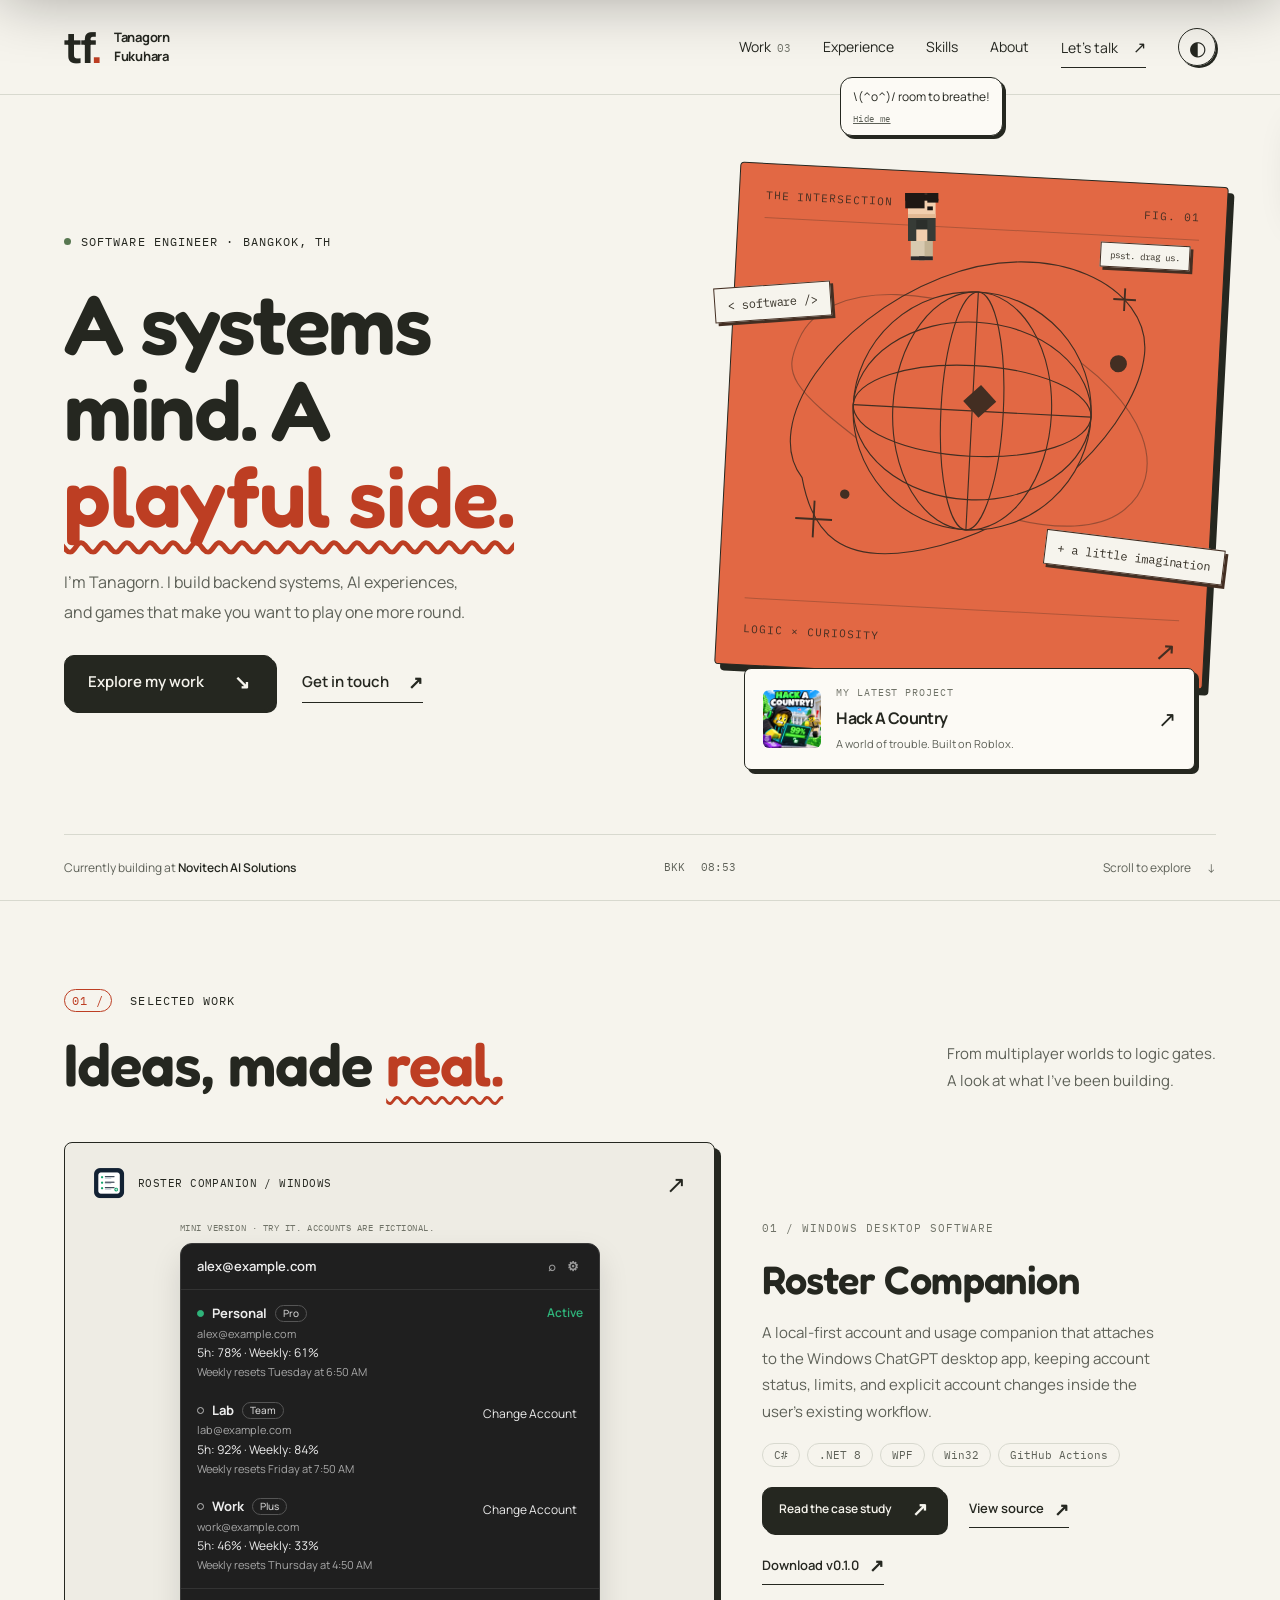
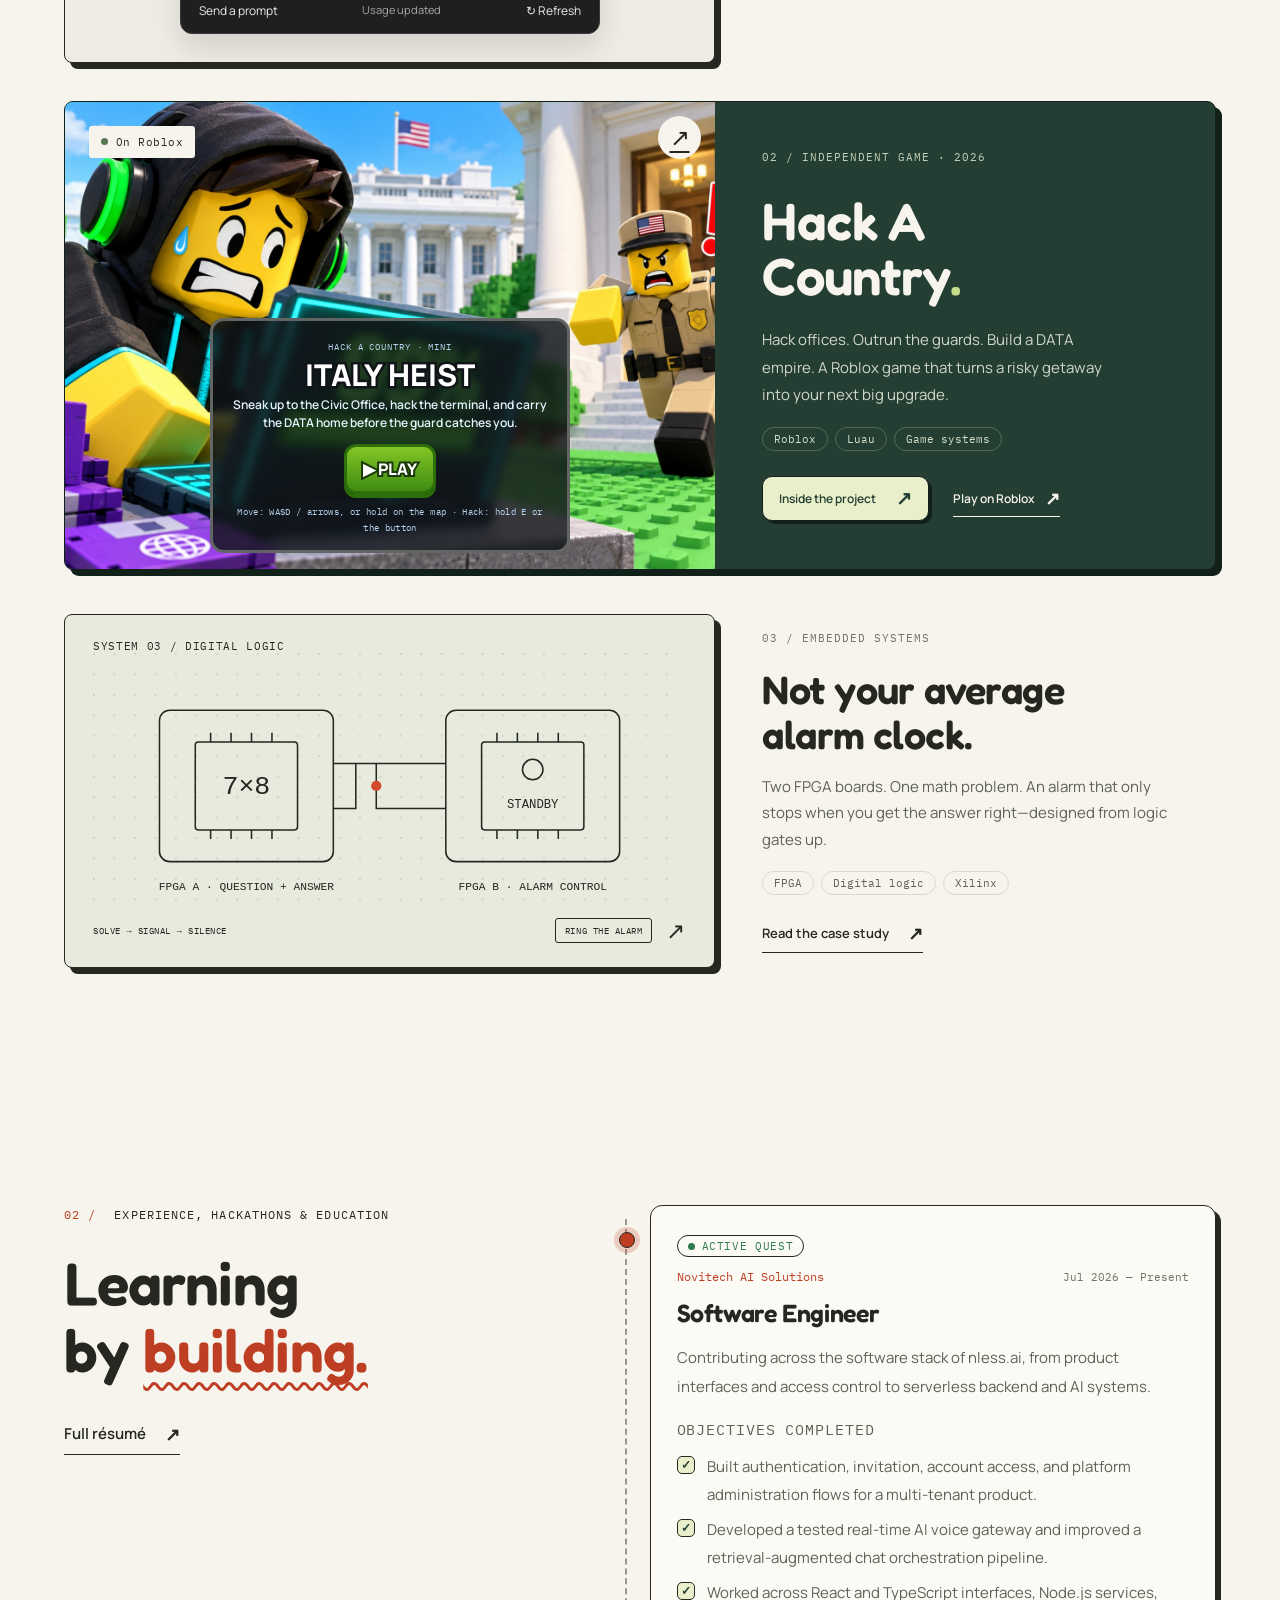
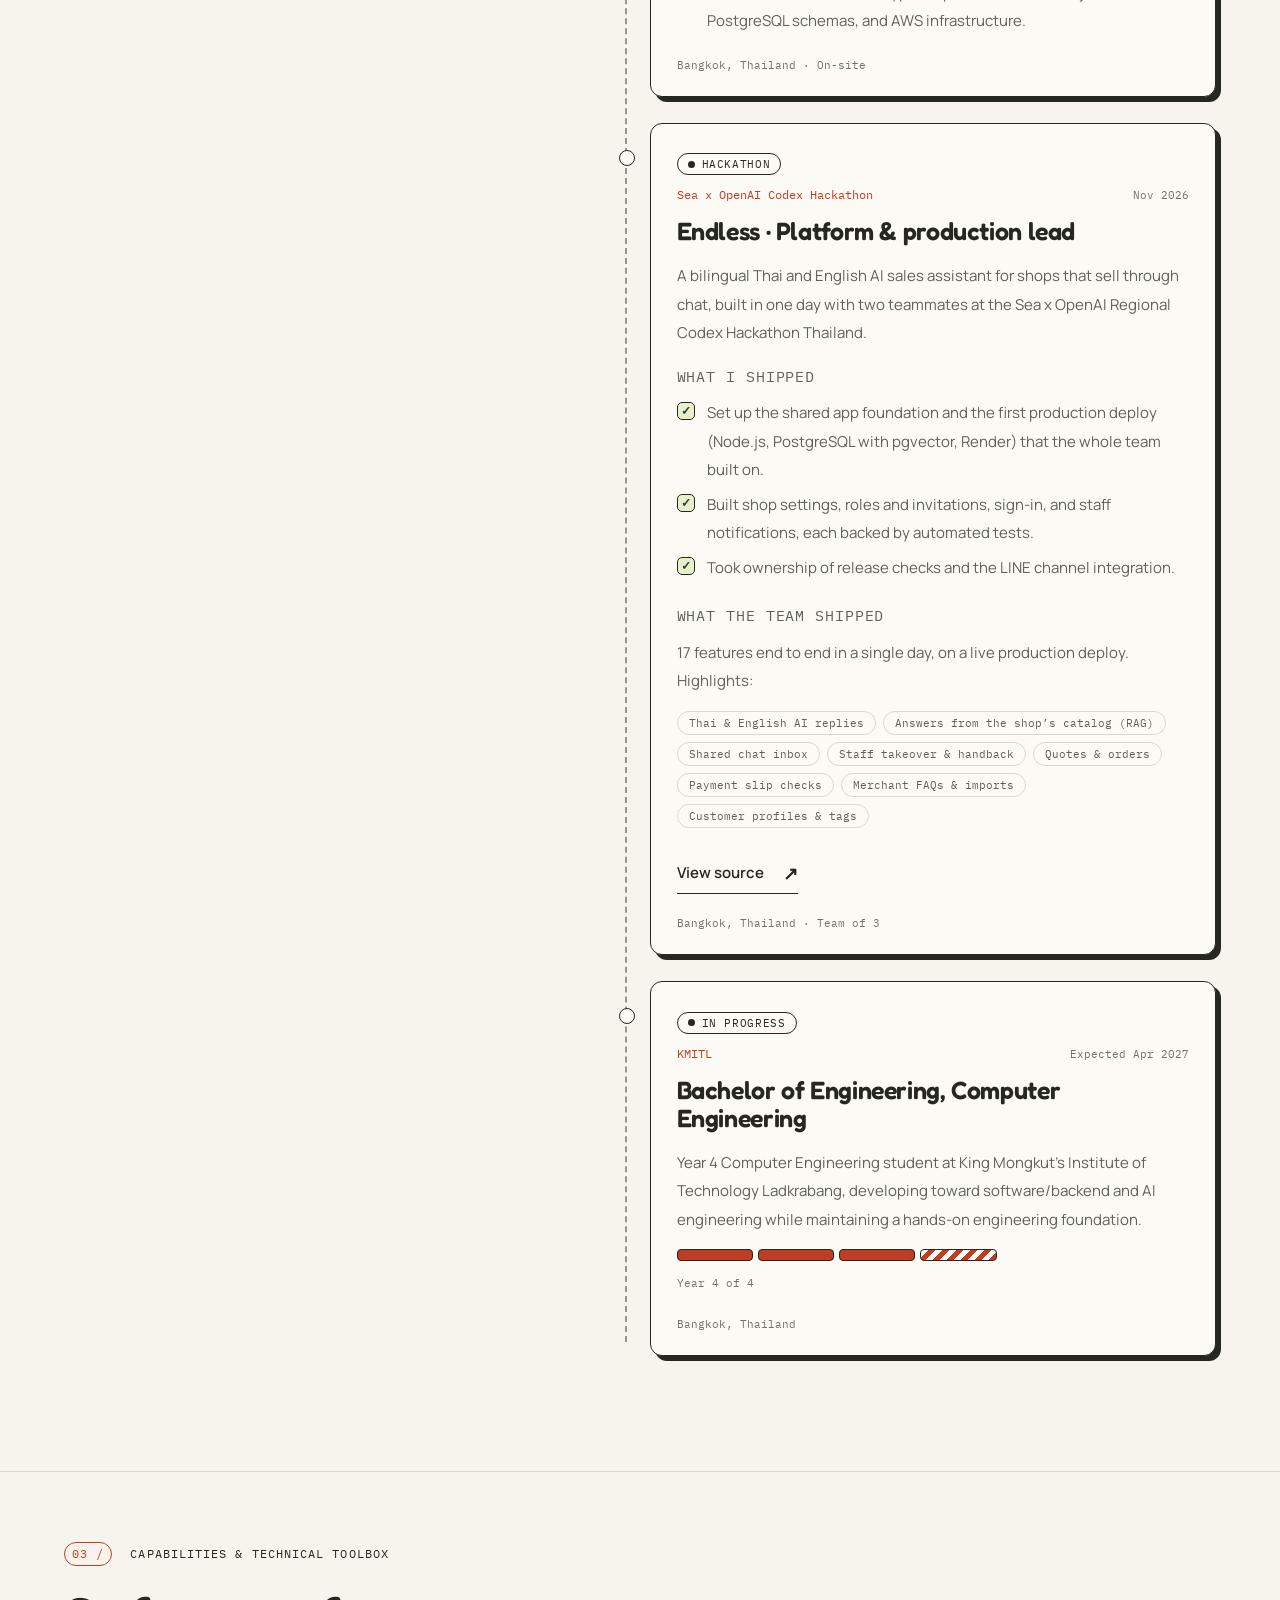
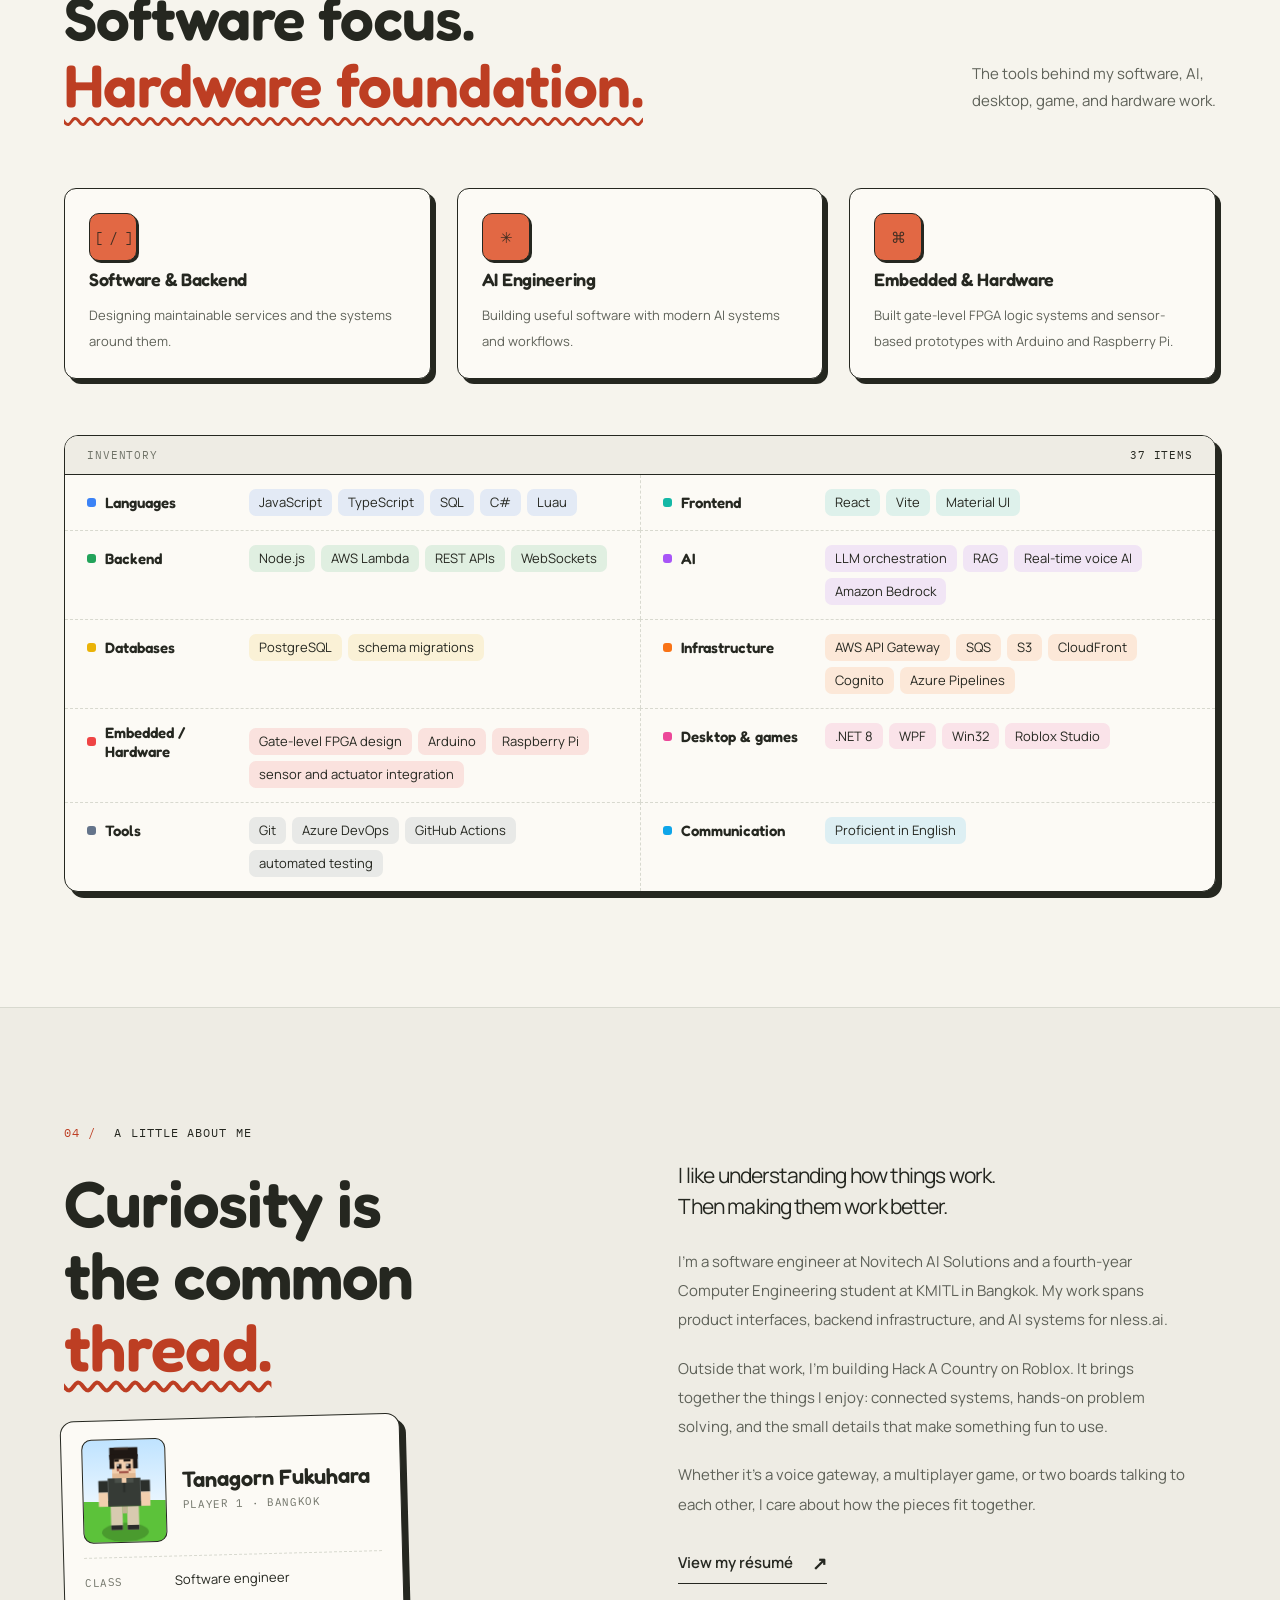
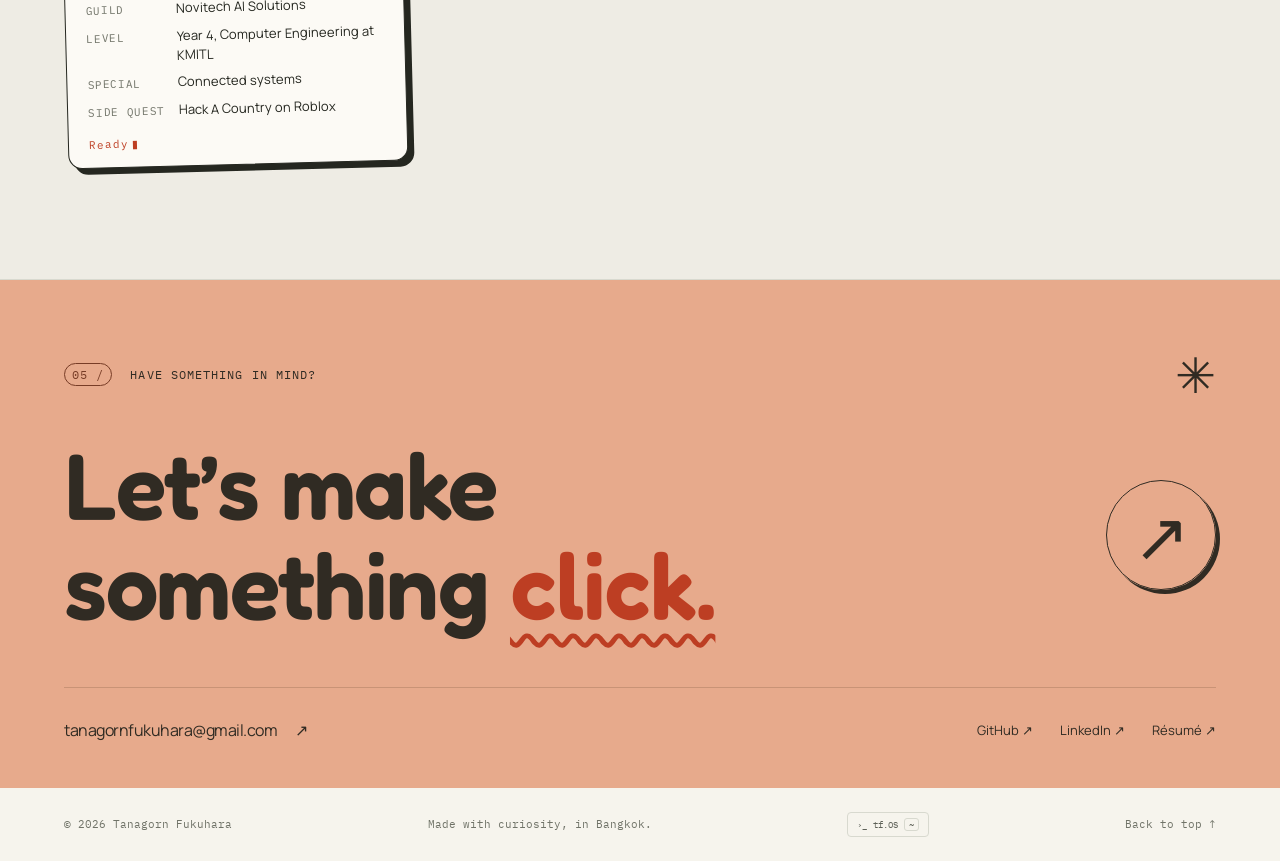
<file: index.html>
<!doctype html>
<html lang="en">
  <head>
    <meta charset="utf-8" />
    <meta name="viewport" content="width=device-width, initial-scale=1" />
    <meta
      name="description"
      content="Tanagorn Fukuhara — software engineer in Bangkok building backend systems, AI experiences, and Hack A Country on Roblox."
    />
    <meta name="author" content="Tanagorn Fukuhara" />
    <meta name="theme-color" content="#f6f4ed" />
    <meta property="og:type" content="website" />
    <meta property="og:url" content="https://tanagorn.com/" />
    <meta
      property="og:title"
      content="Tanagorn Fukuhara — A systems mind. A playful side."
    />
    <meta
      property="og:description"
      content="Software, AI, and game development. Selected work by a Bangkok-based software and computer engineer."
    />
    <meta
      property="og:image"
      content="https://tanagorn.com/assets/images/og-cover.png"
    />
    <meta
      property="og:image:alt"
      content="Tanagorn Fukuhara — Software & Computer Engineering"
    />
    <meta name="twitter:card" content="summary_large_image" />
    <link rel="canonical" href="https://tanagorn.com/" />
    <link rel="icon" href="assets/images/favicon.svg" type="image/svg+xml" />
    <link
      rel="preload"
      href="assets/fonts/manrope-latin.woff2"
      as="font"
      type="font/woff2"
      crossorigin
    />
    <link rel="preconnect" href="https://fonts.googleapis.com" />
    <link rel="preconnect" href="https://fonts.gstatic.com" crossorigin />
    <link
      rel="stylesheet"
      href="https://fonts.googleapis.com/css2?family=Fredoka:wght@500;600;700&display=swap"
    />
    <link rel="stylesheet" href="css/style.css?v=20261021-toy2" />
    <link rel="stylesheet" href="css/play.css?v=20261021-9" />
    <script src="js/main.js?v=20261011-2"></script>
    <script src="js/play.js?v=20261021-17" defer></script>
    <title>Tanagorn Fukuhara — Software, Systems & Play</title>
  </head>
  <body>
    <a class="skip-link" href="#main-content">Skip to content</a>
    <header class="site-header" data-header>
      <div class="shell header-inner">
        <a class="wordmark" href="#top" aria-label="Tanagorn Fukuhara, home"
          ><span class="wordmark-mark" aria-hidden="true">tf<span>.</span></span
          ><span class="wordmark-name">Tanagorn<br />Fukuhara</span></a
        >
        <button
          class="nav-toggle"
          type="button"
          aria-expanded="false"
          aria-controls="primary-nav"
        >
          <span class="sr-only">Toggle navigation</span
          ><span aria-hidden="true">Menu +</span>
        </button>
        <nav
          class="primary-nav"
          id="primary-nav"
          aria-label="Primary navigation"
        >
          <a href="#projects">Work <span>03</span></a
          ><a href="#experience">Experience</a><a href="#skills">Skills</a
          ><a href="#about">About</a
          ><a class="nav-contact" href="#contact"
            >Let’s talk <span aria-hidden="true">↗</span></a
          >
          <button
            class="theme-toggle"
            type="button"
            aria-label="Switch to dark theme"
            title="Switch to dark theme"
          >
            <span class="theme-icon" aria-hidden="true">◐</span>
          </button>
        </nav>
      </div>
    </header>

    <main id="main-content">
      <section class="hero" id="top" aria-labelledby="hero-title">
        <div class="shell">
          <div class="hero-layout">
            <div class="hero-copy">
              <p class="eyebrow hero-eyebrow">
                <span class="status-dot" aria-hidden="true"></span> Software
                engineer · Bangkok, TH
              </p>
              <h1 id="hero-title">
                A systems<br />mind. A<br /><em>playful side.</em>
              </h1>
              <p class="hero-intro">
                I’m Tanagorn. I build backend systems, AI experiences, and games
                that make you want to play one more round.
              </p>
              <div class="hero-actions">
                <a class="button button-primary" href="#projects"
                  >Explore my work <span aria-hidden="true">↘</span></a
                ><a class="text-link" href="#contact"
                  >Get in touch <span aria-hidden="true">↗</span></a
                >
              </div>
            </div>
            <div class="hero-visual">
              <div class="systems-art" aria-hidden="true">
                <div class="art-heading">
                  <span>THE INTERSECTION</span><span>FIG. 01</span>
                </div>
                <svg class="orbit-art" viewBox="0 0 460 380" fill="none">
                  <g stroke="currentColor" stroke-width="1.2">
                    <path
                      d="M54 264C8 210 76 97 190 45S413 43 409 115 314 293 204 328 66 315 54 264Z"
                    />
                    <path
                      opacity=".45"
                      d="M43 118C69 49 198 50 308 107S443 242 394 282 222 295 127 231 29 155 43 118Z"
                    />
                    <path
                      d="M49 307H88M68.5 287.5V326.5M373 58H397M385 46V70"
                      stroke-width="2"
                    />
                  </g>
                  <g class="orbit-globe" data-globe>
                    <g stroke="currentColor" stroke-width="1.2">
                      <circle cx="230" cy="184" r="126" fill="var(--art-fill)" />
                      <ellipse cx="230" cy="184" rx="84" ry="126" />
                      <ellipse cx="230" cy="184" rx="33" ry="126" />
                      <ellipse cx="230" cy="184" rx="126" ry="48" />
                      <ellipse cx="230" cy="184" rx="126" ry="94" />
                      <path d="M104 184H356M230 58V310" />
                    </g>
                    <path d="m220 174 18-18 17 17-18 18z" fill="var(--art-ink)" />
                  </g>
                  <circle cx="382" cy="126" r="9" fill="var(--art-ink)" />
                  <circle cx="100" cy="279" r="5" fill="var(--art-ink)" />
                </svg>
                <span class="art-label art-label-one" data-sticker
                  >&lt; software /&gt;</span
                ><span class="art-label art-label-two" data-sticker
                  >+ a little imagination</span
                ><span class="art-label art-label-three" data-sticker
                  >psst. drag us.</span
                >
                <div class="art-footer">
                  <span>LOGIC × CURIOSITY</span><span>↗</span>
                </div>
              </div>
              <a class="current-project" href="projects/hack-a-country.html"
                ><img
                  src="assets/images/hack-a-country-icon.png"
                  alt=""
                  width="64"
                  height="64"
                /><span
                  ><span class="micro-label">My latest project</span
                  ><strong>Hack A Country</strong
                  ><span class="current-detail"
                    >A world of trouble. Built on Roblox.</span
                  ></span
                ><span class="current-arrow" aria-hidden="true">↗</span></a
              >
            </div>
          </div>
          <div class="hero-footnote">
            <p>Currently building at <strong>Novitech AI Solutions</strong></p>
            <p class="local-time">BKK <span data-bangkok-time>UTC+7</span></p>
            <a href="#projects"
              >Scroll to explore <span aria-hidden="true">↓</span></a
            >
          </div>
        </div>
      </section>

      <section
        class="section work-section"
        id="projects"
        aria-labelledby="projects-title"
      >
        <div class="shell">
          <div class="section-heading reveal">
            <div>
              <p class="eyebrow"><span>01 /</span> Selected work</p>
              <h2 id="projects-title">Ideas, made <em>real.</em></h2>
            </div>
            <p>
              From multiplayer worlds to logic gates.<br />A look at what I’ve
              been building.
            </p>
          </div>
          <article class="secondary-project roster-project reveal">
            <div class="roster-media">
              <a
                class="roster-media-heading"
                href="projects/roster-companion.html"
                aria-label="Read the Roster Companion case study"
                ><img
                  src="assets/images/roster-companion-icon.png"
                  alt=""
                  width="256"
                  height="256"
                /><span>ROSTER COMPANION / WINDOWS</span
                ><span aria-hidden="true">↗</span></a
              >
              <img
                class="roster-preview"
                src="assets/images/roster-companion-context.png"
                alt="Roster Companion attached to the desktop app, showing fictional accounts and their usage limits."
                width="559"
                height="562"
                loading="lazy"
              />
              <div class="mini-roster" data-roster hidden>
                <p class="mini-caption">
                  Mini version · try it. Accounts are fictional.
                </p>
                <div class="rm-panel">
                  <div class="rm-head">
                    <span data-roster-email>alex@example.com</span
                    ><span class="rm-head-icons" aria-hidden="true">⌕ ⚙</span>
                  </div>
                  <ul class="rm-list" data-roster-list></ul>
                  <div class="rm-confirm" data-roster-confirm hidden>
                    <p data-roster-confirm-text></p>
                    <ol class="rm-steps" data-roster-steps></ol>
                    <div class="rm-confirm-actions">
                      <button type="button" data-roster-cancel>Cancel</button
                      ><button type="button" class="rm-primary" data-roster-go>
                        Change account
                      </button>
                    </div>
                  </div>
                  <div class="rm-foot">
                    <button type="button" data-roster-use>
                      Send a prompt
                    </button>
                    <span data-roster-status aria-live="polite"
                      >Usage updated</span
                    ><button type="button" data-roster-refresh>↻ Refresh</button>
                  </div>
                </div>
              </div>
            </div>
            <div class="secondary-copy">
              <p class="eyebrow">01 / Windows desktop software</p>
              <h3>Roster Companion</h3>
              <p>
                A local-first account and usage companion that attaches to the
                Windows ChatGPT desktop app, keeping account status, limits, and
                explicit account changes inside the user’s existing workflow.
              </p>
              <ul class="tag-list" aria-label="Roster Companion technologies">
                <li>C#</li>
                <li>.NET 8</li>
                <li>WPF</li>
                <li>Win32</li>
                <li>GitHub Actions</li>
              </ul>
              <div class="project-actions">
                <a
                  class="button button-primary"
                  href="projects/roster-companion.html"
                  >Read the case study <span aria-hidden="true">↗</span></a
                ><a
                  class="text-link"
                  href="https://github.com/tanagornf/roster-companion"
                  target="_blank"
                  rel="noopener noreferrer"
                  >View source <span aria-hidden="true">↗</span></a
                ><a
                  class="text-link"
                  href="https://github.com/tanagornf/roster-companion/releases/tag/v0.1.0"
                  target="_blank"
                  rel="noopener noreferrer"
                  >Download v0.1.0 <span aria-hidden="true">↗</span></a
                >
              </div>
            </div>
          </article>
          <article class="featured-project reveal">
            <div class="feature-media">
              <img
                src="assets/images/hack-a-country.jpg"
                alt="Hack A Country promotional artwork: a hacker’s laptop reaches 99% as a guard approaches."
                width="1920"
                height="1080"
                loading="lazy"
              /><span class="media-chip"
                ><span class="status-dot" aria-hidden="true"></span> On
                Roblox</span
              ><a
                class="media-arrow"
                href="projects/hack-a-country.html"
                aria-label="Explore Hack A Country"
                ><span aria-hidden="true">↗</span></a
              >
              <div class="hac" data-hac data-state="cover" hidden>
                <canvas
                  class="hac-canvas"
                  data-hac-canvas
                  tabindex="-1"
                  role="img"
                  aria-label="Top-down mini version of Hack A Country: hack the office terminal, then run home before the guard catches you."
                ></canvas>
                <p class="hac-banner" data-hac-banner></p>
                <div class="hac-action">
                  <button type="button" class="hac-hack" data-hac-hack>
                    <i data-hac-progress></i><span data-hac-hack-label
                      >HOLD HACK [E]</span
                    >
                  </button>
                  <div class="hac-bag" data-hac-bag hidden>
                    <i data-hac-bag-fill></i><span data-hac-bag-label
                      >BAG 0 / 0</span
                    >
                  </div>
                </div>
                <div class="hac-panel" data-hac-panel>
                  <p class="hac-kicker">Hack A Country · mini</p>
                  <p class="hac-title" data-hac-title>ITALY HEIST</p>
                  <p class="hac-sub" data-hac-sub>
                    Sneak up to the Civic Office, hack the terminal, and carry
                    the DATA home before the guard catches you.
                  </p>
                  <div class="hac-buttons">
                    <button type="button" class="hac-btn hac-green" data-hac-go>
                      ▶ PLAY
                    </button
                    ><a
                      class="hac-btn hac-gold"
                      data-hac-roblox
                      href="https://www.roblox.com/games/99593778538148/Hack-A-Country"
                      target="_blank"
                      rel="noopener noreferrer"
                      hidden
                      >PLAY ON ROBLOX ↗</a
                    >
                  </div>
                  <p class="hac-help" data-hac-help>
                    Move: WASD / arrows, or hold on the map · Hack: hold E or the
                    button
                  </p>
                </div>
              </div>
            </div>
            <div class="feature-copy">
              <p class="eyebrow">02 / Independent game · 2026</p>
              <h3>
                Hack A<br />
                Country<span>.</span>
              </h3>
              <p>
                Hack offices. Outrun the guards. Build a DATA empire. A Roblox
                game that turns a risky getaway into your next big upgrade.
              </p>
              <ul class="tag-list" aria-label="Hack A Country technologies">
                <li>Roblox</li>
                <li>Luau</li>
                <li>Game systems</li>
              </ul>
              <div class="project-actions">
                <a
                  class="button button-light"
                  href="projects/hack-a-country.html"
                  >Inside the project <span aria-hidden="true">↗</span></a
                ><a
                  class="text-link"
                  href="https://www.roblox.com/games/99593778538148/Hack-A-Country"
                  target="_blank"
                  rel="noopener noreferrer"
                  >Play on Roblox <span aria-hidden="true">↗</span></a
                >
              </div>
            </div>
          </article>
          <article class="secondary-project reveal">
            <div class="fpga-art" data-alarm-card data-state="idle">
              <span class="schematic-label"
                >SYSTEM 03 / DIGITAL LOGIC<span
                  class="alarm-state"
                  data-alarm-status
                  aria-live="polite"
                ></span
              ></span>
              <svg
                viewBox="0 0 580 260"
                role="img"
                aria-label="Two FPGA boards linked by a correct-answer signal"
              >
                <defs>
                  <pattern
                    id="board-grid"
                    width="20"
                    height="20"
                    patternUnits="userSpaceOnUse"
                  >
                    <circle
                      cx="1"
                      cy="1"
                      r="1"
                      fill="currentColor"
                      opacity=".15"
                    />
                  </pattern>
                </defs>
                <rect width="580" height="260" fill="url(#board-grid)" />
                <g stroke="currentColor" fill="none" stroke-width="1.5">
                  <rect x="65" y="56" width="170" height="148" rx="10" />
                  <rect x="345" y="56" width="170" height="148" rx="10" />
                  <path
                    class="alarm-wire"
                    d="M235 108h42v44h68M235 152h22v-44h88"
                  />
                  <rect x="100" y="87" width="100" height="86" rx="3" />
                  <rect x="380" y="87" width="100" height="86" rx="3" />
                  <path
                    d="M115 78v9m20-9v9m20-9v9m20-9v9M115 173v9m20-9v9m20-9v9m20-9v9M395 78v9m20-9v9m20-9v9m20-9v9M395 173v9m20-9v9m20-9v9m20-9v9"
                  />
                </g>
                <g
                  fill="currentColor"
                  text-anchor="middle"
                  font-family="monospace"
                >
                  <text x="150" y="138" font-size="26" data-alarm-question>
                    7×8
                  </text>
                  <text x="150" y="232" font-size="11">
                    FPGA A · QUESTION + ANSWER
                  </text>
                  <text x="430" y="152" font-size="12" data-alarm-word>
                    STANDBY
                  </text>
                  <text x="430" y="232" font-size="11">
                    FPGA B · ALARM CONTROL
                  </text>
                </g>
                <circle class="alarm-led" cx="430" cy="114" r="10" />
                <circle class="signal-dot" cx="277" cy="130" r="5" /></svg
              ><span class="schematic-footer"
                ><span class="schematic-flow">SOLVE → SIGNAL → SILENCE</span
                ><span class="schematic-actions"
                  ><button
                    type="button"
                    class="alarm-ring"
                    data-alarm-ring
                    hidden
                  >
                    Ring the alarm</button
                  ><a
                    class="schematic-link"
                    href="projects/dual-fpga-math-alarm.html"
                    aria-label="Read the Dual-FPGA Math Alarm case study"
                    ><span aria-hidden="true">↗</span></a
                  ></span
                ></span
              >
            </div>
            <div class="secondary-copy">
              <p class="eyebrow">03 / Embedded systems</p>
              <h3>Not your average<br />alarm clock.</h3>
              <p>
                Two FPGA boards. One math problem. An alarm that only stops when
                you get the answer right—designed from logic gates up.
              </p>
              <ul class="tag-list" aria-label="Math Alarm technologies">
                <li>FPGA</li>
                <li>Digital logic</li>
                <li>Xilinx</li>
              </ul>
              <a class="text-link" href="projects/dual-fpga-math-alarm.html"
                >Read the case study <span aria-hidden="true">↗</span></a
              >
            </div>
          </article>
        </div>
      </section>

      <section
        class="section experience-section"
        id="experience"
        aria-labelledby="experience-title"
      >
        <div class="shell experience-layout">
          <div class="reveal">
            <p class="eyebrow"><span>02 /</span> Experience, hackathons &amp; education</p>
            <h2 id="experience-title">Learning<br />by <em>building.</em></h2>
            <a class="text-link" href="resume/"
              >Full résumé <span aria-hidden="true">↗</span></a
            >
          </div>
          <ol class="timeline">
            <li class="timeline-item reveal is-active">
              <span class="quest-chip">Active quest</span>
              <div class="timeline-top">
                <p class="entry-label">Novitech AI Solutions</p>
                <span class="timeline-date">Jul 2026 — Present</span>
              </div>
              <h3>Software Engineer</h3>
              <p>
                Contributing across the software stack of nless.ai, from product
                interfaces and access control to serverless backend and AI
                systems.
              </p>
              <p class="objectives-label">Objectives completed</p>
              <ul class="experience-highlights objectives">
                <li>
                  Built authentication, invitation, account access, and platform
                  administration flows for a multi-tenant product.
                </li>
                <li>
                  Developed a tested real-time AI voice gateway and improved a
                  retrieval-augmented chat orchestration pipeline.
                </li>
                <li>
                  Worked across React and TypeScript interfaces, Node.js
                  services, PostgreSQL schemas, and AWS infrastructure.
                </li>
              </ul>
              <span class="timeline-location">Bangkok, Thailand · On-site</span>
            </li>
            <li class="timeline-item reveal">
              <span class="quest-chip">Hackathon</span>
              <div class="timeline-top">
                <p class="entry-label">Sea x OpenAI Codex Hackathon</p>
                <span class="timeline-date">Nov 2026</span>
              </div>
              <h3>Endless · Platform &amp; production lead</h3>
              <p>
                A bilingual Thai and English AI sales assistant for shops that
                sell through chat, built in one day with two teammates at the
                Sea x OpenAI Regional Codex Hackathon Thailand.
              </p>
              <p class="objectives-label">What I shipped</p>
              <ul class="experience-highlights objectives">
                <li>
                  Set up the shared app foundation and the first production
                  deploy (Node.js, PostgreSQL with pgvector, Render) that the
                  whole team built on.
                </li>
                <li>
                  Built shop settings, roles and invitations, sign-in, and staff
                  notifications, each backed by automated tests.
                </li>
                <li>
                  Took ownership of release checks and the LINE channel
                  integration.
                </li>
              </ul>
              <p class="objectives-label">What the team shipped</p>
              <p>
                17 features end to end in a single day, on a live production
                deploy. Highlights:
              </p>
              <ul class="tag-list" aria-label="Endless features shipped">
                <li>Thai &amp; English AI replies</li>
                <li>Answers from the shop’s catalog (RAG)</li>
                <li>Shared chat inbox</li>
                <li>Staff takeover &amp; handback</li>
                <li>Quotes &amp; orders</li>
                <li>Payment slip checks</li>
                <li>Merchant FAQs &amp; imports</li>
                <li>Customer profiles &amp; tags</li>
              </ul>
              <a
                class="text-link"
                href="https://github.com/tanagornf/Endless-Hackathon"
                >View source <span aria-hidden="true">↗</span></a
              >
              <span class="timeline-location">Bangkok, Thailand · Team of 3</span>
            </li>
            <li class="timeline-item reveal">
              <span class="quest-chip">In progress</span>
              <div class="timeline-top">
                <p class="entry-label">KMITL</p>
                <span class="timeline-date">Expected Apr 2027</span>
              </div>
              <h3>Bachelor of Engineering, Computer Engineering</h3>
              <p>
                Year 4 Computer Engineering student at King Mongkut’s Institute
                of Technology Ladkrabang, developing toward software/backend and
                AI engineering while maintaining a hands-on engineering
                foundation.
              </p>
              <div
                class="quest-progress"
                role="img"
                aria-label="Year 4 of 4, in progress"
              >
                <span></span><span></span><span></span
                ><span class="is-current"></span>
              </div>
              <span class="quest-progress-label">Year 4 of 4</span>
              <span class="timeline-location">Bangkok, Thailand</span>
            </li>
          </ol>
        </div>
      </section>

      <section
        class="section skills-section"
        id="skills"
        aria-labelledby="skills-title"
      >
        <div class="shell">
          <div class="section-heading reveal">
            <div>
              <p class="eyebrow">
                <span>03 /</span> Capabilities &amp; technical toolbox
              </p>
              <h2 id="skills-title">
                Software focus.<br /><em>Hardware foundation.</em>
              </h2>
            </div>
            <p>
              The tools behind my software, AI,<br />desktop, game, and hardware
              work.
            </p>
          </div>
          <div class="capability-grid">
            <article class="capability reveal">
              <span class="capability-icon" aria-hidden="true">[ / ]</span>
              <h3>Software &amp; Backend</h3>
              <p>
                Designing maintainable services and the systems around them.
              </p>
            </article>
            <article class="capability reveal">
              <span class="capability-icon" aria-hidden="true">✳</span>
              <h3>AI Engineering</h3>
              <p>
                Building useful software with modern AI systems and workflows.
              </p>
            </article>
            <article class="capability reveal">
              <span class="capability-icon" aria-hidden="true">⌘</span>
              <h3>Embedded &amp; Hardware</h3>
              <p>
                Built gate-level FPGA logic systems and sensor-based prototypes
                with Arduino and Raspberry Pi.
              </p>
            </article>
          </div>
          <div class="inventory reveal">
          <p class="inventory-head">
            <span>Inventory</span><strong>37 items</strong>
          </p>
          <dl class="toolbox-groups" aria-label="Full technical toolbox">
            <div style="--cat: #3b82f6">
              <dt>Languages</dt>
              <dd><span class="inv-item">JavaScript</span><span class="sr-only">, </span><span class="inv-item">TypeScript</span><span class="sr-only">, </span><span class="inv-item">SQL</span><span class="sr-only">, </span><span class="inv-item">C#</span><span class="sr-only">, </span><span class="inv-item">Luau</span></dd>
            </div>
            <div style="--cat: #14b8a6">
              <dt>Frontend</dt>
              <dd><span class="inv-item">React</span><span class="sr-only">, </span><span class="inv-item">Vite</span><span class="sr-only">, </span><span class="inv-item">Material UI</span></dd>
            </div>
            <div style="--cat: #22a35a">
              <dt>Backend</dt>
              <dd><span class="inv-item">Node.js</span><span class="sr-only">, </span><span class="inv-item">AWS Lambda</span><span class="sr-only">, </span><span class="inv-item">REST APIs</span><span class="sr-only">, </span><span class="inv-item">WebSockets</span></dd>
            </div>
            <div style="--cat: #a855f7">
              <dt>AI</dt>
              <dd><span class="inv-item">LLM orchestration</span><span class="sr-only">, </span><span class="inv-item">RAG</span><span class="sr-only">, </span><span class="inv-item">Real-time voice AI</span><span class="sr-only">, </span><span class="inv-item">Amazon Bedrock</span></dd>
            </div>
            <div style="--cat: #eab308">
              <dt>Databases</dt>
              <dd><span class="inv-item">PostgreSQL</span><span class="sr-only">, </span><span class="inv-item">schema migrations</span></dd>
            </div>
            <div style="--cat: #f97316">
              <dt>Infrastructure</dt>
              <dd><span class="inv-item">AWS API Gateway</span><span class="sr-only">, </span><span class="inv-item">SQS</span><span class="sr-only">, </span><span class="inv-item">S3</span><span class="sr-only">, </span><span class="inv-item">CloudFront</span><span class="sr-only">, </span><span class="inv-item">Cognito</span><span class="sr-only">, </span><span class="inv-item">Azure Pipelines</span></dd>
            </div>
            <div style="--cat: #ef4444">
              <dt>Embedded / Hardware</dt>
              <dd><span class="inv-item">Gate-level FPGA design</span><span class="sr-only">, </span><span class="inv-item">Arduino</span><span class="sr-only">, </span><span class="inv-item">Raspberry Pi</span><span class="sr-only">, </span><span class="inv-item">sensor and actuator integration</span></dd>
            </div>
            <div style="--cat: #ec4899">
              <dt>Desktop &amp; games</dt>
              <dd><span class="inv-item">.NET 8</span><span class="sr-only">, </span><span class="inv-item">WPF</span><span class="sr-only">, </span><span class="inv-item">Win32</span><span class="sr-only">, </span><span class="inv-item">Roblox Studio</span></dd>
            </div>
            <div style="--cat: #64748b">
              <dt>Tools</dt>
              <dd><span class="inv-item">Git</span><span class="sr-only">, </span><span class="inv-item">Azure DevOps</span><span class="sr-only">, </span><span class="inv-item">GitHub Actions</span><span class="sr-only">, </span><span class="inv-item">automated testing</span></dd>
            </div>
            <div style="--cat: #0ea5e9">
              <dt>Communication</dt>
              <dd><span class="inv-item">Proficient in English</span></dd>
            </div>
          </dl>
          </div>
        </div>
      </section>

      <section
        class="section about-section"
        id="about"
        aria-labelledby="about-title"
      >
        <div class="shell">
          <div class="about-layout">
            <div class="reveal">
              <p class="eyebrow"><span>04 /</span> A little about me</p>
              <h2 id="about-title">
                Curiosity is<br />the common<br /><em>thread.</em>
              </h2>
              <div class="player-card">
                <div class="player-card-top">
                  <canvas
                    class="player-avatar"
                    data-player-avatar
                    width="84"
                    height="104"
                    role="img"
                    aria-label="Pixel avatar of Tanagorn"
                  ></canvas>
                  <div>
                    <p class="player-name">Tanagorn Fukuhara</p>
                    <p class="player-tag">Player 1 · Bangkok</p>
                  </div>
                </div>
                <dl class="player-stats">
                  <dt>Class</dt>
                  <dd>Software engineer</dd>
                  <dt>Guild</dt>
                  <dd>Novitech AI Solutions</dd>
                  <dt>Level</dt>
                  <dd>Year 4, Computer Engineering at KMITL</dd>
                  <dt>Special</dt>
                  <dd>Connected systems</dd>
                  <dt>Side quest</dt>
                  <dd>Hack A Country on Roblox</dd>
                </dl>
                <p class="player-ready">Ready</p>
              </div>
            </div>
            <div class="about-copy reveal">
              <p class="about-lead">
                I like understanding how things work.<br />Then making them work
                better.
              </p>
              <p>
                I’m a software engineer at Novitech AI Solutions and a
                fourth-year Computer Engineering student at KMITL in Bangkok. My
                work spans product interfaces, backend infrastructure, and AI
                systems for nless.ai.
              </p>
              <p>
                Outside that work, I’m building Hack A Country on Roblox. It
                brings together the things I enjoy: connected systems, hands-on
                problem solving, and the small details that make something fun
                to use.
              </p>
              <p>
                Whether it’s a voice gateway, a multiplayer game, or two boards
                talking to each other, I care about how the pieces fit together.
              </p>
              <a class="text-link" href="resume/"
                >View my résumé <span aria-hidden="true">↗</span></a
              >
            </div>
          </div>
        </div>
      </section>

      <section
        class="contact-section"
        id="contact"
        aria-labelledby="contact-title"
      >
        <div class="shell">
          <div class="contact-top reveal">
            <p class="eyebrow"><span>05 /</span> Have something in mind?</p>
            <span class="contact-star" aria-hidden="true">✳</span>
          </div>
          <div class="contact-main reveal">
            <h2 id="contact-title">
              Let’s make<br />something <em>click.</em>
            </h2>
            <a
              class="contact-arrow"
              href="mailto:tanagornfukuhara@gmail.com"
              aria-label="Email Tanagorn"
              ><span aria-hidden="true">↗</span></a
            >
          </div>
          <div class="contact-bottom">
            <a class="email-link" href="mailto:tanagornfukuhara@gmail.com"
              >tanagornfukuhara@gmail.com <span aria-hidden="true">↗</span></a
            >
            <div class="social-links">
              <a
                href="https://github.com/tanagornf"
                target="_blank"
                rel="noopener noreferrer"
                >GitHub ↗</a
              ><a
                href="https://www.linkedin.com/in/tanagorn-fukuhara/"
                target="_blank"
                rel="noopener noreferrer"
                >LinkedIn ↗</a
              ><a href="resume/">Résumé ↗</a>
            </div>
          </div>
        </div>
      </section>
    </main>
    <footer class="site-footer">
      <div class="shell footer-inner">
        <p>© <span data-year>2026</span> Tanagorn Fukuhara</p>
        <p>Made with curiosity, in Bangkok.</p>
        <button type="button" class="terminal-open" data-terminal-open hidden>
          <span aria-hidden="true">›_</span> tf.OS <kbd>~</kbd>
        </button>
        <a href="#top">Back to top ↑</a>
      </div>
    </footer>
  </body>
</html>
</file>
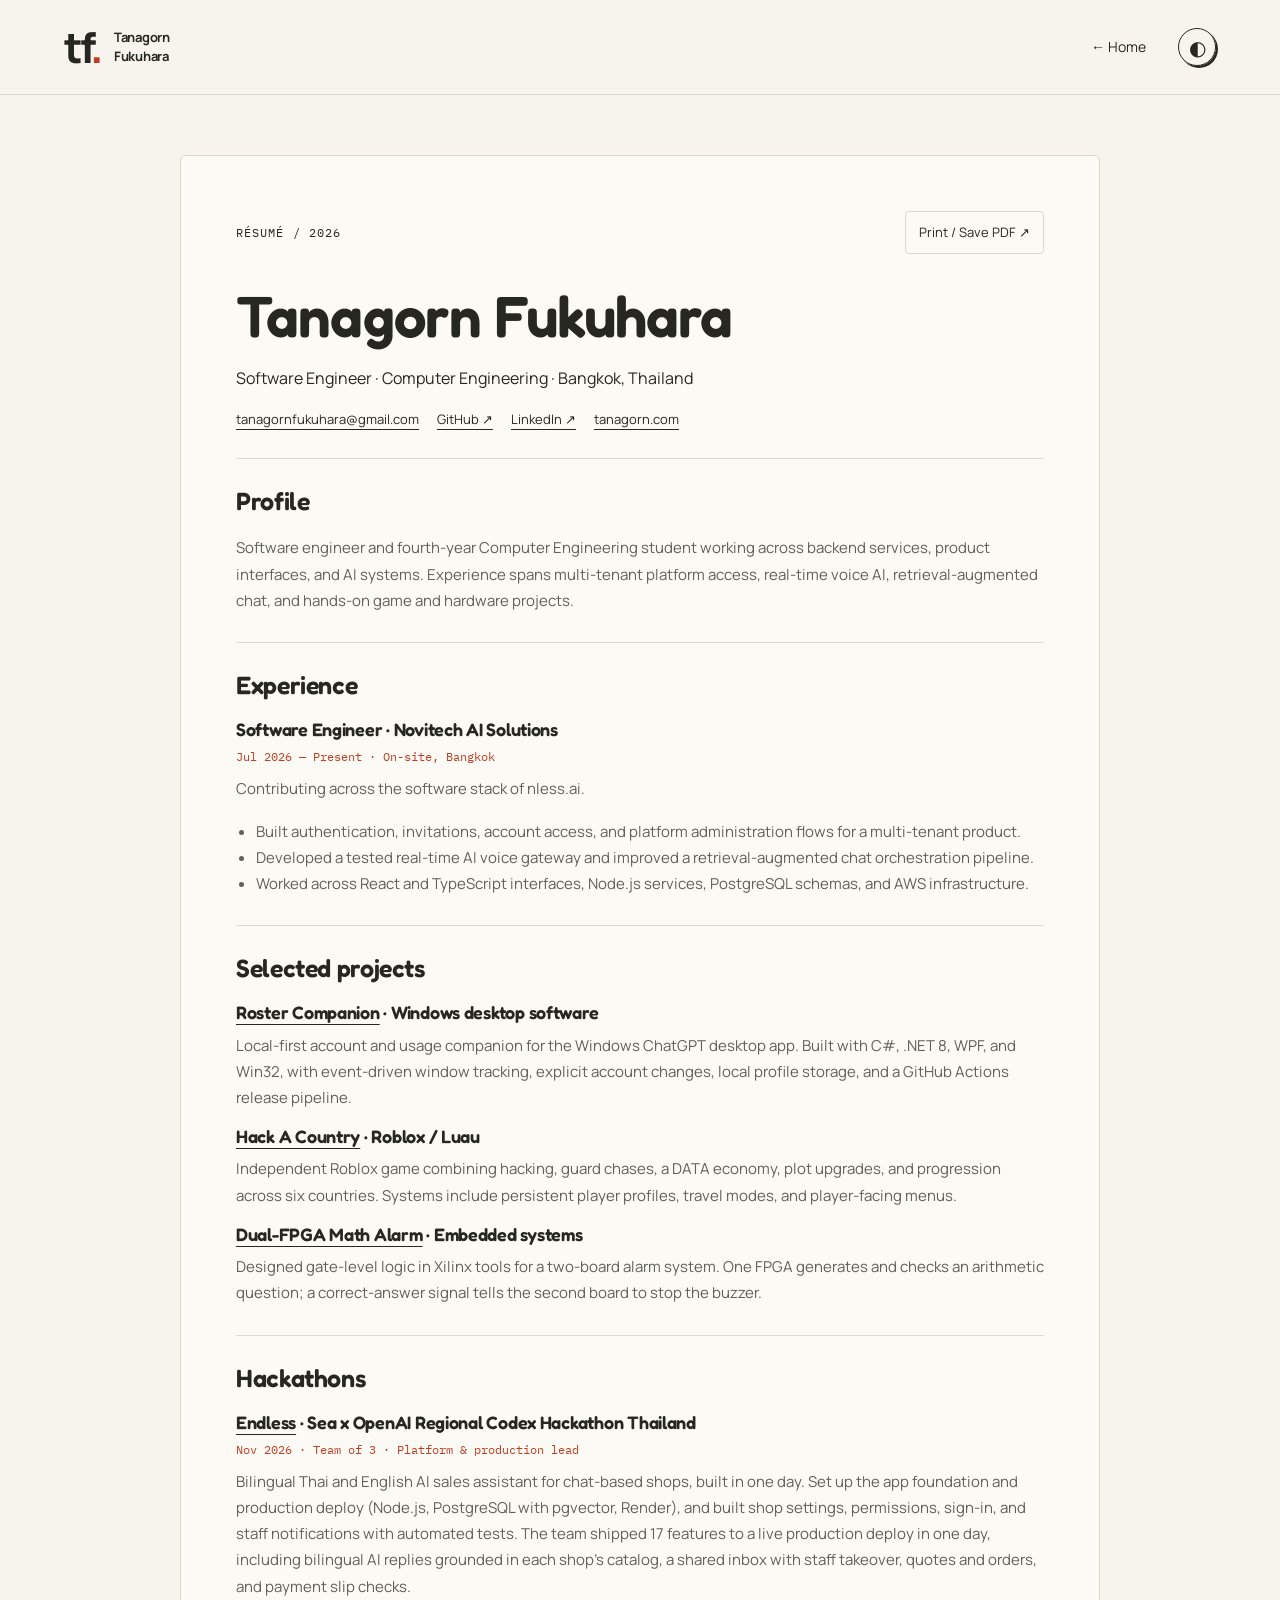
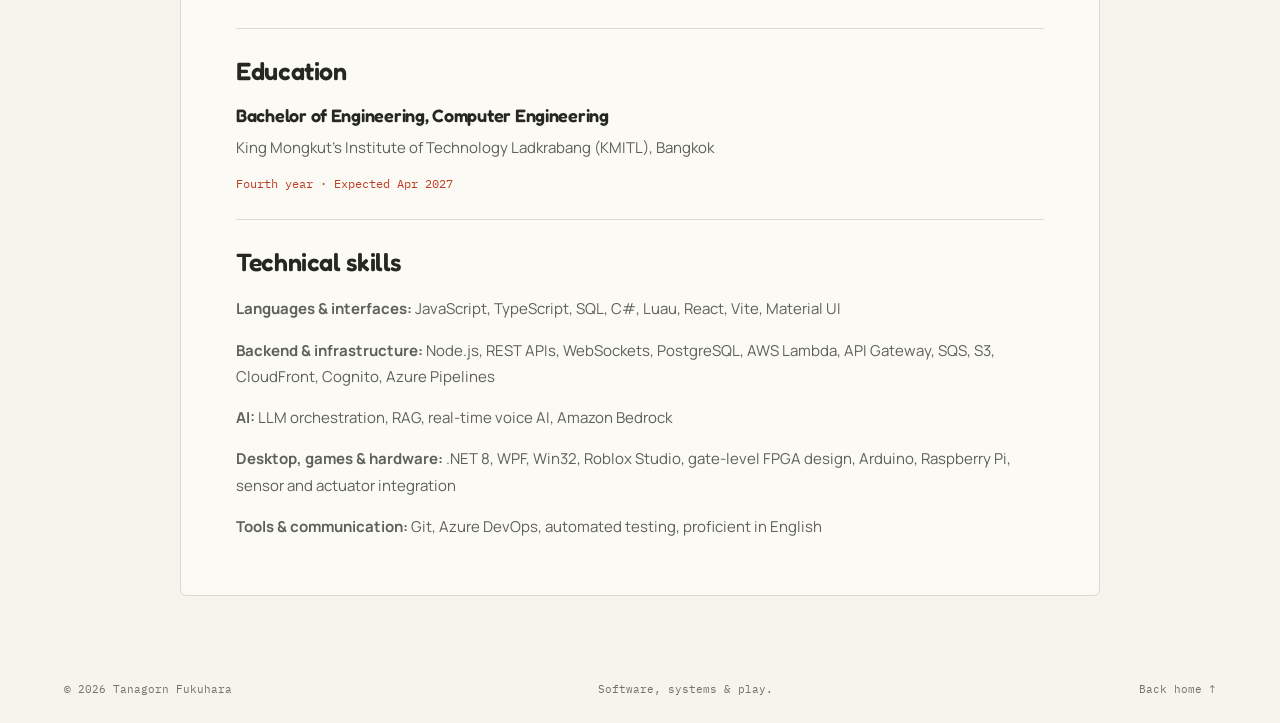
<file: resume/index.html>
<!doctype html>
<html lang="en">
  <head>
    <meta charset="utf-8" />
    <meta name="viewport" content="width=device-width, initial-scale=1" />
    <meta
      name="description"
      content="Résumé of Tanagorn Fukuhara, Software Engineer at Novitech AI Solutions and Computer Engineering student at KMITL."
    />
    <meta name="robots" content="noindex" />
    <meta name="theme-color" content="#f6f4ed" />
    <link rel="icon" href="../assets/images/favicon.svg" type="image/svg+xml" />
    <link rel="preconnect" href="https://fonts.googleapis.com" />
    <link rel="preconnect" href="https://fonts.gstatic.com" crossorigin />
    <link
      rel="stylesheet"
      href="https://fonts.googleapis.com/css2?family=Fredoka:wght@500;600;700&display=swap"
    />
    <link rel="stylesheet" href="../css/style.css?v=20261021-toy2" />
    <script src="../js/main.js?v=20261011-2"></script>
    <title>Résumé — Tanagorn Fukuhara</title>
  </head>
  <body class="subpage-body">
    <a class="skip-link" href="#main-content">Skip to content</a>
    <header class="site-header" data-header>
      <div class="shell header-inner">
        <a
          class="wordmark"
          href="../index.html"
          aria-label="Tanagorn Fukuhara, home"
          ><span class="wordmark-mark" aria-hidden="true">tf<span>.</span></span
          ><span class="wordmark-name">Tanagorn<br />Fukuhara</span></a
        >
        <nav class="primary-nav" aria-label="Résumé navigation">
          <a href="../index.html">← Home</a
          ><button
            class="theme-toggle"
            type="button"
            aria-label="Switch color theme"
          >
            <span aria-hidden="true">◐</span>
          </button>
        </nav>
      </div>
    </header>
    <main class="subpage" id="main-content">
      <article class="resume-sheet">
        <div class="resume-tools">
          <p class="eyebrow">Résumé / 2026</p>
          <button class="print-button" type="button" data-print>
            Print / Save PDF ↗
          </button>
        </div>
        <h1>Tanagorn Fukuhara</h1>
        <p>Software Engineer · Computer Engineering · Bangkok, Thailand</p>
        <div class="resume-contact">
          <a href="mailto:tanagornfukuhara@gmail.com"
            >tanagornfukuhara@gmail.com</a
          ><a
            href="https://github.com/tanagornf"
            target="_blank"
            rel="noopener noreferrer"
            >GitHub ↗</a
          ><a
            href="https://www.linkedin.com/in/tanagorn-fukuhara/"
            target="_blank"
            rel="noopener noreferrer"
            >LinkedIn ↗</a
          ><a href="../index.html">tanagorn.com</a>
        </div>
        <section class="resume-section">
          <h2>Profile</h2>
          <p>
            Software engineer and fourth-year Computer Engineering student
            working across backend services, product interfaces, and AI systems.
            Experience spans multi-tenant platform access, real-time voice AI,
            retrieval-augmented chat, and hands-on game and hardware projects.
          </p>
        </section>
        <section class="resume-section">
          <h2>Experience</h2>
          <h3>Software Engineer · Novitech AI Solutions</h3>
          <p class="resume-date">Jul 2026 — Present · On-site, Bangkok</p>
          <p>Contributing across the software stack of nless.ai.</p>
          <ul>
            <li>
              Built authentication, invitations, account access, and platform
              administration flows for a multi-tenant product.
            </li>
            <li>
              Developed a tested real-time AI voice gateway and improved a
              retrieval-augmented chat orchestration pipeline.
            </li>
            <li>
              Worked across React and TypeScript interfaces, Node.js services,
              PostgreSQL schemas, and AWS infrastructure.
            </li>
          </ul>
        </section>
        <section class="resume-section">
          <h2>Selected projects</h2>
          <h3>
            <a href="../projects/roster-companion.html">Roster Companion</a> ·
            Windows desktop software
          </h3>
          <p>
            Local-first account and usage companion for the Windows ChatGPT
            desktop app. Built with C#, .NET 8, WPF, and Win32, with
            event-driven window tracking, explicit account changes, local
            profile storage, and a GitHub Actions release pipeline.
          </p>
          <h3>
            <a href="../projects/hack-a-country.html">Hack A Country</a> ·
            Roblox / Luau
          </h3>
          <p>
            Independent Roblox game combining hacking, guard chases, a DATA
            economy, plot upgrades, and progression across six countries.
            Systems include persistent player profiles, travel modes, and
            player-facing menus.
          </p>
          <h3>
            <a href="../projects/dual-fpga-math-alarm.html"
              >Dual-FPGA Math Alarm</a
            >
            · Embedded systems
          </h3>
          <p>
            Designed gate-level logic in Xilinx tools for a two-board alarm
            system. One FPGA generates and checks an arithmetic question; a
            correct-answer signal tells the second board to stop the buzzer.
          </p>
        </section>
        <section class="resume-section">
          <h2>Hackathons</h2>
          <h3>
            <a href="https://github.com/tanagornf/Endless-Hackathon">Endless</a>
            · Sea x OpenAI Regional Codex Hackathon Thailand
          </h3>
          <p class="resume-date">Nov 2026 · Team of 3 · Platform &amp; production lead</p>
          <p>
            Bilingual Thai and English AI sales assistant for chat-based shops,
            built in one day. Set up the app foundation and production deploy
            (Node.js, PostgreSQL with pgvector, Render), and built shop
            settings, permissions, sign-in, and staff notifications with
            automated tests. The team shipped 17 features to a live production deploy in one day, including bilingual AI replies grounded in each shop’s catalog, a shared inbox with staff takeover, quotes and orders, and payment slip checks.
          </p>
        </section>
        <section class="resume-section">
          <h2>Education</h2>
          <h3>Bachelor of Engineering, Computer Engineering</h3>
          <p>
            King Mongkut’s Institute of Technology Ladkrabang (KMITL), Bangkok
          </p>
          <p class="resume-date">Fourth year · Expected Apr 2027</p>
        </section>
        <section class="resume-section">
          <h2>Technical skills</h2>
          <p>
            <strong>Languages &amp; interfaces:</strong> JavaScript, TypeScript,
            SQL, C#, Luau, React, Vite, Material UI
          </p>
          <p>
            <strong>Backend &amp; infrastructure:</strong> Node.js, REST APIs,
            WebSockets, PostgreSQL, AWS Lambda, API Gateway, SQS, S3,
            CloudFront, Cognito, Azure Pipelines
          </p>
          <p>
            <strong>AI:</strong> LLM orchestration, RAG, real-time voice AI,
            Amazon Bedrock
          </p>
          <p>
            <strong>Desktop, games &amp; hardware:</strong> .NET 8, WPF, Win32,
            Roblox Studio, gate-level FPGA design, Arduino, Raspberry Pi, sensor
            and actuator integration
          </p>
          <p>
            <strong>Tools &amp; communication:</strong> Git, Azure DevOps,
            automated testing, proficient in English
          </p>
        </section>
      </article>
    </main>
    <footer class="site-footer">
      <div class="shell footer-inner">
        <p>© <span data-year>2026</span> Tanagorn Fukuhara</p>
        <p>Software, systems &amp; play.</p>
        <a href="../index.html">Back home ↑</a>
      </div>
    </footer>
  </body>
</html>
</file>
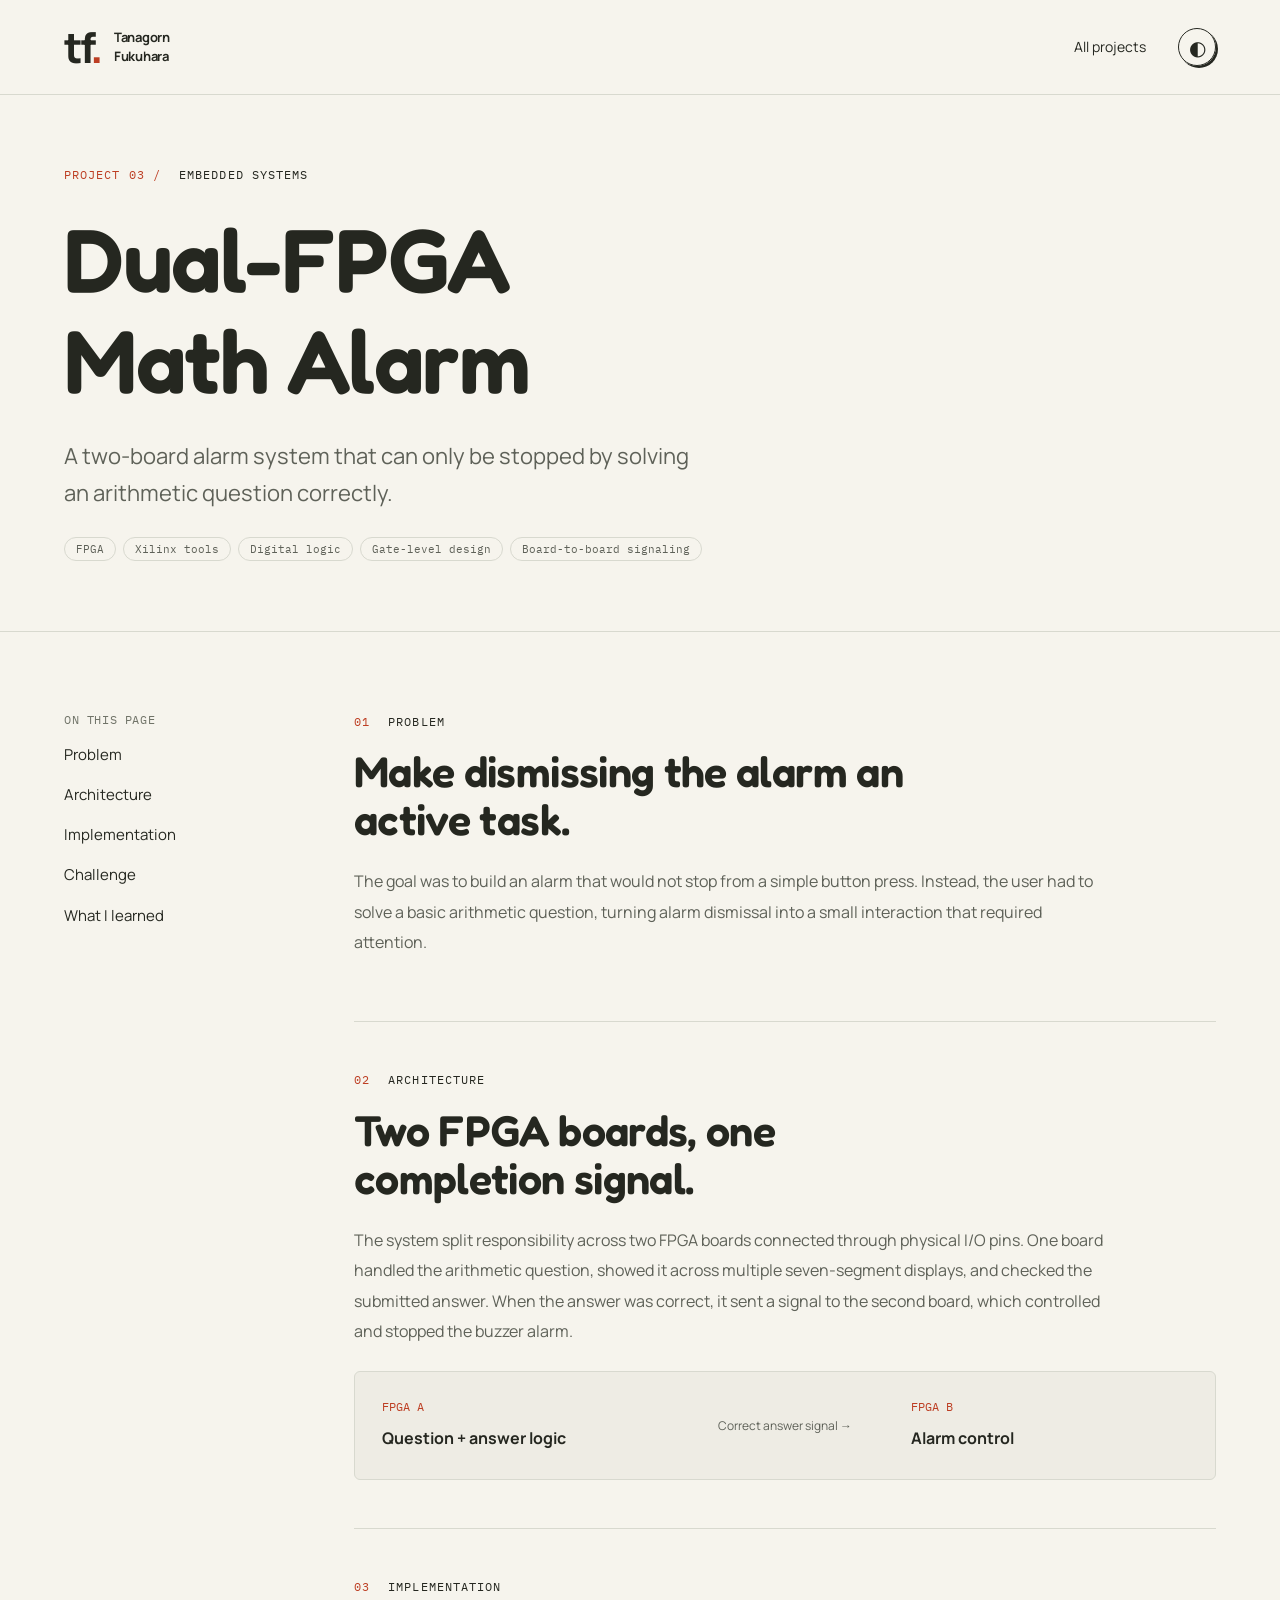
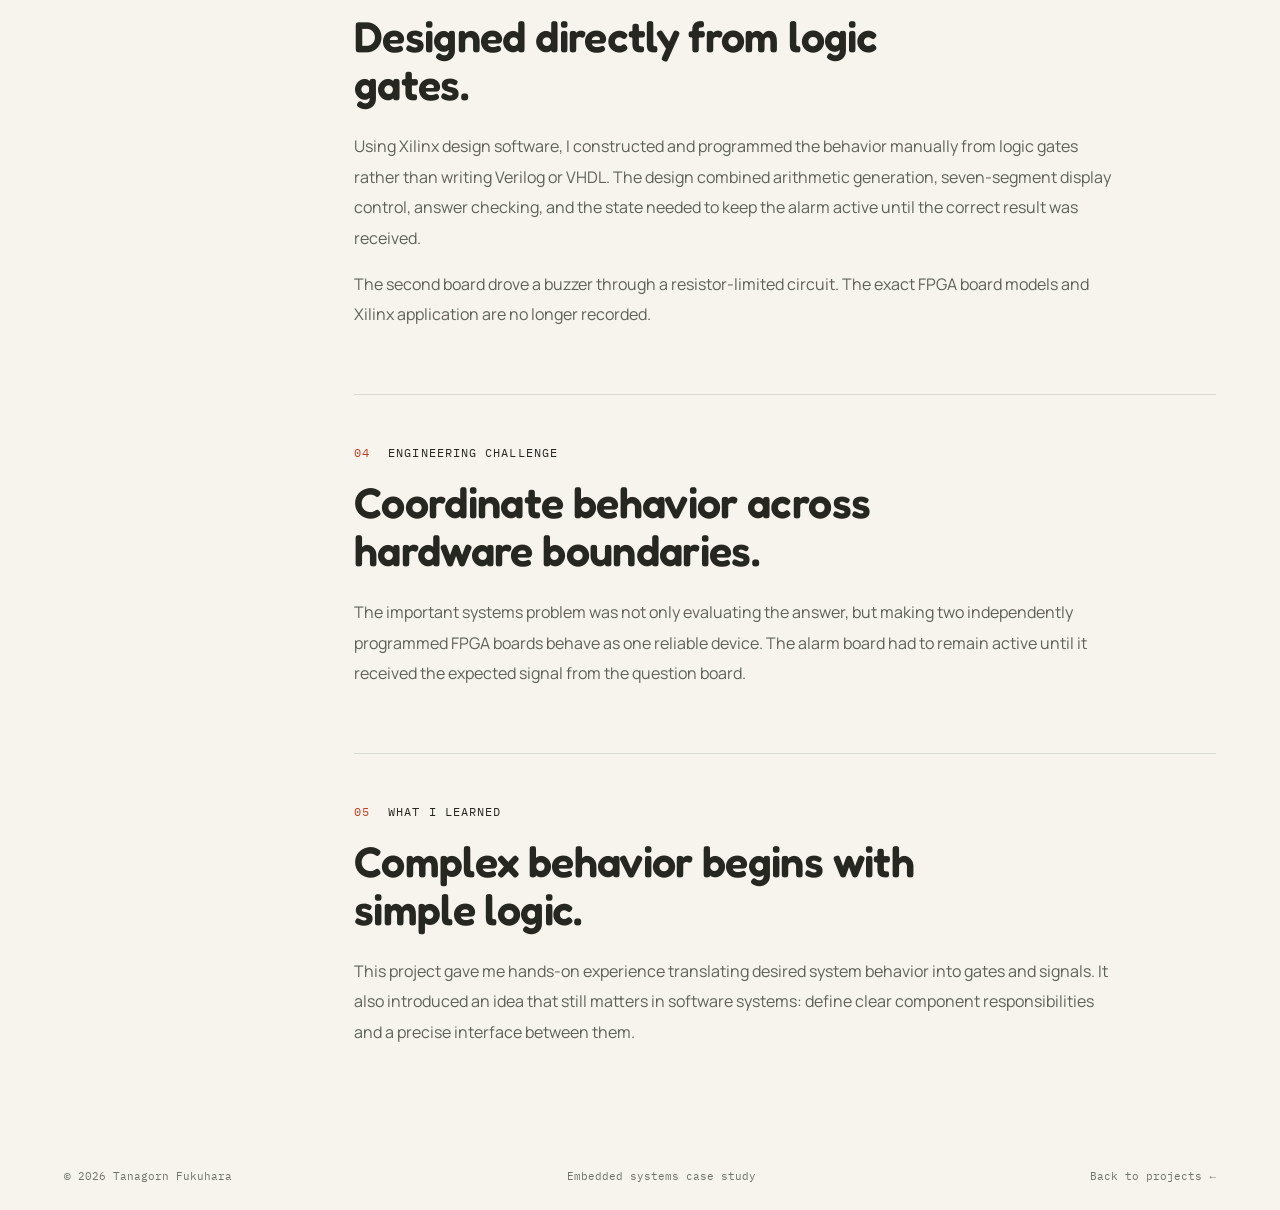
<file: projects/dual-fpga-math-alarm.html>
<!doctype html>
<html lang="en">
  <head>
    <meta charset="utf-8" />
    <meta name="viewport" content="width=device-width, initial-scale=1" />
    <meta
      name="description"
      content="A dual-FPGA alarm system designed by Tanagorn Fukuhara using gate-level digital logic and board-to-board signaling."
    />
    <meta name="author" content="Tanagorn Fukuhara" />
    <meta property="og:type" content="article" />
    <meta
      property="og:url"
      content="https://tanagorn.com/projects/dual-fpga-math-alarm.html"
    />
    <meta
      property="og:title"
      content="Dual-FPGA Math Alarm — Tanagorn Fukuhara"
    />
    <meta
      property="og:description"
      content="A two-board digital logic system that stops an alarm only after a correct arithmetic answer."
    />
    <link rel="icon" href="../assets/images/favicon.svg" type="image/svg+xml" />
    <link
      rel="canonical"
      href="https://tanagorn.com/projects/dual-fpga-math-alarm.html"
    />
    <link rel="preconnect" href="https://fonts.googleapis.com" />
    <link rel="preconnect" href="https://fonts.gstatic.com" crossorigin />
    <link
      rel="stylesheet"
      href="https://fonts.googleapis.com/css2?family=Fredoka:wght@500;600;700&display=swap"
    />
    <link rel="stylesheet" href="../css/style.css?v=20261021-toy2" />
    <script src="../js/main.js?v=20261011-2"></script>
    <title>Dual-FPGA Math Alarm — Tanagorn Fukuhara</title>
  </head>
  <body class="subpage-body">
    <a class="skip-link" href="#main-content">Skip to content</a>
    <header class="site-header" data-header>
      <div class="shell header-inner">
        <a
          class="wordmark"
          href="../index.html"
          aria-label="Tanagorn Fukuhara, home"
        >
          <span class="wordmark-mark" aria-hidden="true">tf<span>.</span></span>
          <span class="wordmark-name">Tanagorn<br />Fukuhara</span>
        </a>
        <nav class="primary-nav" aria-label="Project navigation">
          <a href="../index.html#projects">All projects</a>
          <button
            class="theme-toggle"
            type="button"
            aria-label="Switch color theme"
          >
            <span class="theme-icon" aria-hidden="true">◐</span>
            <span class="theme-label">Theme</span>
          </button>
        </nav>
      </div>
    </header>

    <main class="subpage" id="main-content">
      <header class="subpage-hero section-grid">
        <div class="shell">
          <p class="eyebrow"><span>Project 03 /</span> Embedded systems</p>
          <h1 class="subpage-title">Dual-FPGA Math Alarm</h1>
          <p class="subpage-lead">
            A two-board alarm system that can only be stopped by solving an
            arithmetic question correctly.
          </p>
          <ul class="tag-list" aria-label="Project technologies">
            <li>FPGA</li>
            <li>Xilinx tools</li>
            <li>Digital logic</li>
            <li>Gate-level design</li>
            <li>Board-to-board signaling</li>
          </ul>
        </div>
      </header>

      <div class="shell content-layout">
        <aside class="content-nav" aria-label="Case study sections">
          <p>On this page</p>
          <ol>
            <li><a href="#problem">Problem</a></li>
            <li><a href="#architecture">Architecture</a></li>
            <li><a href="#implementation">Implementation</a></li>
            <li><a href="#challenges">Challenge</a></li>
            <li><a href="#lessons">What I learned</a></li>
          </ol>
        </aside>

        <article>
          <section class="case-study-section" id="problem">
            <p class="eyebrow"><span>01</span> Problem</p>
            <h2>Make dismissing the alarm an active task.</h2>
            <p>
              The goal was to build an alarm that would not stop from a simple
              button press. Instead, the user had to solve a basic arithmetic
              question, turning alarm dismissal into a small interaction that
              required attention.
            </p>
          </section>

          <section class="case-study-section" id="architecture">
            <p class="eyebrow"><span>02</span> Architecture</p>
            <h2>Two FPGA boards, one completion signal.</h2>
            <p>
              The system split responsibility across two FPGA boards connected
              through physical I/O pins. One board handled the arithmetic
              question, showed it across multiple seven-segment displays, and
              checked the submitted answer. When the answer was correct, it sent
              a signal to the second board, which controlled and stopped the
              buzzer alarm.
            </p>
            <div
              class="system-flow"
              role="img"
              aria-label="Question and answer FPGA sends a correct-answer signal to the alarm-control FPGA"
            >
              <div>
                <span>FPGA A</span>
                <strong>Question + answer logic</strong>
              </div>
              <p aria-hidden="true">Correct answer signal →</p>
              <div>
                <span>FPGA B</span>
                <strong>Alarm control</strong>
              </div>
            </div>
          </section>

          <section class="case-study-section" id="implementation">
            <p class="eyebrow"><span>03</span> Implementation</p>
            <h2>Designed directly from logic gates.</h2>
            <p>
              Using Xilinx design software, I constructed and programmed the
              behavior manually from logic gates rather than writing Verilog or
              VHDL. The design combined arithmetic generation, seven-segment
              display control, answer checking, and the state needed to keep the
              alarm active until the correct result was received.
            </p>
            <p>
              The second board drove a buzzer through a resistor-limited
              circuit. The exact FPGA board models and Xilinx application are no
              longer recorded.
            </p>
          </section>

          <section class="case-study-section" id="challenges">
            <p class="eyebrow"><span>04</span> Engineering challenge</p>
            <h2>Coordinate behavior across hardware boundaries.</h2>
            <p>
              The important systems problem was not only evaluating the answer,
              but making two independently programmed FPGA boards behave as one
              reliable device. The alarm board had to remain active until it
              received the expected signal from the question board.
            </p>
          </section>

          <section class="case-study-section" id="lessons">
            <p class="eyebrow"><span>05</span> What I learned</p>
            <h2>Complex behavior begins with simple logic.</h2>
            <p>
              This project gave me hands-on experience translating desired
              system behavior into gates and signals. It also introduced an idea
              that still matters in software systems: define clear component
              responsibilities and a precise interface between them.
            </p>
          </section>
        </article>
      </div>
    </main>

    <footer class="site-footer">
      <div class="shell footer-inner">
        <p>© <span data-year>2026</span> Tanagorn Fukuhara</p>
        <p>Embedded systems case study</p>
        <a href="../index.html#projects"
          >Back to projects <span aria-hidden="true">←</span></a
        >
      </div>
    </footer>
  </body>
</html>
</file>
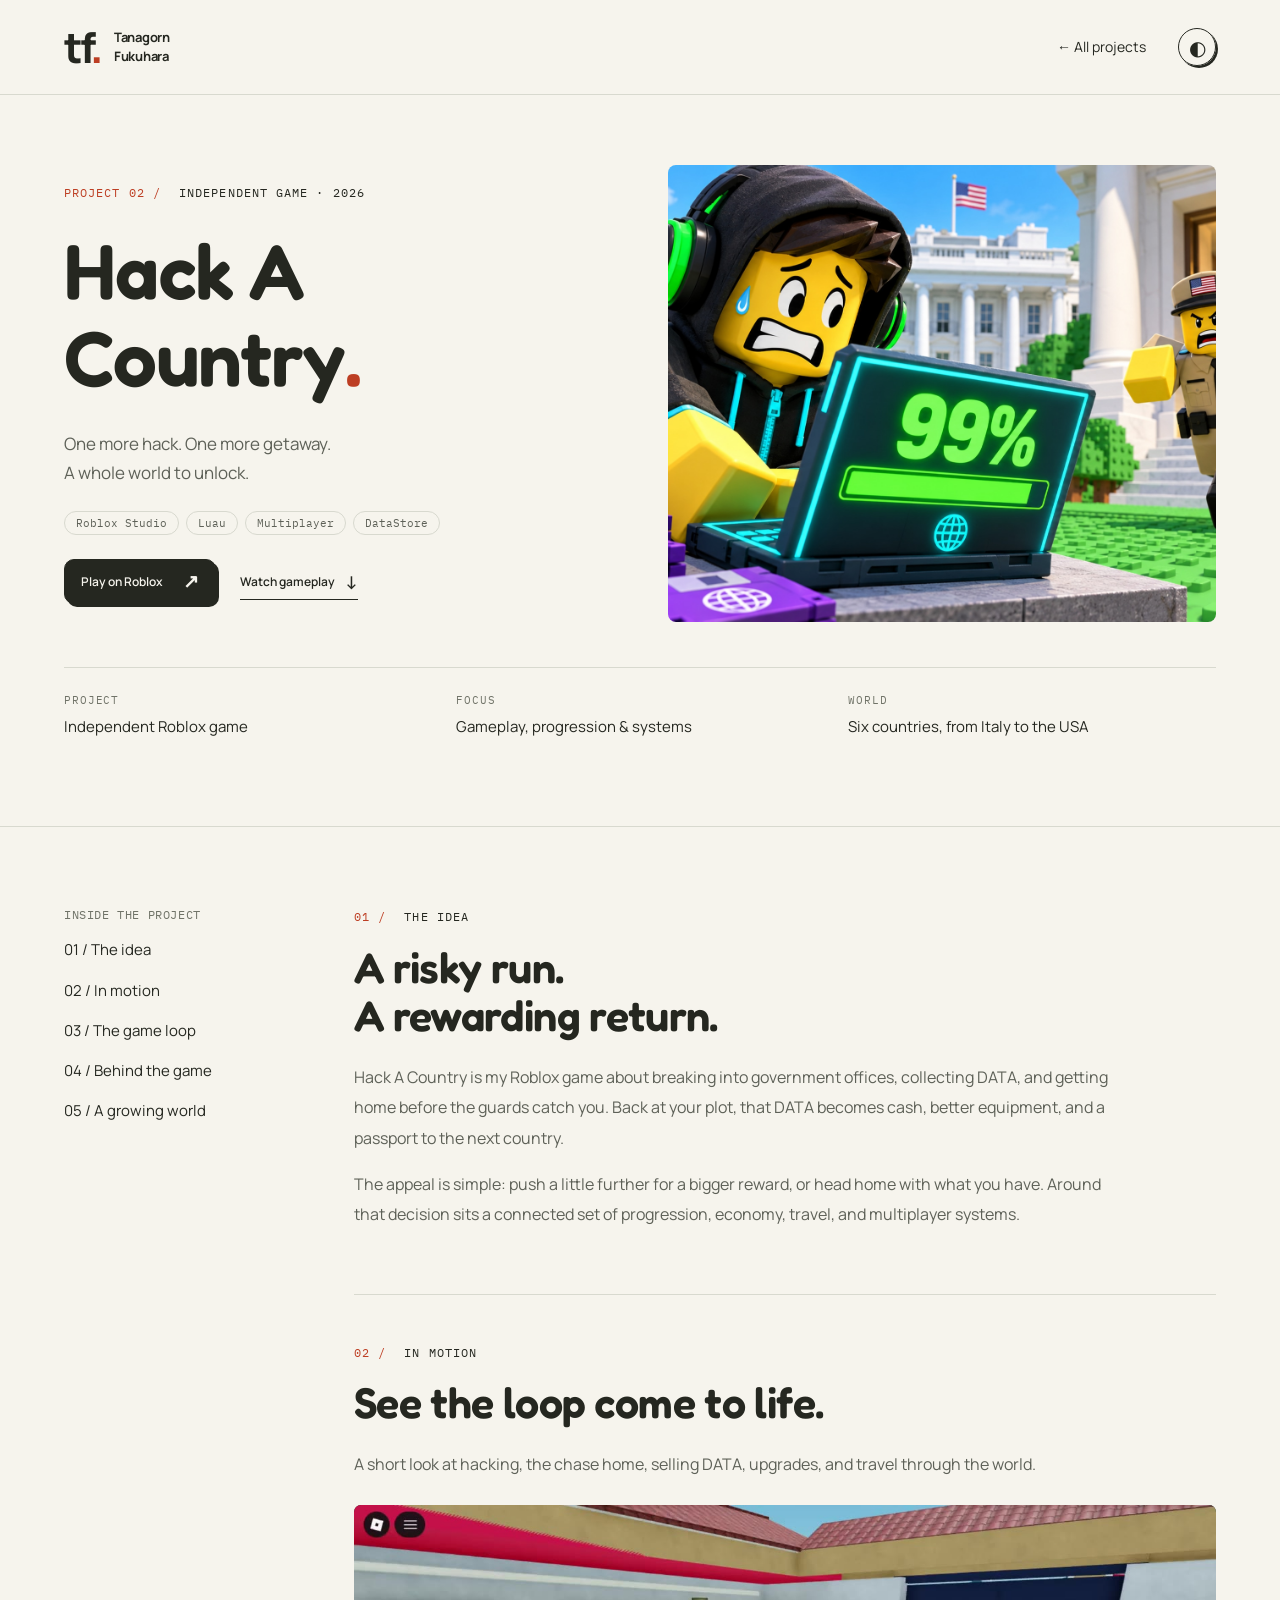
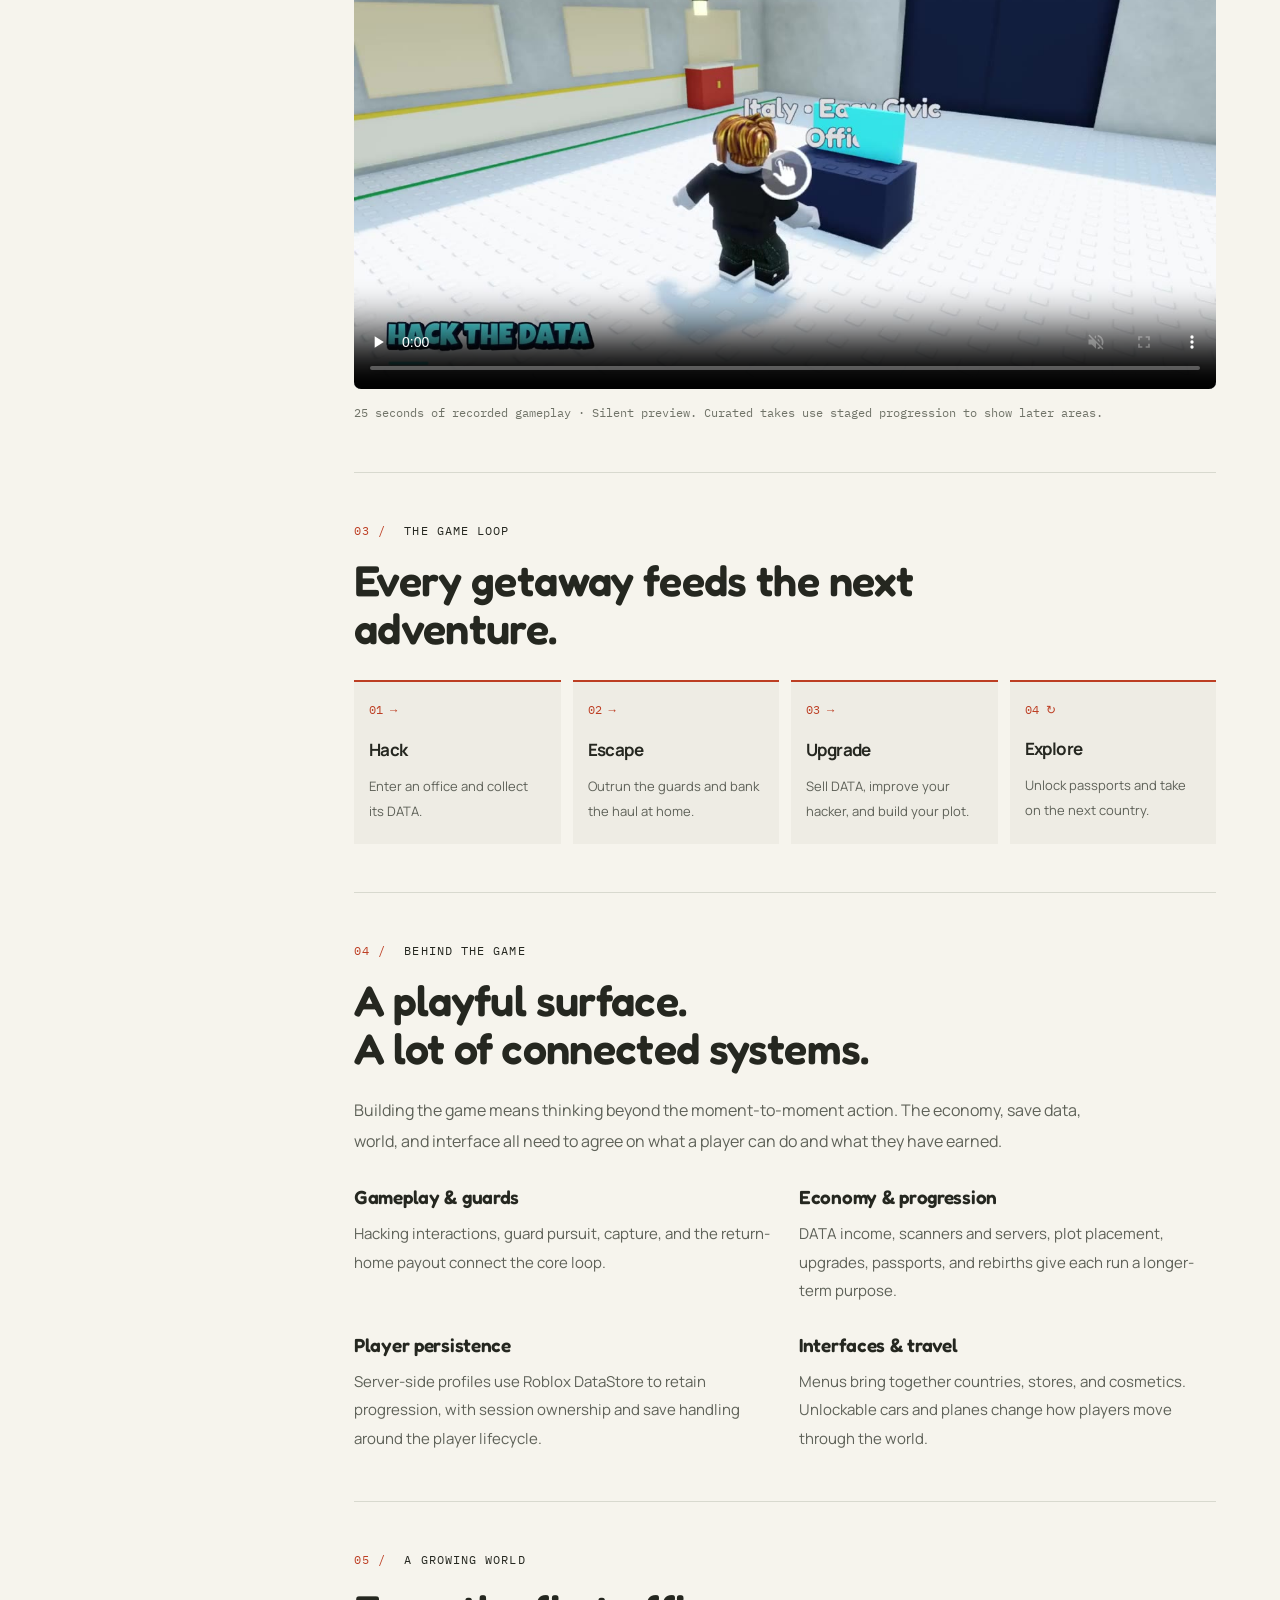
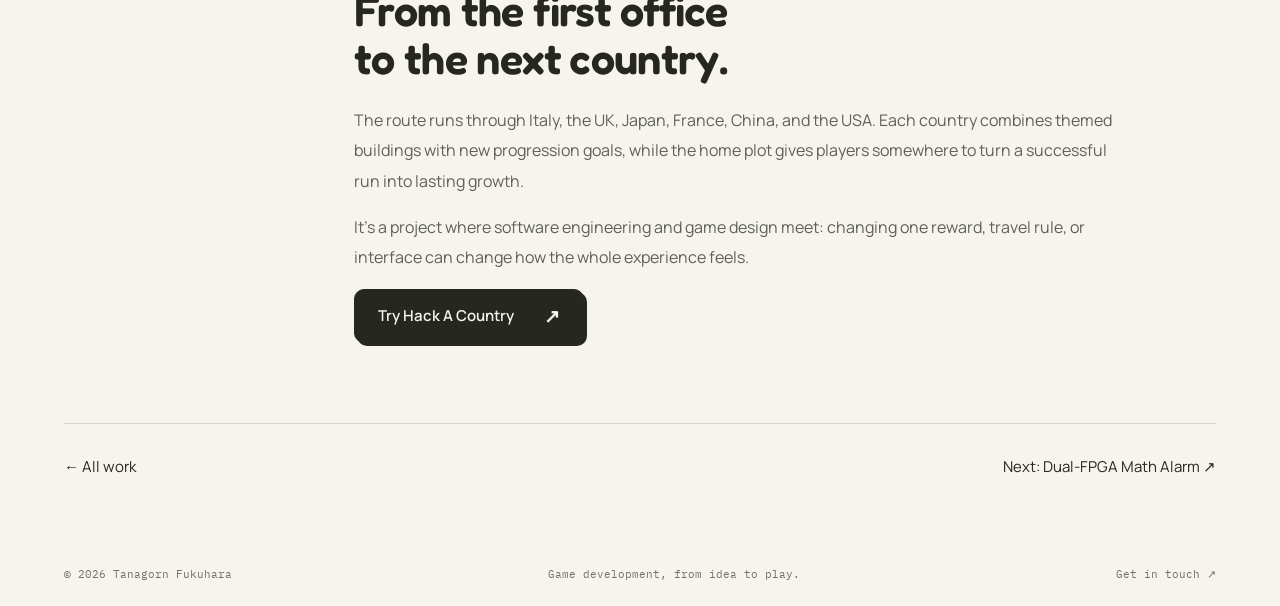
<file: projects/hack-a-country.html>
<!doctype html>
<html lang="en">
  <head>
    <meta charset="utf-8" />
    <meta name="viewport" content="width=device-width, initial-scale=1" />
    <meta
      name="description"
      content="Hack A Country, a Roblox game by Tanagorn Fukuhara. Hack offices, escape guards, grow a DATA empire, and explore the systems behind the game."
    />
    <meta name="author" content="Tanagorn Fukuhara" />
    <meta name="theme-color" content="#f6f4ed" />
    <meta property="og:type" content="article" />
    <meta
      property="og:url"
      content="https://tanagorn.com/projects/hack-a-country.html"
    />
    <meta property="og:title" content="Hack A Country — Tanagorn Fukuhara" />
    <meta
      property="og:description"
      content="Hack. Escape. Upgrade. A Roblox game built around risk, progression, and a growing DATA empire."
    />
    <meta
      property="og:image"
      content="https://tanagorn.com/assets/images/hack-a-country.jpg"
    />
    <meta
      property="og:image:alt"
      content="Hack A Country promotional artwork, featuring a hacker and an approaching guard."
    />
    <meta name="twitter:card" content="summary_large_image" />
    <link
      rel="canonical"
      href="https://tanagorn.com/projects/hack-a-country.html"
    />
    <link rel="icon" href="../assets/images/favicon.svg" type="image/svg+xml" />
    <link rel="preconnect" href="https://fonts.googleapis.com" />
    <link rel="preconnect" href="https://fonts.gstatic.com" crossorigin />
    <link
      rel="stylesheet"
      href="https://fonts.googleapis.com/css2?family=Fredoka:wght@500;600;700&display=swap"
    />
    <link rel="stylesheet" href="../css/style.css?v=20261021-toy2" />
    <script src="../js/main.js?v=20261011-2"></script>
    <title>Hack A Country — Tanagorn Fukuhara</title>
  </head>
  <body class="subpage-body">
    <a class="skip-link" href="#main-content">Skip to content</a>
    <header class="site-header" data-header>
      <div class="shell header-inner">
        <a
          class="wordmark"
          href="../index.html"
          aria-label="Tanagorn Fukuhara, home"
          ><span class="wordmark-mark" aria-hidden="true">tf<span>.</span></span
          ><span class="wordmark-name">Tanagorn<br />Fukuhara</span></a
        >
        <nav class="primary-nav" aria-label="Project navigation">
          <a href="../index.html#projects">← All projects</a
          ><button
            class="theme-toggle"
            type="button"
            aria-label="Switch color theme"
          >
            <span aria-hidden="true">◐</span>
          </button>
        </nav>
      </div>
    </header>
    <main class="subpage" id="main-content">
      <header class="subpage-hero">
        <div class="shell">
          <div class="project-hero-layout">
            <div>
              <p class="eyebrow">
                <span>Project 02 /</span> Independent game · 2026
              </p>
              <h1 class="subpage-title">
                Hack A<br />Country<span style="color: var(--accent)">.</span>
              </h1>
              <p class="subpage-lead">
                One more hack. One more getaway.<br />A whole world to unlock.
              </p>
              <ul class="tag-list" aria-label="Technologies">
                <li>Roblox Studio</li>
                <li>Luau</li>
                <li>Multiplayer</li>
                <li>DataStore</li>
              </ul>
              <div class="project-actions">
                <a
                  class="button button-primary"
                  href="https://www.roblox.com/games/99593778538148/Hack-A-Country"
                  target="_blank"
                  rel="noopener noreferrer"
                  >Play on Roblox <span aria-hidden="true">↗</span></a
                ><a class="text-link" href="#gameplay"
                  >Watch gameplay <span aria-hidden="true">↓</span></a
                >
              </div>
            </div>
            <img
              src="../assets/images/hack-a-country.jpg"
              alt="Promotional illustration of a hacker at 99% progress while a guard approaches."
              width="1920"
              height="1080"
            />
          </div>
          <dl class="project-meta">
            <div>
              <dt>Project</dt>
              <dd>Independent Roblox game</dd>
            </div>
            <div>
              <dt>Focus</dt>
              <dd>Gameplay, progression &amp; systems</dd>
            </div>
            <div>
              <dt>World</dt>
              <dd>Six countries, from Italy to the USA</dd>
            </div>
          </dl>
        </div>
      </header>
      <div class="shell content-layout">
        <aside class="content-nav" aria-label="Case study sections">
          <p>Inside the project</p>
          <ol>
            <li><a href="#overview">01 / The idea</a></li>
            <li><a href="#gameplay">02 / In motion</a></li>
            <li><a href="#loop">03 / The game loop</a></li>
            <li><a href="#systems">04 / Behind the game</a></li>
            <li><a href="#world">05 / A growing world</a></li>
          </ol>
        </aside>
        <article>
          <section class="case-study-section" id="overview">
            <p class="eyebrow"><span>01 /</span> The idea</p>
            <h2>A risky run.<br />A rewarding return.</h2>
            <p>
              Hack A Country is my Roblox game about breaking into government
              offices, collecting DATA, and getting home before the guards catch
              you. Back at your plot, that DATA becomes cash, better equipment,
              and a passport to the next country.
            </p>
            <p>
              The appeal is simple: push a little further for a bigger reward,
              or head home with what you have. Around that decision sits a
              connected set of progression, economy, travel, and multiplayer
              systems.
            </p>
          </section>
          <section class="case-study-section" id="gameplay">
            <p class="eyebrow"><span>02 /</span> In motion</p>
            <h2>See the loop come to life.</h2>
            <p>
              A short look at hacking, the chase home, selling DATA, upgrades,
              and travel through the world.
            </p>
            <figure class="video-figure">
              <video
                class="gameplay-video"
                controls
                playsinline
                muted
                preload="none"
                poster="../assets/images/hack-a-country-gameplay.jpg"
                aria-label="Hack A Country gameplay trailer"
                aria-describedby="gameplay-caption"
              >
                <source
                  src="../assets/video/hack-a-country-gameplay.mp4"
                  type="video/mp4"
                />
                <p>
                  <a href="../assets/video/hack-a-country-gameplay.mp4"
                    >Download the gameplay video</a
                  >.
                </p>
              </video>
              <figcaption id="gameplay-caption">
                25 seconds of recorded gameplay · Silent preview. Curated takes
                use staged progression to show later areas.
              </figcaption>
            </figure>
          </section>
          <section class="case-study-section" id="loop">
            <p class="eyebrow"><span>03 /</span> The game loop</p>
            <h2>Every getaway feeds the next adventure.</h2>
            <ol class="game-loop">
              <li>
                <span>01 →</span><strong>Hack</strong>
                <p>Enter an office and collect its DATA.</p>
              </li>
              <li>
                <span>02 →</span><strong>Escape</strong>
                <p>Outrun the guards and bank the haul at home.</p>
              </li>
              <li>
                <span>03 →</span><strong>Upgrade</strong>
                <p>Sell DATA, improve your hacker, and build your plot.</p>
              </li>
              <li>
                <span>04 ↻</span><strong>Explore</strong>
                <p>Unlock passports and take on the next country.</p>
              </li>
            </ol>
          </section>
          <section class="case-study-section" id="systems">
            <p class="eyebrow"><span>04 /</span> Behind the game</p>
            <h2>A playful surface.<br />A lot of connected systems.</h2>
            <p>
              Building the game means thinking beyond the moment-to-moment
              action. The economy, save data, world, and interface all need to
              agree on what a player can do and what they have earned.
            </p>
            <div class="engineering-list">
              <div>
                <h3>Gameplay &amp; guards</h3>
                <p>
                  Hacking interactions, guard pursuit, capture, and the
                  return-home payout connect the core loop.
                </p>
              </div>
              <div>
                <h3>Economy &amp; progression</h3>
                <p>
                  DATA income, scanners and servers, plot placement, upgrades,
                  passports, and rebirths give each run a longer-term purpose.
                </p>
              </div>
              <div>
                <h3>Player persistence</h3>
                <p>
                  Server-side profiles use Roblox DataStore to retain
                  progression, with session ownership and save handling around
                  the player lifecycle.
                </p>
              </div>
              <div>
                <h3>Interfaces &amp; travel</h3>
                <p>
                  Menus bring together countries, stores, and cosmetics.
                  Unlockable cars and planes change how players move through the
                  world.
                </p>
              </div>
            </div>
          </section>
          <section class="case-study-section" id="world">
            <p class="eyebrow"><span>05 /</span> A growing world</p>
            <h2>From the first office<br />to the next country.</h2>
            <p>
              The route runs through Italy, the UK, Japan, France, China, and
              the USA. Each country combines themed buildings with new
              progression goals, while the home plot gives players somewhere to
              turn a successful run into lasting growth.
            </p>
            <p>
              It’s a project where software engineering and game design meet:
              changing one reward, travel rule, or interface can change how the
              whole experience feels.
            </p>
            <a
              class="button button-primary"
              href="https://www.roblox.com/games/99593778538148/Hack-A-Country"
              target="_blank"
              rel="noopener noreferrer"
              >Try Hack A Country <span aria-hidden="true">↗</span></a
            >
          </section>
        </article>
      </div>
      <div class="shell case-next">
        <a href="../index.html#projects">← All work</a
        ><a href="dual-fpga-math-alarm.html">Next: Dual-FPGA Math Alarm ↗</a>
      </div>
    </main>
    <footer class="site-footer">
      <div class="shell footer-inner">
        <p>© <span data-year>2026</span> Tanagorn Fukuhara</p>
        <p>Game development, from idea to play.</p>
        <a href="../index.html#contact">Get in touch ↗</a>
      </div>
    </footer>
  </body>
</html>
</file>
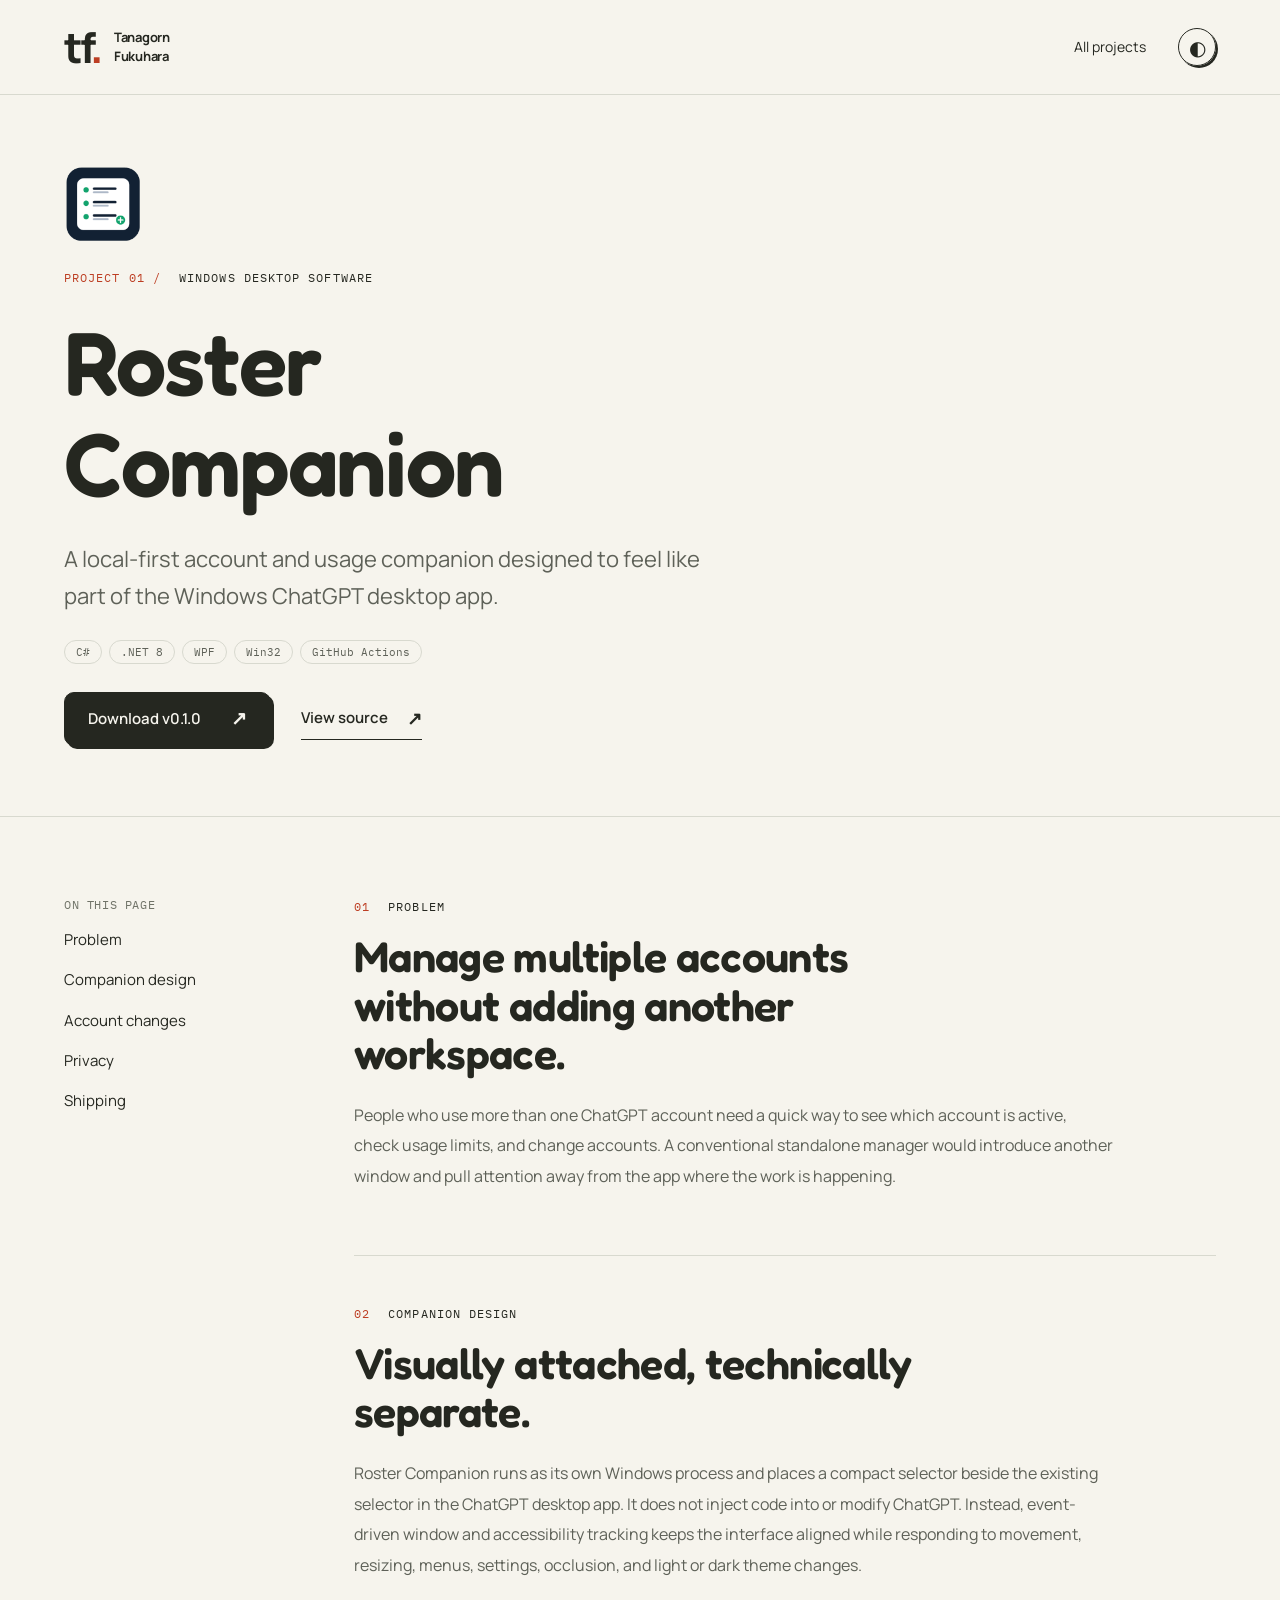
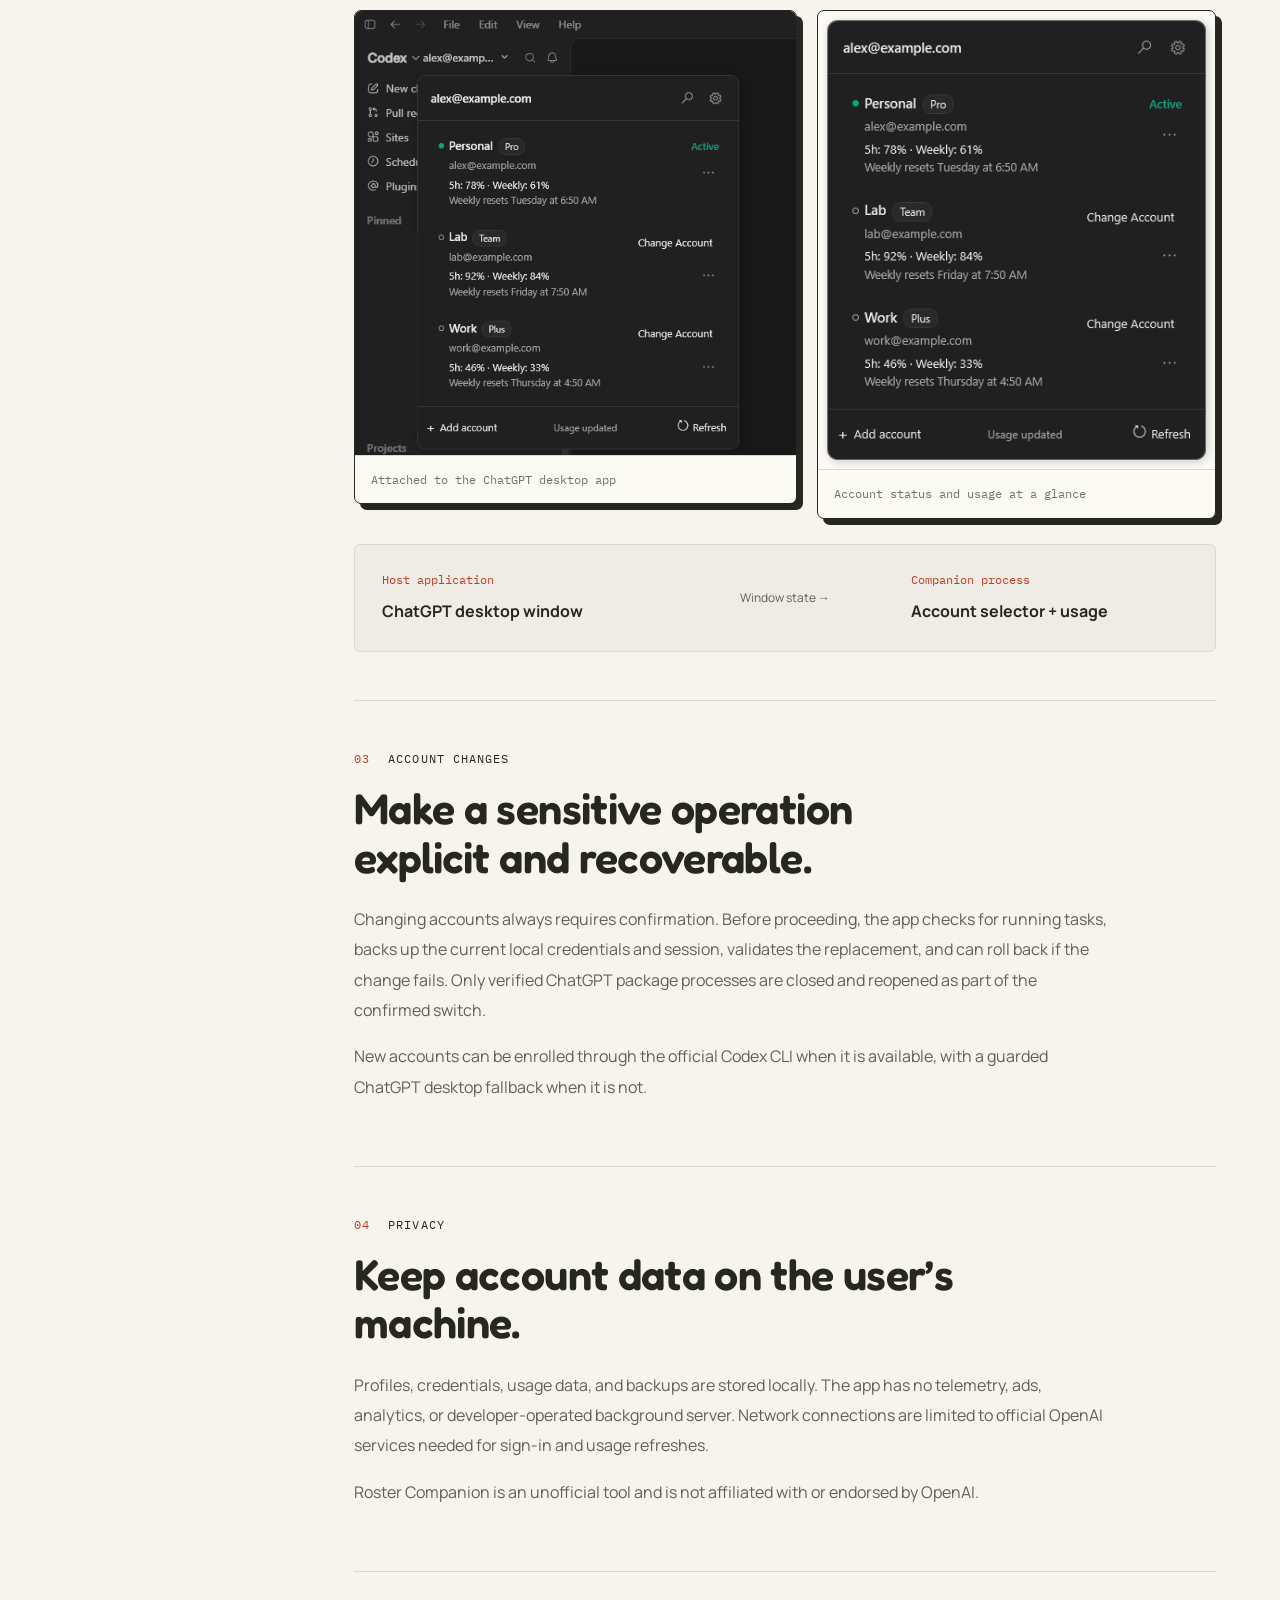
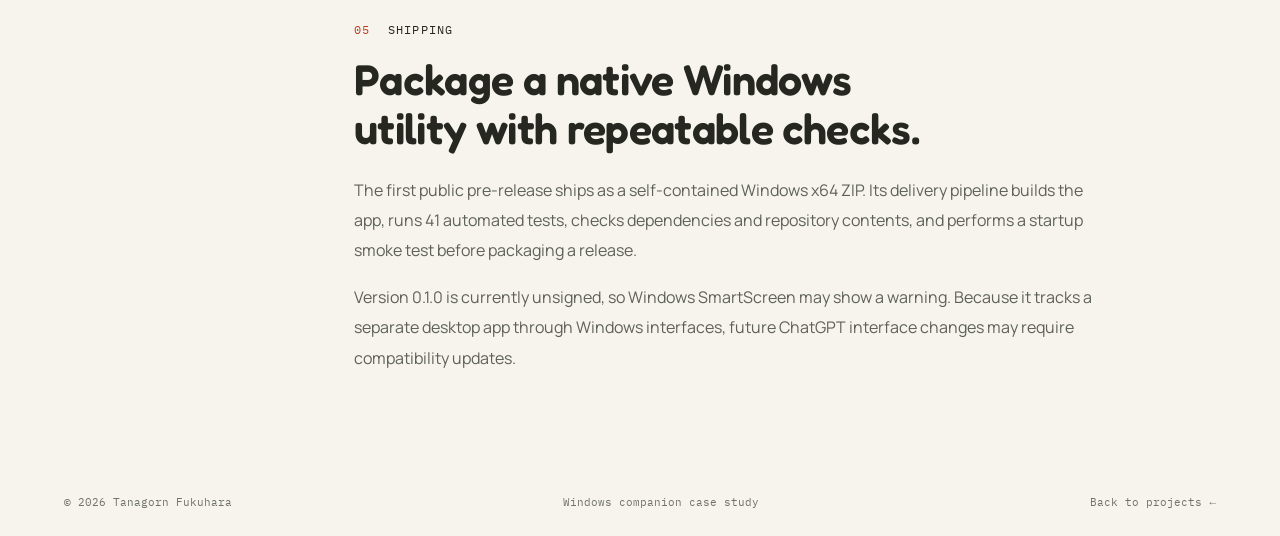
<file: projects/roster-companion.html>
<!doctype html>
<html lang="en">
  <head>
    <meta charset="utf-8" />
    <meta name="viewport" content="width=device-width, initial-scale=1" />
    <meta
      name="description"
      content="Roster Companion is a local-first account and usage companion for the Windows ChatGPT desktop app, built by Tanagorn Fukuhara."
    />
    <meta name="author" content="Tanagorn Fukuhara" />
    <meta property="og:type" content="article" />
    <meta
      property="og:url"
      content="https://tanagorn.com/projects/roster-companion.html"
    />
    <meta property="og:title" content="Roster Companion — Tanagorn Fukuhara" />
    <meta
      property="og:description"
      content="A local-first Windows companion for viewing ChatGPT account status, usage limits, and changing accounts explicitly."
    />
    <meta
      property="og:image"
      content="https://tanagorn.com/assets/images/roster-companion-icon.png"
    />
    <meta property="og:image:alt" content="Roster Companion application icon" />
    <meta name="twitter:card" content="summary" />
    <meta name="twitter:title" content="Roster Companion — Tanagorn Fukuhara" />
    <meta
      name="twitter:description"
      content="A local-first account and usage companion for the Windows ChatGPT desktop app."
    />
    <meta
      name="twitter:image"
      content="https://tanagorn.com/assets/images/roster-companion-icon.png"
    />
    <link rel="icon" href="../assets/images/favicon.svg" type="image/svg+xml" />
    <link
      rel="canonical"
      href="https://tanagorn.com/projects/roster-companion.html"
    />
    <link rel="preconnect" href="https://fonts.googleapis.com" />
    <link rel="preconnect" href="https://fonts.gstatic.com" crossorigin />
    <link
      rel="stylesheet"
      href="https://fonts.googleapis.com/css2?family=Fredoka:wght@500;600;700&display=swap"
    />
    <link rel="stylesheet" href="../css/style.css?v=20261021-toy2" />
    <script src="../js/main.js?v=20261011-2"></script>
    <title>Roster Companion — Tanagorn Fukuhara</title>
  </head>
  <body class="subpage-body">
    <a class="skip-link" href="#main-content">Skip to content</a>
    <header class="site-header" data-header>
      <div class="shell header-inner">
        <a
          class="wordmark"
          href="../index.html"
          aria-label="Tanagorn Fukuhara, home"
        >
          <span class="wordmark-mark" aria-hidden="true">tf<span>.</span></span>
          <span class="wordmark-name">Tanagorn<br />Fukuhara</span>
        </a>
        <nav class="primary-nav" aria-label="Project navigation">
          <a href="../index.html#projects">All projects</a>
          <button
            class="theme-toggle"
            type="button"
            aria-label="Switch color theme"
          >
            <span class="theme-icon" aria-hidden="true">◐</span>
            <span class="theme-label">Theme</span>
          </button>
        </nav>
      </div>
    </header>

    <main class="subpage" id="main-content">
      <header class="subpage-hero section-grid">
        <div class="shell">
          <div class="project-hero-mark">
            <img
              src="../assets/images/roster-companion-icon.png"
              alt="Roster Companion application icon"
              width="256"
              height="256"
            />
          </div>
          <p class="eyebrow">
            <span>Project 01 /</span> Windows desktop software
          </p>
          <h1 class="subpage-title">Roster Companion</h1>
          <p class="subpage-lead">
            A local-first account and usage companion designed to feel like part
            of the Windows ChatGPT desktop app.
          </p>
          <ul class="tag-list" aria-label="Project technologies">
            <li>C#</li>
            <li>.NET 8</li>
            <li>WPF</li>
            <li>Win32</li>
            <li>GitHub Actions</li>
          </ul>
          <div class="subpage-actions" aria-label="Project links">
            <a
              class="button button-primary"
              href="https://github.com/tanagornf/roster-companion/releases/tag/v0.1.0"
              target="_blank"
              rel="noopener noreferrer"
              >Download v0.1.0 <span aria-hidden="true">↗</span></a
            >
            <a
              class="text-link"
              href="https://github.com/tanagornf/roster-companion"
              target="_blank"
              rel="noopener noreferrer"
              >View source <span aria-hidden="true">↗</span></a
            >
          </div>
        </div>
      </header>

      <div class="shell content-layout">
        <aside class="content-nav" aria-label="Case study sections">
          <p>On this page</p>
          <ol>
            <li><a href="#problem">Problem</a></li>
            <li><a href="#design">Companion design</a></li>
            <li><a href="#account-changes">Account changes</a></li>
            <li><a href="#privacy">Privacy</a></li>
            <li><a href="#shipping">Shipping</a></li>
          </ol>
        </aside>

        <article>
          <section class="case-study-section" id="problem">
            <p class="eyebrow"><span>01</span> Problem</p>
            <h2>Manage multiple accounts without adding another workspace.</h2>
            <p>
              People who use more than one ChatGPT account need a quick way to
              see which account is active, check usage limits, and change
              accounts. A conventional standalone manager would introduce
              another window and pull attention away from the app where the work
              is happening.
            </p>
          </section>

          <section class="case-study-section" id="design">
            <p class="eyebrow"><span>02</span> Companion design</p>
            <h2>Visually attached, technically separate.</h2>
            <p>
              Roster Companion runs as its own Windows process and places a
              compact selector beside the existing selector in the ChatGPT
              desktop app. It does not inject code into or modify ChatGPT.
              Instead, event-driven window and accessibility tracking keeps the
              interface aligned while responding to movement, resizing, menus,
              settings, occlusion, and light or dark theme changes.
            </p>
            <div
              class="project-screenshot-grid"
              aria-label="Roster Companion screenshots"
            >
              <figure class="project-screenshot">
                <img
                  src="../assets/images/roster-companion-context.png"
                  alt="Roster Companion account selector and dropdown attached to the ChatGPT desktop app"
                  width="559"
                  height="562"
                  loading="lazy"
                  decoding="async"
                />
                <figcaption>Attached to the ChatGPT desktop app</figcaption>
              </figure>
              <figure class="project-screenshot">
                <img
                  src="../assets/images/roster-companion-dropdown.png"
                  alt="Roster Companion dropdown showing fictional accounts and usage limits"
                  width="428"
                  height="494"
                  loading="lazy"
                  decoding="async"
                />
                <figcaption>Account status and usage at a glance</figcaption>
              </figure>
            </div>
            <div
              class="system-flow"
              role="img"
              aria-label="The ChatGPT desktop app provides window state that Roster Companion uses to position its local account selector"
            >
              <div>
                <span>Host application</span>
                <strong>ChatGPT desktop window</strong>
              </div>
              <p aria-hidden="true">Window state →</p>
              <div>
                <span>Companion process</span>
                <strong>Account selector + usage</strong>
              </div>
            </div>
          </section>

          <section class="case-study-section" id="account-changes">
            <p class="eyebrow"><span>03</span> Account changes</p>
            <h2>Make a sensitive operation explicit and recoverable.</h2>
            <p>
              Changing accounts always requires confirmation. Before proceeding,
              the app checks for running tasks, backs up the current local
              credentials and session, validates the replacement, and can roll
              back if the change fails. Only verified ChatGPT package processes
              are closed and reopened as part of the confirmed switch.
            </p>
            <p>
              New accounts can be enrolled through the official Codex CLI when
              it is available, with a guarded ChatGPT desktop fallback when it
              is not.
            </p>
          </section>

          <section class="case-study-section" id="privacy">
            <p class="eyebrow"><span>04</span> Privacy</p>
            <h2>Keep account data on the user’s machine.</h2>
            <p>
              Profiles, credentials, usage data, and backups are stored locally.
              The app has no telemetry, ads, analytics, or developer-operated
              background server. Network connections are limited to official
              OpenAI services needed for sign-in and usage refreshes.
            </p>
            <p>
              Roster Companion is an unofficial tool and is not affiliated with
              or endorsed by OpenAI.
            </p>
          </section>

          <section class="case-study-section" id="shipping">
            <p class="eyebrow"><span>05</span> Shipping</p>
            <h2>Package a native Windows utility with repeatable checks.</h2>
            <p>
              The first public pre-release ships as a self-contained Windows x64
              ZIP. Its delivery pipeline builds the app, runs 41 automated
              tests, checks dependencies and repository contents, and performs a
              startup smoke test before packaging a release.
            </p>
            <p>
              Version 0.1.0 is currently unsigned, so Windows SmartScreen may
              show a warning. Because it tracks a separate desktop app through
              Windows interfaces, future ChatGPT interface changes may require
              compatibility updates.
            </p>
          </section>
        </article>
      </div>
    </main>

    <footer class="site-footer">
      <div class="shell footer-inner">
        <p>© <span data-year>2026</span> Tanagorn Fukuhara</p>
        <p>Windows companion case study</p>
        <a href="../index.html#projects"
          >Back to projects <span aria-hidden="true">←</span></a
        >
      </div>
    </footer>
  </body>
</html>
</file>
<file: css/style.css>
@font-face {
  font-family: Manrope;
  src: url("../assets/fonts/manrope-latin.woff2") format("woff2");
  font-weight: 400 800;
  font-style: normal;
  font-display: swap;
}
@font-face {
  font-family: "IBM Plex Mono";
  src: url("../assets/fonts/ibm-plex-mono-latin.woff2") format("woff2");
  font-weight: 400;
  font-style: normal;
  font-display: swap;
}

/* Shared palette and type for the portfolio, case studies, and résumé. */
:root {
  color-scheme: light;
  --bg: #f6f4ed;
  --surface: #fcfaf5;
  --bg-alt: #eeece4;
  --text: #252720;
  --text-soft: #5e6158;
  --text-faint: #707368;
  --line: #d8d9cf;
  --accent: #bd3e23;
  --orange: #e26844;
  --green: #243e33;
  --art-fill: #e26844;
  --art-ink: #432e22;
  --schematic: #e6ebdd;
  --header: rgba(246, 244, 237, 0.94);
  --sans: Manrope, "Segoe UI", sans-serif;
  --mono: "IBM Plex Mono", Consolas, monospace;
  --serif: Georgia, "Times New Roman", serif;
  --shell: 1240px;
  --gutter: clamp(22px, 5vw, 72px);
  --section-space: clamp(76px, 9vw, 132px);
  --ease: cubic-bezier(0.22, 1, 0.36, 1);
}
:root[data-theme="dark"] {
  color-scheme: dark;
  --bg: #20251f;
  --surface: #292f27;
  --bg-alt: #272d25;
  --text: #f1f0e6;
  --text-soft: #bcc2b4;
  --text-faint: #a3ad9a;
  --line: #424b3e;
  --accent: #f39a74;
  --schematic: #303d30;
  --header: rgba(32, 37, 31, 0.94);
}
*,
*::before,
*::after {
  box-sizing: border-box;
}
html {
  scroll-behavior: smooth;
  scroll-padding-top: 110px;
}
body {
  margin: 0;
  background: var(--bg);
  color: var(--text);
  font-family: var(--sans);
  font-size: 16px;
  line-height: 1.75;
  -webkit-font-smoothing: antialiased;
}
::selection {
  background: #f1b197;
  color: #252720;
}
a {
  color: inherit;
  text-underline-offset: 5px;
}
button,
input {
  font: inherit;
}
button,
a {
  -webkit-tap-highlight-color: transparent;
}
button {
  cursor: pointer;
  color: inherit;
}
button:disabled {
  cursor: default;
}
:focus-visible {
  outline: 3px solid var(--accent);
  outline-offset: 5px;
}
h1,
h2,
h3,
p {
  margin-top: 0;
}
h1,
h2,
h3 {
  line-height: 1.12;
  letter-spacing: -0.05em;
}
h2 {
  margin-bottom: 0;
  font-size: clamp(38px, 4.7vw, 64px);
  font-weight: 600;
}
h3 {
  font-weight: 600;
}
h1 em,
h2 em {
  font-family: var(--serif);
  font-weight: 400;
}
img,
video,
svg {
  display: block;
  max-width: 100%;
}
img {
  height: auto;
}
.shell {
  width: min(calc(100% - 2 * var(--gutter)), var(--shell));
  margin-inline: auto;
}
.sr-only {
  position: absolute;
  width: 1px;
  height: 1px;
  padding: 0;
  margin: -1px;
  overflow: hidden;
  clip: rect(0, 0, 0, 0);
  white-space: nowrap;
  border: 0;
}
.skip-link {
  position: fixed;
  z-index: 100;
  top: 12px;
  left: 12px;
  padding: 12px 20px;
  background: var(--text);
  color: var(--bg);
  transform: translateY(-160%);
}
.skip-link:focus {
  transform: translateY(0);
}

/* Navigation */
.site-header {
  position: sticky;
  top: 0;
  z-index: 50;
  background: var(--header);
  backdrop-filter: blur(16px);
  border-bottom: 1px solid var(--line);
}
.header-inner {
  display: flex;
  align-items: center;
  justify-content: space-between;
  gap: 24px;
  min-height: 94px;
}
.wordmark {
  display: inline-flex;
  align-items: center;
  gap: 14px;
  text-decoration: none;
}
.wordmark-mark {
  font-size: 42px;
  font-weight: 800;
  line-height: 1;
  letter-spacing: -0.08em;
}
.wordmark-mark > span {
  color: var(--accent);
}
.wordmark-name {
  font-size: 13px;
  line-height: 1.45;
  font-weight: 700;
  letter-spacing: -0.02em;
}
.primary-nav {
  display: flex;
  align-items: center;
  gap: 32px;
}
.primary-nav > a {
  font-size: 14px;
  text-decoration: none;
  position: relative;
  padding: 10px 0;
}
.primary-nav > a > span {
  font-family: var(--mono);
  font-size: 11px;
  margin-left: 3px;
  color: var(--text-faint);
}
.primary-nav > a:hover,
.primary-nav > a[aria-current="true"] {
  color: var(--accent);
}
.primary-nav .nav-contact {
  border-bottom: 1px solid var(--text);
  padding-block: 6px;
}
.primary-nav .nav-contact > span {
  font-size: 16px;
  color: inherit;
  margin-left: 12px;
}
.theme-toggle {
  border: 1px solid var(--line);
  border-radius: 50%;
  width: 38px;
  height: 38px;
  display: inline-grid;
  place-items: center;
  background: transparent;
  font-size: 20px;
  flex-shrink: 0;
}
.theme-toggle:hover {
  background: var(--bg-alt);
}
.theme-label {
  display: none;
}
.nav-toggle {
  display: none;
}
.site-header.is-scrolled {
  box-shadow: 0 6px 24px #00000005;
}

/* Introduction and the original code-drawn systems illustration. */
.hero {
  padding-top: clamp(48px, 6vw, 90px);
}
.hero-layout {
  display: grid;
  grid-template-columns: 1.2fr 1fr;
  gap: clamp(36px, 6vw, 90px);
  align-items: center;
}
.eyebrow,
.micro-label {
  font-family: var(--mono);
  font-size: 12px;
  font-weight: 400;
  letter-spacing: 0.09em;
  text-transform: uppercase;
  line-height: 1.6;
}
.eyebrow {
  margin-bottom: 25px;
}
.eyebrow > span:first-child:not(.status-dot) {
  color: var(--accent);
  margin-right: 10px;
}
.hero-eyebrow {
  display: flex;
  align-items: center;
  gap: 10px;
  font-size: 12px;
  margin-bottom: 29px;
}
.status-dot {
  display: inline-block;
  flex-shrink: 0;
  width: 7px;
  height: 7px;
  border-radius: 50%;
  background: #587751;
}
.hero h1 {
  font-size: clamp(58px, 6.6vw, 92px);
  line-height: 1.035;
  font-weight: 600;
  letter-spacing: -0.065em;
  margin-bottom: 28px;
}
.hero h1 em {
  color: var(--accent);
  letter-spacing: -0.055em;
  white-space: nowrap;
}
.hero-intro {
  font-size: 16px;
  line-height: 1.9;
  max-width: 420px;
  color: var(--text-soft);
  margin-bottom: 28px;
}
.hero-actions {
  display: flex;
  align-items: center;
  gap: 28px;
}
.button {
  display: inline-flex;
  align-items: center;
  justify-content: space-between;
  gap: 30px;
  padding: 15px 23px;
  border: 1px solid transparent;
  border-radius: 5px;
  text-decoration: none;
  font-size: 15px;
  font-weight: 600;
  line-height: 1.5;
  transition:
    transform 0.2s var(--ease),
    background 0.2s;
}
.button:hover {
  transform: translateY(-3px);
}
.button > span {
  font-size: 19px;
  line-height: 1;
}
.button-primary {
  background: var(--text);
  color: var(--bg);
}
.button-light {
  background: #e8efca;
  color: #243e33;
}
.text-link {
  display: inline-flex;
  align-items: center;
  gap: 19px;
  width: fit-content;
  font-size: 15px;
  font-weight: 600;
  text-decoration: none;
  border-bottom: 1px solid currentColor;
  padding: 7px 0;
}
.text-link > span {
  font-size: 18px;
  line-height: 1;
  transition: transform 0.2s;
}
.text-link:hover > span {
  transform: translate(3px, -3px);
}
.hero-visual {
  padding: 2px 0 32px;
  position: relative;
}
.systems-art {
  position: relative;
  background: var(--art-fill);
  color: var(--art-ink);
  padding: 24px 26px 18px;
  border-radius: 4px;
  transform: rotate(3deg);
  transition: transform 0.5s var(--ease);
}
.hero-visual:hover .systems-art {
  transform: rotate(0);
}
.art-heading,
.art-footer {
  display: flex;
  justify-content: space-between;
  align-items: center;
  font: 11px var(--mono);
  letter-spacing: 0.09em;
}
.art-heading {
  padding-bottom: 15px;
  border-bottom: 1px solid #432e2250;
}
.orbit-art {
  width: 100%;
  margin: 8px auto 13px;
}
.art-label {
  position: absolute;
  z-index: 1;
  background: #f6f4ed;
  color: #342f25;
  border: 1px solid #432e22;
  padding: 9px 12px;
  font: 12px var(--mono);
  box-shadow: 3px 3px 0 #432e22;
}
.art-label-one {
  top: 24%;
  left: -20px;
  transform: rotate(-7deg);
}
.art-label-two {
  bottom: 22%;
  right: -16px;
  transform: rotate(4deg);
}
.art-footer {
  padding-top: 12px;
  border-top: 1px solid #432e2250;
}
.art-footer > span:last-child {
  font: 26px var(--sans);
}
.current-project {
  position: relative;
  display: flex;
  align-items: center;
  gap: 15px;
  margin: -9px 21px -32px 17px;
  padding: 16px 18px;
  background: var(--surface);
  border: 1px solid var(--line);
  border-radius: 7px;
  box-shadow: 0 8px 18px #20251f08;
  text-decoration: none;
  transition: transform 0.2s;
}
.current-project:hover {
  transform: translateY(-4px);
}
.current-project > img {
  border-radius: 6px;
  width: 58px;
  height: 58px;
  flex-shrink: 0;
}
.current-project > span:nth-child(2) {
  display: flex;
  flex-direction: column;
}
.micro-label {
  color: var(--text-faint);
  font-size: 10px;
  margin-bottom: 3px;
}
.current-project strong {
  font-size: 16px;
  letter-spacing: -0.04em;
}
.current-detail {
  font-size: 11px;
  color: var(--text-soft);
  margin-top: 2px;
}
.current-arrow {
  font-size: 22px;
  margin-left: auto;
}
.hero-footnote {
  display: flex;
  justify-content: space-between;
  gap: 24px;
  align-items: center;
  margin-top: 64px;
  padding-block: 22px;
  border-top: 1px solid var(--line);
  font-size: 12px;
  color: var(--text-soft);
}
.hero-footnote p {
  margin: 0;
}
.hero-footnote strong {
  color: var(--text);
  font-weight: 600;
}
.hero-footnote a {
  text-decoration: none;
  display: flex;
  gap: 16px;
}
.local-time {
  font-family: var(--mono);
  font-size: 11px;
}
.local-time span {
  margin-left: 9px;
}

/* Selected projects */
.section {
  padding-block: var(--section-space);
}
.work-section {
  border-top: 1px solid var(--line);
  padding-top: 88px;
}
.section-heading {
  display: flex;
  justify-content: space-between;
  align-items: flex-end;
  gap: 32px;
  margin-bottom: 44px;
}
.section-heading .eyebrow {
  margin-bottom: 18px;
}
.section-heading > p {
  color: var(--text-soft);
  font-size: 15px;
  margin: 0 0 4px;
  line-height: 1.8;
}
.featured-project {
  display: grid;
  grid-template-columns: 1.3fr 1fr;
  background: var(--green);
  border-radius: 9px;
  overflow: hidden;
  color: #f6f4ed;
}
.feature-media {
  position: relative;
  display: block;
  min-height: 430px;
  overflow: hidden;
  background: #75a77a;
}
.feature-media > img {
  width: 100%;
  height: 100%;
  object-fit: cover;
  object-position: 43% center;
  transition: transform 0.7s var(--ease);
}
.feature-media:hover > img {
  transform: scale(1.045);
}
.media-chip {
  position: absolute;
  left: 24px;
  top: 24px;
  background: #f6f4ed;
  color: #252720;
  border-radius: 3px;
  font: 11px var(--mono);
  letter-spacing: 0.04em;
  padding: 9px 12px;
  display: flex;
  align-items: center;
  gap: 8px;
}
.media-arrow {
  position: absolute;
  bottom: 24px;
  right: 24px;
  width: 43px;
  height: 43px;
  border-radius: 50%;
  display: grid;
  place-items: center;
  background: #f6f4ed;
  color: #252720;
  font-size: 24px;
}
.feature-copy {
  padding: clamp(30px, 3.7vw, 52px);
  display: flex;
  flex-direction: column;
  align-items: flex-start;
}
.feature-copy .eyebrow {
  font-size: 11px;
  color: #c2ceb8;
  margin-bottom: 26px;
}
.feature-copy h3 {
  font-size: clamp(38px, 4.1vw, 57px);
  line-height: 1.06;
  margin-bottom: 22px;
}
.feature-copy h3 > span {
  color: #c5dd8c;
}
.feature-copy > p:not(.eyebrow) {
  font-size: 15px;
  line-height: 1.85;
  color: #d0d8c8;
  max-width: 340px;
  margin-bottom: 18px;
}
.tag-list {
  display: flex;
  flex-wrap: wrap;
  gap: 7px;
  padding: 0;
  margin: 0 0 25px;
  list-style: none;
}
.tag-list li {
  font: 11px var(--mono);
  padding: 6px 9px;
  border: 1px solid var(--line);
  border-radius: 3px;
  color: var(--text-soft);
}
.feature-copy .tag-list li {
  border-color: #546a57;
  color: #d4dfcb;
}
.project-actions {
  margin-top: auto;
  display: flex;
  flex-wrap: wrap;
  align-items: center;
  gap: 15px 24px;
}
.project-actions .button {
  font-size: 12px;
  padding: 12px 16px;
  gap: 20px;
}
.project-actions .text-link {
  font-size: 12px;
  gap: 10px;
}
.secondary-project.roster-project {
  padding-top: 0;
  margin-bottom: 38px;
}
.roster-media {
  display: flex;
  flex-direction: column;
  align-items: center;
  padding: 24px 28px 0;
  border-radius: 8px;
  overflow: hidden;
  background: var(--bg-alt);
  text-decoration: none;
}
.roster-media-heading {
  display: flex;
  align-items: center;
  gap: 13px;
  width: 100%;
  margin-bottom: 22px;
  font: 11px var(--mono);
  letter-spacing: 0.04em;
}
.roster-media-heading img {
  width: 32px;
  height: 32px;
  border-radius: 8px;
}
.roster-media-heading > span:last-child {
  margin-left: auto;
  font: 24px var(--sans);
}
.roster-preview {
  width: min(100%, 410px);
  border-radius: 8px 8px 0 0;
}
.secondary-project {
  display: grid;
  grid-template-columns: 1.3fr 1fr;
  gap: 0;
  align-items: center;
  padding-top: 38px;
}
.fpga-art {
  display: flex;
  flex-direction: column;
  justify-content: space-between;
  min-height: 340px;
  background: var(--schematic);
  color: var(--text);
  text-decoration: none;
  border-radius: 8px;
  padding: 24px 28px;
  transition: background 0.3s;
}
.fpga-art:hover {
  background: color-mix(in srgb, var(--schematic), var(--accent) 7%);
}
.schematic-label,
.schematic-footer {
  font: 11px var(--mono);
  letter-spacing: 0.06em;
}
.schematic-footer {
  display: flex;
  justify-content: space-between;
  align-items: center;
}
.schematic-footer > span {
  font: 23px var(--sans);
}
.fpga-art svg {
  width: 100%;
  height: auto;
}
.secondary-copy {
  padding: 22px clamp(30px, 3.7vw, 52px);
}
.secondary-copy > .eyebrow {
  font-size: 11px;
  color: var(--text-faint);
  margin-bottom: 20px;
}
.secondary-copy h3 {
  font-size: clamp(28px, 3.1vw, 40px);
  margin-bottom: 18px;
}
.secondary-copy > p:not(.eyebrow) {
  font-size: 15px;
  color: var(--text-soft);
  margin-bottom: 18px;
}
.secondary-copy .tag-list {
  margin-bottom: 20px;
}
.secondary-copy .text-link {
  font-size: 13px;
}

/* About and experience */
.skills-section {
  border-top: 1px solid var(--line);
  padding-top: 70px;
}
.toolbox-groups {
  display: grid;
  grid-template-columns: repeat(3, minmax(0, 1fr));
  gap: 30px;
  margin: 40px 0 0;
}
.toolbox-groups > div {
  border-top: 1px solid var(--line);
  padding-top: 19px;
}
.toolbox-groups dt {
  font-size: 15px;
  font-weight: 700;
  margin-bottom: 11px;
}
.toolbox-groups dd {
  margin: 0;
  color: var(--text-soft);
  font-size: 15px;
  line-height: 1.9;
}
.project-hero-mark {
  width: 78px;
  margin-bottom: 25px;
}
.project-hero-mark img {
  width: 100%;
  border-radius: 16px;
}
.subpage-actions {
  display: flex;
  flex-wrap: wrap;
  align-items: center;
  gap: 18px 30px;
  margin-top: 28px;
}
.project-screenshot-grid {
  display: grid;
  grid-template-columns: minmax(0, 1fr) minmax(0, 0.9fr);
  gap: 20px;
  align-items: start;
  margin-top: 30px;
}
.project-screenshot {
  margin: 0;
  border: 1px solid var(--line);
  border-radius: 7px;
  overflow: hidden;
  background: var(--surface);
}
.project-screenshot img {
  width: 100%;
}
.project-screenshot figcaption {
  padding: 13px 16px;
  border-top: 1px solid var(--line);
  font: 12px/1.8 var(--mono);
  color: var(--text-faint);
}
.about-section {
  background: var(--bg-alt);
  border-block: 1px solid var(--line);
}
.about-layout {
  display: grid;
  grid-template-columns: 1fr 1.05fr;
  gap: clamp(44px, 8vw, 120px);
}
.about-layout h2 {
  font-size: clamp(46px, 5.1vw, 70px);
  line-height: 1.1;
}
.about-signature {
  display: flex;
  align-items: center;
  gap: 25px;
  font: 13px var(--mono);
  margin-top: 32px;
}
.about-signature > span {
  font-size: 25px;
  color: var(--accent);
}
.about-copy {
  padding-top: 37px;
}
.about-copy p {
  color: var(--text-soft);
  font-size: 15px;
  margin-bottom: 19px;
  max-width: 520px;
  line-height: 1.95;
}
.about-copy .about-lead {
  color: var(--text);
  font-size: 21px;
  line-height: 1.5;
  letter-spacing: -0.04em;
  margin-bottom: 24px;
}
.about-copy .text-link {
  margin-top: 5px;
}
.capability-grid {
  display: grid;
  grid-template-columns: repeat(3, 1fr);
  gap: 40px;
  margin-top: 70px;
  padding-top: 36px;
  border-top: 1px solid var(--line);
}
.capability-icon {
  display: block;
  color: var(--accent);
  font: 24px var(--mono);
  height: 40px;
  line-height: 1;
}
.capability h3 {
  font-size: 18px;
  letter-spacing: -0.03em;
  margin: 7px 0 14px;
}
.capability p {
  font-size: 13px;
  line-height: 1.95;
  color: var(--text-soft);
  margin: 0;
}
.experience-layout {
  display: grid;
  grid-template-columns: 1fr 1.3fr;
  gap: clamp(40px, 7vw, 100px);
}
.experience-layout h2 {
  margin-bottom: 30px;
}
.timeline {
  list-style: none;
  margin: 0;
  padding: 0;
}
.timeline-item {
  padding: 0 0 35px;
  margin-bottom: 35px;
  border-bottom: 1px solid var(--line);
}
.timeline-item:last-child {
  margin-bottom: 0;
}
.timeline-top {
  display: flex;
  justify-content: space-between;
  align-items: baseline;
  gap: 20px;
  margin-bottom: 15px;
}
.entry-label {
  font: 12px var(--mono);
  color: var(--accent);
  margin: 0;
}
.timeline-date,
.timeline-location {
  font: 11px var(--mono);
  color: var(--text-faint);
}
.timeline-item h3 {
  font-size: 25px;
  margin-bottom: 17px;
}
.timeline-item > p,
.experience-highlights {
  font-size: 15px;
  line-height: 1.9;
  color: var(--text-soft);
}
.experience-highlights {
  padding-left: 16px;
  margin-bottom: 20px;
}
.experience-highlights > li {
  padding-left: 5px;
  margin-bottom: 6px;
}
.timeline-location {
  display: block;
  margin-top: 22px;
}

/* Contact */
.contact-section {
  background: #e7aa8c;
  color: #302b23;
  padding-block: 70px 44px;
}
.contact-top {
  display: flex;
  justify-content: space-between;
  align-items: center;
}
.contact-top .eyebrow {
  margin: 0;
}
.contact-top .eyebrow > span:first-child {
  color: #773c26;
}
.contact-star {
  font-size: 49px;
  line-height: 1;
}
.contact-main {
  display: flex;
  align-items: center;
  justify-content: space-between;
  gap: 35px;
  margin-block: 36px 52px;
}
.contact-main h2 {
  font-size: clamp(48px, 7.3vw, 100px);
  line-height: 1.07;
}
.contact-arrow {
  display: grid;
  place-items: center;
  flex-shrink: 0;
  width: 110px;
  height: 110px;
  border: 1px solid #68503e;
  border-radius: 50%;
  text-decoration: none;
  font-size: 68px;
  line-height: 1;
  transition:
    background 0.2s,
    transform 0.2s;
}
.contact-arrow:hover {
  background: #f6f4ed66;
  transform: rotate(7deg);
}
.contact-section :focus-visible {
  outline-color: #302b23;
}
.contact-bottom {
  border-top: 1px solid #8e634955;
  padding-top: 28px;
  display: flex;
  justify-content: space-between;
  align-items: center;
  gap: 25px;
}
.email-link {
  font-size: 16px;
  letter-spacing: -0.03em;
  text-decoration: none;
}
.email-link span {
  padding-left: 15px;
}
.social-links {
  display: flex;
  gap: 27px;
  font-size: 13px;
}
.social-links a {
  text-decoration: none;
}
.social-links a:hover,
.email-link:hover {
  text-decoration: underline;
}
.site-footer {
  padding-block: 24px;
  background: var(--bg);
}
.footer-inner {
  display: flex;
  justify-content: space-between;
  align-items: center;
  gap: 20px;
  font: 11px var(--mono);
  color: var(--text-faint);
  line-height: 1.7;
}
.footer-inner p {
  margin: 0;
}
.footer-inner a {
  text-decoration: none;
}
.js .reveal {
  opacity: 0;
  transform: translateY(18px);
  transition:
    opacity 0.7s var(--ease),
    transform 0.7s var(--ease);
}
.js .reveal.is-visible {
  opacity: 1;
  transform: none;
}

/* Case studies and résumé */
.subpage {
  min-height: 70vh;
}
.subpage-hero {
  padding-block: 70px;
  border-bottom: 1px solid var(--line);
}
.subpage-title {
  font-size: clamp(48px, 7vw, 90px);
  max-width: 13ch;
  font-weight: 600;
  margin-bottom: 28px;
}
.subpage-lead {
  max-width: 650px;
  color: var(--text-soft);
  font-size: clamp(17px, 2vw, 22px);
  line-height: 1.7;
  margin-bottom: 24px;
}
.subpage-hero .tag-list {
  margin: 0;
}
.content-layout {
  display: grid;
  grid-template-columns: 220px minmax(0, 1fr);
  gap: 70px;
  padding-block: 80px;
}
.content-nav {
  position: sticky;
  top: 135px;
  align-self: start;
}
.content-nav > p {
  font: 12px var(--mono);
  text-transform: uppercase;
  letter-spacing: 0.05em;
  color: var(--text-faint);
}
.content-nav ol {
  padding: 0;
  list-style: none;
  font-size: 15px;
}
.content-nav li {
  margin-block: 14px;
}
.content-nav a {
  text-decoration: none;
}
.content-nav a:hover {
  color: var(--accent);
}
.case-study-section {
  padding-bottom: 48px;
  margin-bottom: 48px;
  border-bottom: 1px solid var(--line);
}
.case-study-section:last-child {
  border: 0;
  margin-bottom: 0;
  padding-bottom: 0;
}
.case-study-section h2 {
  font-size: clamp(29px, 3.5vw, 43px);
  max-width: 24ch;
  margin-bottom: 23px;
}
.case-study-section p:not(.eyebrow) {
  color: var(--text-soft);
  font-size: 16px;
  max-width: 760px;
  line-height: 1.9;
}
.case-study-section .eyebrow {
  margin-bottom: 16px;
}
.system-flow {
  display: grid;
  grid-template-columns: 1fr 0.8fr 1fr;
  gap: 15px;
  align-items: center;
  padding: 27px;
  background: var(--bg-alt);
  border: 1px solid var(--line);
  border-radius: 6px;
  margin-top: 25px;
}
.system-flow > div {
  display: flex;
  flex-direction: column;
  gap: 12px;
}
.system-flow span {
  font: 12px var(--mono);
  color: var(--accent);
}
.system-flow strong {
  font-size: 16px;
  line-height: 1.6;
}
.system-flow > p {
  font-size: 12px !important;
  line-height: 1.6 !important;
  margin: 0;
  text-align: center;
}
.project-hero-layout {
  display: grid;
  grid-template-columns: 1fr 1fr;
  align-items: center;
  gap: 55px;
}
.project-hero-layout .subpage-title {
  font-size: clamp(46px, 6.1vw, 82px);
}
.project-hero-layout img {
  width: 100%;
  aspect-ratio: 1.2;
  object-fit: cover;
  object-position: 43%;
  border-radius: 8px;
}
.project-hero-layout .subpage-lead {
  font-size: 17px;
}
.project-hero-layout .project-actions {
  margin-top: 24px;
}
.project-meta {
  display: grid;
  grid-template-columns: repeat(3, 1fr);
  gap: 24px;
  margin-top: 45px;
  padding-top: 25px;
  border-top: 1px solid var(--line);
}
.project-meta dt {
  font: 11px var(--mono);
  text-transform: uppercase;
  letter-spacing: 0.08em;
  color: var(--text-faint);
  margin-bottom: 7px;
}
.project-meta dd {
  margin: 0;
  font-size: 15px;
}
.gameplay-video {
  width: 100%;
  border-radius: 7px;
  background: #17231c;
  aspect-ratio: 16/9;
}
.video-figure {
  margin: 25px 0 0;
}
.video-figure figcaption {
  font: 12px/1.8 var(--mono);
  color: var(--text-faint);
  margin-top: 13px;
}
.game-loop {
  display: grid;
  grid-template-columns: repeat(4, 1fr);
  gap: 12px;
  margin: 28px 0 0;
  padding: 0;
  list-style: none;
}
.game-loop li {
  padding: 20px 15px;
  background: var(--bg-alt);
  border-top: 2px solid var(--accent);
}
.game-loop span {
  font: 12px var(--mono);
  color: var(--accent);
  display: block;
  margin-bottom: 17px;
}
.game-loop strong {
  font-size: 17px;
  display: block;
  letter-spacing: -0.035em;
  margin-bottom: 9px;
}
.game-loop p {
  font-size: 13px !important;
  margin-bottom: 0;
}
.engineering-list {
  display: grid;
  grid-template-columns: 1fr 1fr;
  gap: 28px;
  margin-top: 30px;
}
.engineering-list h3 {
  font-size: 19px;
  margin-bottom: 13px;
}
.engineering-list p {
  font-size: 15px !important;
  margin: 0;
}
.case-next {
  display: flex;
  justify-content: space-between;
  gap: 20px;
  border-top: 1px solid var(--line);
  padding: 30px 0 60px;
  font-size: 15px;
}
.case-next a {
  text-decoration: none;
}
.resume-sheet {
  max-width: 920px;
  margin: 60px auto;
  padding: 55px;
  background: var(--surface);
  border: 1px solid var(--line);
  border-radius: 6px;
}
.resume-sheet > h1 {
  font-size: clamp(36px, 5vw, 58px);
  margin-bottom: 15px;
}
.resume-contact {
  display: flex;
  gap: 18px;
  flex-wrap: wrap;
  font-size: 13px;
}
.resume-section {
  padding-top: 28px;
  margin-top: 28px;
  border-top: 1px solid var(--line);
}
.resume-section h2 {
  font-size: 25px;
  margin-bottom: 20px;
}
.resume-section h3 {
  font-size: 18px;
  margin-bottom: 10px;
}
.resume-section p,
.resume-section li {
  font-size: 15px;
  color: var(--text-soft);
}
.resume-section ul {
  padding-left: 20px;
}
.resume-section .resume-date {
  font: 12px var(--mono);
  color: var(--accent);
}
.resume-section p:last-child {
  margin-bottom: 0;
}
.resume-tools {
  display: flex;
  align-items: center;
  justify-content: space-between;
  gap: 20px;
  margin-bottom: 30px;
}
.resume-tools .eyebrow {
  margin: 0;
}
.print-button {
  font-size: 13px;
  background: transparent;
  border: 1px solid var(--line);
  border-radius: 4px;
  padding: 9px 13px;
}
.error-page {
  min-height: 100svh;
  display: grid;
  place-items: center;
  padding: 40px;
}
.error-content {
  max-width: 540px;
}
.error-code {
  font: 100px var(--mono);
  color: var(--accent);
  margin-bottom: 25px;
}
.error-content h1 {
  font-size: 40px;
}
.error-content > p:not(.error-code) {
  color: var(--text-soft);
}

/* Tablet and phone layouts */
/* Toy layer (2026-10): one visual language for the whole site. Rounded display type, bold
   outlines and hard offset shadows, the same treatment as the hero stickers and the mini game. */
:root {
  --display: Fredoka, "Arial Rounded MT Bold", Manrope, sans-serif;
  --outline: #252720;
  --drop: #252720;
  --stroke: 1.5px;
}
:root[data-theme="dark"] {
  --outline: #78846f;
  --drop: #0b0d0a;
}
h1,
h2,
h3 {
  font-family: var(--display);
  font-weight: 600;
  letter-spacing: -0.015em;
}
h1 em,
h2 em,
.hero h1 em {
  font-family: var(--display);
  font-style: normal;
  font-weight: 600;
  color: var(--accent);
  letter-spacing: -0.01em;
  text-decoration: underline wavy;
  text-decoration-thickness: 0.055em;
  text-underline-offset: 0.16em;
  text-decoration-skip-ink: none;
}
.hero h1 {
  letter-spacing: -0.025em;
  line-height: 1.02;
}
.subpage-title,
.feature-copy h3,
.timeline-item h3,
.capability h3,
.secondary-copy h3 {
  letter-spacing: -0.015em;
}

/* Buttons and small controls press like keys */
.button {
  border: var(--stroke) solid var(--outline);
  border-radius: 10px;
  box-shadow: 3px 3px 0 var(--drop);
  transition:
    transform 0.15s var(--ease),
    box-shadow 0.15s var(--ease),
    background 0.2s;
}
.button:hover {
  transform: translate(-1px, -2px);
  box-shadow: 4px 5px 0 var(--drop);
}
.button:active {
  transform: translate(2px, 2px);
  box-shadow: 1px 1px 0 var(--drop);
}
.button-light {
  border-color: #12201a;
  box-shadow: 3px 3px 0 #12201a;
}
.button-light:hover {
  box-shadow: 4px 5px 0 #12201a;
}
.theme-toggle,
.js .nav-toggle {
  border: var(--stroke) solid var(--outline);
  box-shadow: 2px 2px 0 var(--drop);
}
.theme-toggle:active,
.js .nav-toggle:active {
  transform: translate(1px, 1px);
  box-shadow: 1px 1px 0 var(--drop);
}
.tag-list li {
  border-radius: 99px;
  border-width: var(--stroke);
  padding: 4px 11px;
}

/* Objects on the page are stickers: outline plus a hard shadow */
.systems-art,
.current-project,
.roster-media,
.fpga-art,
.project-screenshot {
  border: var(--stroke) solid var(--outline);
  box-shadow: 6px 6px 0 var(--drop);
}
.current-project {
  box-shadow: 4px 4px 0 var(--drop);
}
.current-project:hover {
  box-shadow: 5px 7px 0 var(--drop);
}
.featured-project {
  border: var(--stroke) solid #12201a;
  box-shadow: 6px 6px 0 #12201a;
}
:root[data-theme="dark"] .featured-project {
  border-color: var(--outline);
  box-shadow: 6px 6px 0 var(--drop);
}
.contact-arrow {
  border: var(--stroke) solid #302b23;
  box-shadow: 4px 4px 0 #302b23;
}
.section-heading .eyebrow > span:first-child,
.contact-top .eyebrow > span:first-child {
  display: inline-block;
  padding: 1px 7px;
  border: var(--stroke) solid currentColor;
  border-radius: 99px;
}

/* Experience as a quest log */
.timeline {
  position: relative;
  padding-left: 34px;
}
.timeline::before {
  content: "";
  position: absolute;
  left: 9px;
  top: 14px;
  bottom: 14px;
  border-left: 2px dashed var(--outline);
  opacity: 0.45;
}
.timeline-item {
  position: relative;
  padding: 24px 26px;
  margin-bottom: 26px;
  border: var(--stroke) solid var(--outline);
  border-radius: 12px;
  background: var(--surface);
  box-shadow: 5px 5px 0 var(--drop);
}
.timeline-item::before {
  content: "";
  position: absolute;
  left: -32px;
  top: 26px;
  width: 16px;
  height: 16px;
  border: var(--stroke) solid var(--outline);
  border-radius: 50%;
  background: var(--surface);
}
.timeline-item.is-active::before {
  background: var(--accent);
  box-shadow: 0 0 0 5px color-mix(in srgb, var(--accent), transparent 78%);
}
.quest-chip {
  display: inline-flex;
  align-items: center;
  gap: 7px;
  margin-bottom: 12px;
  padding: 3px 10px;
  border: var(--stroke) solid var(--outline);
  border-radius: 99px;
  font: 11px var(--mono);
  letter-spacing: 0.06em;
  text-transform: uppercase;
}
.quest-chip::before {
  content: "";
  width: 7px;
  height: 7px;
  border-radius: 50%;
  background: currentColor;
}
.timeline-item.is-active .quest-chip {
  color: #2f7a4a;
}
:root[data-theme="dark"] .timeline-item.is-active .quest-chip {
  color: #8fd6a8;
}
.objectives-label {
  margin: 0 0 8px;
  font: 11px var(--mono);
  letter-spacing: 0.06em;
  text-transform: uppercase;
  color: var(--text-faint);
}
.experience-highlights.objectives {
  list-style: none;
  padding-left: 0;
}
.objectives > li {
  position: relative;
  padding-left: 30px;
}
.objectives > li::before {
  content: "✓";
  position: absolute;
  left: 0;
  top: 0.25em;
  width: 18px;
  height: 18px;
  display: grid;
  place-items: center;
  border: var(--stroke) solid var(--outline);
  border-radius: 5px;
  background: #e8efca;
  color: #243e33;
  font-size: 12px;
  font-weight: 800;
  line-height: 1;
}
.quest-progress {
  display: grid;
  grid-template-columns: repeat(4, 1fr);
  gap: 5px;
  margin: 4px 0 6px;
  max-width: 320px;
}
.quest-progress span {
  height: 12px;
  border: var(--stroke) solid var(--outline);
  border-radius: 4px;
  background: var(--accent);
}
.quest-progress span.is-current {
  background: repeating-linear-gradient(
    -45deg,
    var(--accent) 0 5px,
    transparent 5px 10px
  );
}
.quest-progress-label {
  font: 11px var(--mono);
  color: var(--text-faint);
}

/* Skills as an inventory */
.capability {
  padding: 24px;
  border: var(--stroke) solid var(--outline);
  border-radius: 12px;
  background: var(--surface);
  box-shadow: 5px 5px 0 var(--drop);
  transition:
    transform 0.2s var(--ease),
    box-shadow 0.2s var(--ease);
}
.capability:hover {
  transform: translate(-2px, -3px) rotate(-0.6deg);
  box-shadow: 7px 8px 0 var(--drop);
}
.capability-grid {
  border-top: 0;
  padding-top: 0;
  gap: 26px;
}
.capability-icon {
  display: grid;
  place-items: center;
  width: 48px;
  height: 48px;
  margin-bottom: 8px;
  border: var(--stroke) solid var(--outline);
  border-radius: 10px;
  background: var(--art-fill);
  color: var(--art-ink);
  font-size: 15px;
  letter-spacing: -0.08em;
  white-space: nowrap;
  box-shadow: 2px 2px 0 var(--drop);
}
.inventory {
  margin-top: 56px;
  border: var(--stroke) solid var(--outline);
  border-radius: 14px;
  background: var(--surface);
  box-shadow: 6px 6px 0 var(--drop);
  overflow: hidden;
}
.inventory-head {
  display: flex;
  justify-content: space-between;
  align-items: baseline;
  gap: 16px;
  margin: 0;
  padding: 12px 22px;
  border-bottom: var(--stroke) solid var(--outline);
  background: var(--bg-alt);
  font: 11px var(--mono);
  letter-spacing: 0.08em;
  text-transform: uppercase;
  color: var(--text-faint);
}
.inventory-head strong {
  color: var(--text);
  font-weight: 400;
}
.inventory .toolbox-groups {
  display: grid;
  grid-template-columns: repeat(2, minmax(0, 1fr));
  gap: 0;
  margin: 0;
}
.inventory .toolbox-groups > div {
  display: grid;
  grid-template-columns: 150px minmax(0, 1fr);
  align-items: baseline;
  gap: 12px;
  padding: 14px 22px;
  border-top: 1px dashed var(--line);
}
.inventory .toolbox-groups > div:nth-child(-n + 2) {
  border-top: 0;
}
.inventory .toolbox-groups > div:nth-child(even) {
  border-left: 1px dashed var(--line);
}
.inventory .toolbox-groups dt {
  display: flex;
  align-items: center;
  gap: 9px;
  margin: 0;
  font: 600 15px var(--display);
}
.inventory .toolbox-groups dt::before {
  content: "";
  flex-shrink: 0;
  width: 9px;
  height: 9px;
  border-radius: 3px;
  background: var(--cat, var(--accent));
}
.inventory .toolbox-groups dd {
  display: flex;
  flex-wrap: wrap;
  gap: 6px;
  margin: 0;
  line-height: 1.3;
}
.inv-item {
  display: inline-block;
  padding: 5px 10px;
  border-radius: 7px;
  background: color-mix(in srgb, var(--cat, var(--accent)) 13%, var(--surface));
  color: var(--text);
  font-size: 13px;
  transition:
    transform 0.15s var(--ease),
    background 0.15s;
}
.inv-item:hover {
  background: color-mix(in srgb, var(--cat, var(--accent)) 24%, var(--surface));
  transform: translateY(-2px);
}

/* About: the player card */
.player-card {
  position: relative;
  max-width: 340px;
  margin-top: 34px;
  padding: 18px 20px 16px;
  border: var(--stroke) solid var(--outline);
  border-radius: 14px;
  background: var(--surface);
  box-shadow: 6px 6px 0 var(--drop);
  transform: rotate(-1.5deg);
  transition: transform 0.4s var(--ease);
}
.player-card:hover {
  transform: rotate(0);
}
.player-card-top {
  display: flex;
  align-items: center;
  gap: 16px;
  padding-bottom: 14px;
  border-bottom: var(--stroke) dashed var(--line);
}
.player-avatar {
  flex-shrink: 0;
  width: 84px;
  height: 104px;
  border: var(--stroke) solid var(--outline);
  border-radius: 10px;
  background: linear-gradient(#bfe3ff, #e8f5ff 60%, #5cc23a 60%);
}
.player-name {
  margin: 0;
  font: 600 22px/1.1 var(--display);
}
.player-tag {
  margin: 6px 0 0;
  font: 11px var(--mono);
  letter-spacing: 0.06em;
  text-transform: uppercase;
  color: var(--text-faint);
}
.player-stats {
  display: grid;
  grid-template-columns: auto 1fr;
  gap: 7px 14px;
  margin: 14px 0 0;
  font-size: 13px;
}
.player-stats dt {
  font: 11px/1.9 var(--mono);
  letter-spacing: 0.06em;
  text-transform: uppercase;
  color: var(--text-faint);
}
.player-stats dd {
  margin: 0;
  line-height: 1.5;
}
.player-ready {
  margin: 14px 0 0;
  font: 11px var(--mono);
  letter-spacing: 0.08em;
  color: var(--accent);
}
.player-ready::after {
  content: "▮";
  margin-left: 4px;
  animation: player-blink 1s steps(2) infinite;
}
@keyframes player-blink {
  50% {
    opacity: 0;
  }
}

@media (max-width: 760px) {
  .timeline {
    padding-left: 26px;
  }
  .timeline::before {
    left: 6px;
  }
  .timeline-item {
    padding: 18px;
  }
  .timeline-item::before {
    left: -27px;
  }
  .player-card {
    max-width: none;
  }
  .inventory .toolbox-groups {
    grid-template-columns: 1fr;
  }
  .inventory .toolbox-groups > div {
    grid-template-columns: 1fr;
    gap: 9px;
    padding: 14px 18px;
  }
  .inventory .toolbox-groups > div:nth-child(2) {
    border-top: 1px dashed var(--line);
  }
  .inventory .toolbox-groups > div:nth-child(even) {
    border-left: 0;
  }
}
@media (min-width: 1600px) {
  .hero h1 {
    font-size: 96px;
  }
  .hero-layout {
    gap: 110px;
  }
}
@media (max-width: 1050px) {
  .primary-nav {
    gap: 23px;
  }
  .hero h1 {
    font-size: clamp(56px, 6.8vw, 74px);
  }
  .hero-intro {
    font-size: 15px;
  }
  .hero-actions {
    gap: 20px;
  }
  .hero-actions .button {
    gap: 20px;
    padding: 13px 17px;
  }
  .hero-actions .text-link {
    font-size: 13px;
    gap: 10px;
  }
  .current-project {
    margin-inline: 4px;
    padding: 14px 12px;
    gap: 10px;
  }
  .current-project > img {
    width: 46px;
    height: 46px;
  }
  .current-project strong {
    font-size: 16px;
  }
  .current-detail {
    font-size: 10px;
  }
  .feature-media {
    min-height: 430px;
  }
  .featured-project,
  .secondary-project {
    grid-template-columns: 1.1fr 1fr;
  }
  .feature-copy,
  .secondary-copy {
    padding: 30px;
  }
  .feature-copy h3 {
    font-size: 42px;
  }
  .feature-copy .eyebrow {
    font-size: 10px;
  }
  .project-actions {
    gap: 12px;
  }
  .capability-grid {
    gap: 24px;
  }
  .content-layout {
    grid-template-columns: 170px minmax(0, 1fr);
    gap: 38px;
  }
  .project-hero-layout {
    gap: 32px;
  }
  .game-loop {
    grid-template-columns: 1fr 1fr;
  }
  .resume-sheet {
    margin-inline: var(--gutter);
  }
}
@media (max-width: 760px) {
  .toolbox-groups {
    grid-template-columns: 1fr;
    gap: 22px;
  }
  .project-screenshot-grid {
    grid-template-columns: 1fr;
  }
  .roster-media {
    padding: 20px 20px 0;
  }
  .secondary-project.roster-project {
    padding-top: 0;
    margin-bottom: 35px;
  }
  html {
    scroll-padding-top: 92px;
  }
  .header-inner {
    min-height: 77px;
    flex-wrap: wrap;
    gap: 0;
  }
  .wordmark-mark {
    font-size: 37px;
  }
  .wordmark-name {
    font-size: 12px;
  }
  .js .nav-toggle {
    display: block;
    font: 13px var(--mono);
    border: 1px solid var(--line);
    border-radius: 4px;
    background: transparent;
    padding: 10px 13px;
  }
  .primary-nav {
    flex-basis: 100%;
    justify-content: space-between;
    gap: 13px;
    padding-block: 12px;
  }
  .js .primary-nav {
    display: none;
    position: absolute;
    top: calc(100% + 8px);
    left: var(--gutter);
    right: var(--gutter);
    flex-direction: column;
    align-items: stretch;
    gap: 0;
    background: var(--surface);
    border: 1px solid var(--line);
    border-radius: 6px;
    padding: 10px 18px;
    box-shadow: 0 12px 25px #0000000c;
  }
  .js .primary-nav.is-open {
    display: flex;
  }
  .js .primary-nav > a {
    padding: 14px 0;
    border-bottom: 1px solid var(--line);
    font-size: 16px;
  }
  .js .primary-nav .theme-toggle {
    margin-block: 14px 5px;
    align-self: flex-start;
  }
  .subpage-body .primary-nav,
  .js .subpage-body .primary-nav {
    position: static;
    display: flex;
    flex-basis: auto;
    flex-direction: row;
    align-items: center;
    gap: 18px;
    padding: 0;
    background: transparent;
    border: 0;
    box-shadow: none;
  }
  .js .subpage-body .primary-nav > a {
    border: 0;
    font-size: 12px;
  }
  .js .subpage-body .primary-nav .theme-toggle {
    margin: 0;
  }
  .hero {
    padding-top: 42px;
  }
  .hero-layout {
    grid-template-columns: 1fr;
    gap: 47px;
  }
  .hero h1 {
    font-size: clamp(58px, 10.7vw, 83px);
  }
  .hero-eyebrow {
    font-size: 11px;
    margin-bottom: 24px;
  }
  .hero-intro {
    font-size: 16px;
    max-width: 430px;
    margin-bottom: 25px;
  }
  .hero-actions .button {
    padding: 14px 19px;
    font-size: 13px;
  }
  .hero-visual {
    max-width: 440px;
    width: calc(100% - 20px);
    margin-inline: auto;
    padding-bottom: 30px;
  }
  .systems-art {
    padding: 20px 22px 16px;
  }
  .orbit-art {
    max-height: 310px;
  }
  .current-project {
    margin-inline: 12px;
    padding: 14px;
  }
  .current-project > img {
    width: 53px;
    height: 53px;
  }
  .current-project strong {
    font-size: 16px;
  }
  .current-detail {
    font-size: 11px;
  }
  .hero-footnote {
    margin-top: 46px;
    flex-wrap: wrap;
    gap: 13px;
    font-size: 11px;
    padding-block: 20px;
  }
  .hero-footnote > p:first-child {
    flex-basis: 100%;
  }
  .hero-footnote .local-time {
    font-size: 11px;
  }
  .work-section {
    padding-top: 66px;
  }
  .section-heading {
    display: block;
    margin-bottom: 31px;
  }
  .section-heading > p {
    margin-top: 20px;
  }
  .section-heading > p br {
    display: none;
  }
  .section-heading .eyebrow {
    margin-bottom: 13px;
  }
  .featured-project,
  .secondary-project {
    grid-template-columns: 1fr;
  }
  .feature-media {
    min-height: 0;
    aspect-ratio: 16/11;
  }
  .feature-media > img {
    object-position: center;
  }
  .feature-copy {
    padding: 30px;
  }
  .feature-copy h3 {
    font-size: 46px;
  }
  .feature-copy h3 br {
    display: none;
  }
  .feature-copy > p:not(.eyebrow) {
    max-width: 100%;
  }
  .feature-copy .eyebrow {
    font-size: 11px;
    margin-bottom: 20px;
  }
  .feature-copy .tag-list {
    margin-bottom: 25px;
  }
  .project-actions {
    gap: 16px 25px;
  }
  .secondary-project {
    padding-top: 30px;
  }
  .fpga-art {
    min-height: 240px;
    padding: 20px;
  }
  .secondary-copy {
    padding: 27px 4px 0;
  }
  .secondary-copy h3 {
    font-size: 32px;
  }
  .secondary-copy > p:not(.eyebrow) {
    font-size: 15px;
  }
  .about-layout {
    grid-template-columns: 1fr;
    gap: 29px;
  }
  .about-layout h2 {
    font-size: 52px;
  }
  .about-copy {
    padding-top: 0;
  }
  .about-copy .about-lead {
    font-size: 21px;
  }
  .about-signature {
    margin-top: 23px;
  }
  .capability-grid {
    grid-template-columns: 1fr;
    gap: 25px;
    margin-top: 40px;
    padding-top: 30px;
  }
  .capability {
    display: grid;
    grid-template-columns: 40px 1fr;
    gap: 0 16px;
  }
  .capability-icon {
    grid-row: 1/3;
    margin-top: 7px;
  }
  .capability h3 {
    margin-bottom: 10px;
  }
  .capability p {
    grid-column: 2;
  }
  .experience-layout {
    grid-template-columns: 1fr;
    gap: 40px;
  }
  .experience-layout h2 {
    margin-bottom: 22px;
  }
  .timeline-top {
    gap: 10px;
  }
  .timeline-date {
    font-size: 10px;
  }
  .entry-label {
    font-size: 11px;
  }
  .timeline-item h3 {
    font-size: 24px;
  }
  .contact-section {
    padding-block: 45px 30px;
  }
  .contact-top .eyebrow {
    font-size: 10px;
  }
  .contact-star {
    font-size: 37px;
  }
  .contact-main {
    margin-block: 32px 38px;
    gap: 14px;
  }
  .contact-main h2 {
    font-size: clamp(40px, 7.8vw, 60px);
  }
  .contact-arrow {
    width: 66px;
    height: 66px;
    font-size: 41px;
  }
  .contact-bottom {
    display: block;
    padding-top: 24px;
  }
  .email-link {
    font-size: 16px;
    overflow-wrap: anywhere;
  }
  .email-link span {
    padding-left: 5px;
  }
  .social-links {
    margin-top: 20px;
    gap: 28px;
  }
  .footer-inner {
    flex-wrap: wrap;
    font-size: 10px;
    gap: 10px 20px;
  }
  .footer-inner > p:nth-child(2) {
    display: none;
  }
  .subpage-hero {
    padding-block: 45px;
  }
  .subpage-title {
    font-size: 52px;
  }
  .content-layout {
    grid-template-columns: 1fr;
    gap: 36px;
    padding-block: 40px;
  }
  .content-nav {
    position: static;
    border-bottom: 1px solid var(--line);
    padding-bottom: 14px;
  }
  .content-nav ol {
    display: flex;
    flex-wrap: wrap;
    gap: 7px 20px;
    font-size: 13px;
  }
  .content-nav li {
    margin: 0;
  }
  .project-hero-layout {
    grid-template-columns: 1fr;
    gap: 30px;
  }
  .project-hero-layout .subpage-title {
    font-size: 56px;
  }
  .project-hero-layout img {
    aspect-ratio: 16/10;
  }
  .project-meta {
    gap: 20px;
    margin-top: 28px;
  }
  .project-meta dd {
    font-size: 12px;
  }
  .project-meta dt {
    font-size: 10px;
  }
  .case-study-section {
    padding-bottom: 32px;
    margin-bottom: 32px;
  }
  .case-study-section h2 {
    font-size: 32px;
  }
  .case-study-section p:not(.eyebrow) {
    font-size: 15px;
  }
  .engineering-list {
    grid-template-columns: 1fr;
    gap: 24px;
  }
  .case-next {
    padding-bottom: 35px;
    font-size: 13px;
  }
  .resume-sheet {
    padding: 28px;
    margin-block: 35px;
  }
  .resume-sheet > h1 {
    font-size: 38px;
  }
  .resume-contact {
    font-size: 12px;
    gap: 10px;
  }
  .resume-tools {
    align-items: flex-start;
  }
  .system-flow {
    padding: 18px;
    gap: 12px;
    grid-template-columns: 1fr;
  }
  .system-flow > p {
    text-align: left;
  }
  .system-flow strong {
    font-size: 15px;
  }
}
@media (max-width: 380px) {
  .hero h1 {
    font-size: 54px;
  }
  .hero-actions {
    gap: 18px;
  }
  .hero-actions .button {
    padding: 13px 14px;
    gap: 13px;
  }
  .hero-actions .text-link {
    font-size: 12px;
  }
  .current-project {
    margin-inline: 0;
    padding: 12px;
    gap: 9px;
  }
  .current-detail {
    font-size: 10px;
  }
  .contact-main h2 {
    font-size: 36px;
  }
  .contact-arrow {
    width: 53px;
    height: 53px;
    font-size: 35px;
  }
  .feature-copy {
    padding: 24px;
  }
  .feature-copy h3 {
    font-size: 39px;
  }
  .timeline-top {
    display: block;
  }
  .timeline-date {
    display: block;
    margin-top: 8px;
  }
  .subpage-body .wordmark-name {
    display: none;
  }
  .game-loop {
    gap: 9px;
  }
  .game-loop li {
    padding: 17px 12px;
  }
  .resume-sheet {
    padding: 22px;
  }
  .resume-sheet > h1 {
    font-size: 33px;
  }
}
@media (prefers-reduced-motion: reduce) {
  html {
    scroll-behavior: auto;
  }
  *,
  *::before,
  *::after {
    animation: none !important;
    transition: none !important;
    scroll-behavior: auto !important;
  }
  .js .reveal {
    opacity: 1;
    transform: none;
  }
  .systems-art,
  .hero-visual:hover .systems-art {
    transform: none;
  }
}
@media print {
  .site-header,
  .site-footer,
  .resume-tools,
  .theme-toggle,
  .nav-toggle,
  .skip-link {
    display: none !important;
  }
  body {
    background: #fff;
    color: #111;
    font-size: 11px;
  }
  .resume-sheet {
    max-width: none;
    margin: 0;
    padding: 0;
    border: 0;
    background: #fff;
  }
  .resume-sheet > h1 {
    font-size: 32px;
  }
  .resume-section {
    padding-top: 13px;
    margin-top: 13px;
    break-inside: avoid;
  }
  .resume-section h2 {
    font-size: 18px;
    margin-bottom: 12px;
  }
  .resume-section p,
  .resume-section li {
    font-size: 10px;
    color: #333;
  }
  .resume-section h3 {
    font-size: 13px;
  }
  .resume-section .resume-date {
    color: #555;
    font-size: 9px;
  }
  .js .reveal {
    opacity: 1;
    transform: none;
  }
  a {
    color: inherit;
  }
  .resume-contact {
    font-size: 9px;
  }
}
</file>
<file: css/play.css>
/* Playful layer: hero stickers, project minis, the alarm, tf.OS terminal and resize reactions. */
:root {
  --alarm: #d54a2c;
  --alarm-tint: rgba(213, 74, 44, 0.08);
  --term-bg: #171a15;
  --term-text: #e6e8dc;
  --term-accent: #f39a74;
  --term-dim: #8c957f;
  --ok: #4f9a6b;
}

/* Hero stickers and globe */
.art-label-three {
  display: none;
}
.js .art-label-three {
  display: block;
  top: 12%;
  right: 7%;
  font-size: 9px;
  padding: 6px 9px;
  transform: rotate(5deg);
}
.js .art-label[data-sticker] {
  cursor: grab;
  user-select: none;
  touch-action: none;
  transition:
    transform 0.45s cubic-bezier(0.34, 1.56, 0.64, 1),
    box-shadow 0.2s;
}
.js .art-label.is-dragging {
  cursor: grabbing;
  transition: box-shadow 0.2s;
  box-shadow: 7px 9px 0 #432e22;
  z-index: 3;
}
.hero-visual.is-playing .systems-art {
  transform: rotate(0);
}
.orbit-globe {
  --spin: 0deg;
  --sx: 1;
  --sy: 1;
  transform-box: fill-box;
  transform-origin: center;
  transform: rotate(var(--spin)) scale(var(--sx), var(--sy));
  transition: transform 0.6s cubic-bezier(0.34, 1.56, 0.64, 1);
}
.js .orbit-globe {
  cursor: pointer;
}
.orbit-globe.is-squishing {
  transition: transform 0.12s linear;
}

/* Shared caption for project minis */
.mini-caption {
  font: 9px var(--mono);
  letter-spacing: 0.06em;
  text-transform: uppercase;
  color: var(--text-faint);
  margin: 0 0 10px;
}

/* Mini Roster Companion */
.roster-media-heading {
  text-decoration: none;
  color: inherit;
}
.js .roster-media.has-mini .roster-preview {
  display: none;
}
.roster-media.has-mini {
  padding-bottom: 28px;
}
.mini-roster {
  width: min(100%, 420px);
}
.rm-panel {
  background: #1f1f1f;
  color: #ececec;
  border: 1px solid #3a3a3a;
  border-radius: 12px;
  font-size: 12px;
  line-height: 1.5;
  overflow: hidden;
  box-shadow: 0 14px 30px #0000001f;
}
.rm-head {
  display: flex;
  justify-content: space-between;
  padding: 13px 16px;
  border-bottom: 1px solid #333;
  font-weight: 600;
  font-size: 13px;
}
.rm-head-icons {
  color: #9a9a9a;
  letter-spacing: 0.3em;
}
.rm-list {
  list-style: none;
  margin: 0;
  padding: 4px 0;
}
.rm-item {
  display: grid;
  grid-template-columns: minmax(0, 1fr) auto;
  gap: 2px 12px;
  padding: 10px 16px;
  transition: background 0.3s;
}
.rm-item.is-flash {
  background: #2c3a30;
}
.rm-name {
  display: flex;
  align-items: center;
  gap: 8px;
  font-weight: 700;
  font-size: 13px;
}
.rm-name::before {
  content: "";
  width: 7px;
  height: 7px;
  border-radius: 50%;
  border: 1.5px solid #bbb;
}
.rm-item.is-active .rm-name::before {
  background: #2fb37a;
  border-color: #2fb37a;
}
.rm-plan {
  font-weight: 500;
  font-size: 10px;
  border: 1px solid #555;
  border-radius: 99px;
  padding: 0 7px;
  color: #cfcfcf;
}
.rm-email,
.rm-reset {
  color: #a8a8a8;
  font-size: 11px;
  grid-column: 1;
}
.rm-usage {
  grid-column: 1;
  font-variant-numeric: tabular-nums;
}
.rm-usage.is-out {
  color: #ff8a6a;
}
.rm-side {
  grid-column: 2;
  grid-row: 1 / span 2;
  align-self: start;
  text-align: right;
}
.rm-active {
  color: #2fb37a;
  font-weight: 600;
}
.rm-panel button {
  background: transparent;
  border: 0;
  color: #ececec;
  font: inherit;
  font-size: 12px;
  padding: 4px 6px;
  border-radius: 6px;
}
.rm-panel button:hover:not(:disabled) {
  background: #333;
}
.rm-panel button:disabled {
  color: #777;
}
.rm-confirm {
  margin: 4px 12px 10px;
  padding: 12px;
  background: #2a2a2a;
  border: 1px solid #444;
  border-radius: 8px;
}
.rm-confirm p {
  margin: 0 0 6px;
}
.rm-steps {
  margin: 0 0 8px;
  padding-left: 18px;
  color: #a8a8a8;
  font-size: 11px;
}
.rm-steps li.is-done {
  color: #9fdcbc;
}
.rm-steps li.is-done::marker {
  content: "✓ ";
}
.rm-confirm-actions {
  display: flex;
  justify-content: flex-end;
  gap: 6px;
}
.rm-panel .rm-primary {
  background: #ececec;
  color: #1f1f1f;
  font-weight: 600;
  padding: 4px 10px;
}
.rm-panel .rm-primary:hover:not(:disabled) {
  background: #fff;
}
.rm-foot {
  display: flex;
  justify-content: space-between;
  align-items: center;
  gap: 8px;
  padding: 9px 12px;
  border-top: 1px solid #333;
  color: #a8a8a8;
  font-size: 11px;
}

/* Hack A Country mini game, styled after the Roblox HUD (chunky outlined text, Hack green, bag purple) */
.hac {
  --hac-font: "Fredoka One", "Arial Rounded MT Bold", Manrope, sans-serif;
  --hac-ink: #101418;
  --hac-green: #6eb620;
  --hac-green-dark: #2d7009;
  --hac-blue: #0086de;
  --hac-blue-dark: #00549e;
  --hac-gold: #ffbf26;
  --hac-gold-dark: #ae710a;
  --hac-purple: #ac00e8;
  --hac-red: #dc4043;
  position: absolute;
  inset: 0;
  z-index: 2;
  font-family: var(--hac-font);
  font-weight: 800;
  color: #fff;
  user-select: none;
  -webkit-user-select: none;
}
.feature-media.is-playing > img {
  opacity: 0;
}
.feature-media.is-playing .media-chip {
  display: none;
}
.feature-media:has(.hac:not([hidden])) .media-arrow {
  z-index: 3;
  top: 14px;
  right: 14px;
  bottom: auto;
}
.hac-canvas {
  position: absolute;
  inset: 0;
  width: 100%;
  height: 100%;
  display: none;
  background: #5bc236;
  outline: none;
}
.hac[data-state="playing"] .hac-canvas,
.hac[data-state="result"] .hac-canvas {
  display: block;
  touch-action: none;
}
.hac[data-state="cover"] .hac-banner,
.hac[data-state="cover"] .hac-action,
.hac[data-state="result"] .hac-banner,
.hac[data-state="result"] .hac-action {
  display: none;
}
.hac-banner {
  position: absolute;
  top: 14px;
  left: 50%;
  transform: translateX(-50%);
  width: max-content;
  max-width: calc(100% - 120px);
  margin: 0;
  padding: 6px 14px;
  background: rgba(16, 20, 24, 0.78);
  border: 2px solid #616563;
  border-radius: 8px;
  font-size: 13px;
  line-height: 1.3;
  text-align: center;
}
.hac-banner:empty {
  display: none;
}
.hac-banner.is-alert {
  background: var(--hac-gold);
  border-color: var(--hac-red);
  border-width: 3px;
  color: #fff;
}
.hac-action {
  position: absolute;
  left: 50%;
  bottom: 16px;
  transform: translateX(-50%);
  width: min(300px, calc(100% - 32px));
}
.hac-hack,
.hac-btn {
  position: relative;
  overflow: hidden;
  border: 3px solid var(--hac-green-dark);
  border-radius: 12px;
  background: linear-gradient(#83c626, #408c12);
  color: #fff;
  font: inherit;
  box-shadow: 0 4px 0 var(--hac-green-dark);
  touch-action: none;
  transition:
    transform 0.06s,
    box-shadow 0.06s,
    filter 0.15s;
}
.hac-hack {
  width: 100%;
  padding: 10px 14px;
  font-size: 22px;
}
.hac-hack:disabled {
  filter: grayscale(0.85) brightness(0.9);
  cursor: default;
}
.hac-hack.is-down,
.hac-btn:active {
  transform: translateY(4px);
  box-shadow: 0 0 0 var(--hac-green-dark);
}
.hac-hack i {
  position: absolute;
  inset: 0 auto 0 0;
  width: 0;
  background: rgba(255, 255, 255, 0.35);
}
.hac-hack span,
.hac-bag span,
.hac-btn {
  position: relative;
  paint-order: stroke fill;
  -webkit-text-stroke: 4px #1c3a08;
}
.hac-bag {
  position: relative;
  height: 32px;
  border: 2px solid var(--hac-purple);
  border-radius: 10px;
  background: rgba(16, 20, 24, 0.85);
  overflow: hidden;
  display: grid;
  place-items: center;
  font-size: 16px;
}
.hac-bag i {
  position: absolute;
  inset: 0 auto 0 0;
  width: 0;
  background: var(--hac-purple);
}
.hac-bag span {
  -webkit-text-stroke: 4px #3e005b;
}
.hac-panel {
  position: absolute;
  left: 50%;
  top: 50%;
  transform: translate(-50%, -50%);
  width: min(360px, calc(100% - 32px));
  padding: 18px 18px 14px;
  background: rgba(16, 20, 24, 0.82);
  backdrop-filter: blur(4px);
  border: 3px solid #616563;
  border-radius: 14px;
  text-align: center;
}
.hac-panel[hidden] {
  display: none;
}
.hac[data-state="cover"] .hac-panel {
  top: auto;
  bottom: 16px;
  transform: translateX(-50%);
}
.hac-kicker {
  margin: 0 0 4px;
  font-family: var(--mono);
  font-weight: 400;
  font-size: 9px;
  letter-spacing: 0.1em;
  text-transform: uppercase;
  color: #b6d2ed;
}
.hac-title {
  margin: 0;
  font-size: 30px;
  line-height: 1.05;
  paint-order: stroke fill;
  -webkit-text-stroke: 5px var(--hac-ink);
}
.hac-title.is-good {
  color: var(--hac-gold);
}
.hac-title.is-bad {
  color: #ff6b6e;
}
.hac-sub {
  margin: 6px 0 12px;
  font-family: var(--sans);
  font-weight: 600;
  font-size: 12px;
  line-height: 1.5;
  color: #e5f3fe;
}
.hac-buttons {
  display: flex;
  flex-wrap: wrap;
  justify-content: center;
  gap: 8px;
}
.hac-btn {
  padding: 8px 16px;
  font-size: 16px;
}
.hac-blue {
  border-color: var(--hac-blue-dark);
  background: linear-gradient(#00a1ec, #0061d0);
  box-shadow: 0 4px 0 var(--hac-blue-dark);
  -webkit-text-stroke-color: #00336b;
}
.hac-gold {
  border-color: var(--hac-gold-dark);
  background: linear-gradient(#ffd34a, #ffa10b);
  box-shadow: 0 4px 0 var(--hac-gold-dark);
  -webkit-text-stroke-color: #6b4200;
}
.hac-btn:disabled {
  filter: grayscale(0.9) brightness(0.85);
  cursor: default;
}
.hac-btn small {
  font-size: 11px;
}
.hac-help {
  margin: 10px 0 0;
  font-family: var(--mono);
  font-weight: 400;
  font-size: 9px;
  letter-spacing: 0.04em;
  color: #b6d2ed;
}
.hac-help a {
  color: #fff;
}
@keyframes heist-shake {
  25% {
    transform: translateX(-6px);
  }
  75% {
    transform: translateX(6px);
  }
}

/* FPGA math alarm card */
.fpga-art {
  position: relative;
}
.schematic-label {
  display: flex;
  justify-content: space-between;
  gap: 12px;
}
.alarm-state {
  color: var(--text-faint);
}
.fpga-art[data-state="ringing"] .alarm-state {
  color: var(--alarm);
}
.fpga-art[data-state="silenced"] .alarm-state {
  color: var(--ok);
}
.alarm-led {
  fill: none;
  stroke: currentColor;
  stroke-width: 1.5;
}
.fpga-art[data-state="ringing"] .alarm-led {
  fill: var(--alarm);
  stroke: var(--alarm);
  animation: led-blink 0.8s steps(2) infinite;
}
.fpga-art[data-state="silenced"] .alarm-led {
  fill: var(--ok);
  stroke: var(--ok);
}
.signal-dot {
  fill: var(--alarm);
}
.fpga-art[data-state="silenced"] .signal-dot {
  fill: var(--ok);
}
.fpga-art[data-state="silenced"] .alarm-wire {
  stroke: var(--ok);
  stroke-dasharray: 6 6;
  animation: wire-flow 0.6s linear 3;
}
@keyframes led-blink {
  50% {
    opacity: 0.25;
  }
}
@keyframes wire-flow {
  to {
    stroke-dashoffset: -24;
  }
}
.schematic-footer > .schematic-flow {
  font: 9px var(--mono);
  letter-spacing: 0.06em;
}
.schematic-footer > .schematic-actions {
  font: inherit;
}
.schematic-actions {
  display: flex;
  align-items: center;
  gap: 14px;
}
.alarm-ring {
  font: 9px var(--mono);
  letter-spacing: 0.06em;
  text-transform: uppercase;
  background: transparent;
  border: 1px solid currentColor;
  border-radius: 3px;
  padding: 6px 9px;
}
.alarm-ring:hover {
  background: var(--surface);
}
.schematic-link {
  text-decoration: none;
  font: 23px var(--sans);
  line-height: 1;
}

/* Site-wide alarm tint */
html.is-alarm body::after {
  content: "";
  position: fixed;
  inset: 0;
  z-index: 60;
  pointer-events: none;
  background: var(--alarm-tint);
  box-shadow: inset 0 0 140px rgba(213, 74, 44, 0.32);
  animation: alarm-pulse 1.6s ease-in-out infinite;
}
@keyframes alarm-pulse {
  50% {
    opacity: 0.45;
  }
}

/* Alarm notification */
.alarm-toast {
  position: fixed;
  z-index: 70;
  top: 108px;
  right: 20px;
  width: min(330px, calc(100vw - 32px));
  background: var(--surface);
  color: var(--text);
  border: 1px solid var(--line);
  border-left: 4px solid var(--alarm);
  border-radius: 10px;
  box-shadow: 0 18px 40px #0000002a;
  padding: 14px 16px 14px;
  transform: translateX(calc(100% + 40px));
  transition: transform 0.45s cubic-bezier(0.34, 1.4, 0.64, 1);
}
.alarm-toast.is-open {
  transform: none;
}
.alarm-toast.is-solved {
  border-left-color: var(--ok);
}
.alarm-toast.is-wrong {
  animation: heist-shake 0.35s;
}
.alarm-toast-head {
  display: flex;
  align-items: center;
  gap: 8px;
  font: 9px var(--mono);
  letter-spacing: 0.08em;
  text-transform: uppercase;
  color: var(--text-faint);
}
.alarm-toast-head strong {
  color: var(--alarm);
  font-weight: 400;
}
.alarm-toast.is-solved .alarm-toast-head strong {
  color: var(--ok);
}
.alarm-toast-title {
  margin: 6px 0 10px;
  font-size: 15px;
  font-weight: 700;
  letter-spacing: -0.02em;
  line-height: 1.3;
}
.alarm-form {
  display: flex;
  align-items: center;
  gap: 8px;
  font: 18px var(--mono);
}
.alarm-form label {
  white-space: nowrap;
}
.alarm-form input {
  width: 70px;
  min-width: 0;
  padding: 7px 8px;
  border: 1px solid var(--line);
  border-radius: 5px;
  background: var(--bg);
  color: var(--text);
  font: 16px var(--mono);
}
.alarm-form button {
  margin-left: auto;
  border: 0;
  border-radius: 5px;
  padding: 9px 12px;
  background: var(--text);
  color: var(--bg);
  font: 600 11px var(--sans);
}
.alarm-hint {
  margin: 8px 0 0;
  font-size: 11px;
  color: var(--text-soft);
  line-height: 1.5;
}

/* tf.OS terminal */
.terminal-open {
  display: inline-flex;
  align-items: center;
  gap: 6px;
  background: transparent;
  border: 1px solid var(--line);
  border-radius: 4px;
  padding: 5px 9px;
  font: 9px var(--mono);
  color: var(--text-soft);
}
.terminal-open:hover {
  color: var(--accent);
  border-color: currentColor;
}
.terminal-open kbd {
  font: inherit;
  border: 1px solid var(--line);
  border-radius: 3px;
  padding: 0 4px;
}
.tfos {
  position: fixed;
  z-index: 90;
  top: 0;
  left: 0;
  right: 0;
  height: min(440px, 62vh);
  display: flex;
  flex-direction: column;
  background: var(--term-bg);
  color: var(--term-text);
  font: 13px/1.6 var(--mono);
  border-bottom: 3px solid var(--term-accent);
  box-shadow: 0 20px 60px #00000055;
  transform: translateY(-105%);
  transition: transform 0.35s var(--ease);
}
.tfos.is-open {
  transform: none;
}
.tfos-bar {
  display: flex;
  justify-content: space-between;
  align-items: center;
  padding: 8px 20px;
  border-bottom: 1px solid #ffffff14;
  font-size: 10px;
  letter-spacing: 0.08em;
  text-transform: uppercase;
  color: var(--term-dim);
}
.tfos-bar button {
  background: transparent;
  border: 1px solid #ffffff24;
  color: var(--term-text);
  font: 10px var(--mono);
  border-radius: 3px;
  padding: 3px 8px;
}
.tfos-body {
  flex: 1;
  overflow-y: auto;
  padding: 14px 20px;
}
.tfos-line {
  white-space: pre-wrap;
  word-break: break-word;
  margin: 0;
}
.tfos-cmd {
  color: var(--term-accent);
}
.tfos-dim {
  color: var(--term-dim);
}
.tfos-ok {
  color: #9fdcbc;
}
.tfos-body a {
  color: var(--term-accent);
}
.tfos-form {
  display: flex;
  gap: 8px;
  align-items: center;
}
.tfos-form label {
  color: var(--term-accent);
  white-space: nowrap;
}
.tfos-form input {
  flex: 1;
  min-width: 0;
  background: transparent;
  border: 0;
  color: inherit;
  font: inherit;
  outline: none;
  caret-color: var(--term-accent);
}

/* Resize reactions */
.squish-bubble {
  position: fixed;
  z-index: 65;
  left: 20px;
  bottom: 20px;
  display: flex;
  align-items: center;
  gap: 10px;
  padding: 10px 14px;
  background: var(--text);
  color: var(--bg);
  border-radius: 999px;
  font: 11px var(--mono);
  pointer-events: none;
  opacity: 0;
  transform: translateY(20px) scale(0.9);
  transition:
    opacity 0.25s,
    transform 0.35s cubic-bezier(0.34, 1.56, 0.64, 1);
}
.squish-bubble.is-on {
  opacity: 1;
  transform: none;
}
.squish-bubble b {
  font: 600 16px var(--mono);
  white-space: nowrap;
}

@media (max-width: 760px) {
  .feature-media:has(.hac:not([hidden])) {
    aspect-ratio: auto;
    min-height: 460px;
  }
  .feature-media:has(.hac:not([hidden])) > img {
    position: absolute;
    inset: 0;
    object-position: 30% center;
  }
  .hac-banner {
    top: 10px;
    max-width: calc(100% - 70px);
    font-size: 11px;
  }
  .hac-action {
    bottom: 12px;
  }
  .hac-hack {
    font-size: 18px;
    padding: 8px 12px;
  }
  .hac-kicker {
  margin: 0 0 4px;
  font-family: var(--mono);
  font-weight: 400;
  font-size: 9px;
  letter-spacing: 0.1em;
  text-transform: uppercase;
  color: #b6d2ed;
}
.hac-title {
    font-size: 24px;
  }
  .alarm-toast {
    top: auto;
    bottom: 16px;
    right: 16px;
    transform: translateY(calc(100% + 40px));
  }
  .tfos-bar,
  .tfos-body {
    padding-inline: 16px;
  }
  .js .art-label-three {
    right: 6%;
  }
  .footer-inner {
    flex-wrap: wrap;
  }
}
@media (prefers-reduced-motion: reduce) {
  html.is-alarm body::after {
    opacity: 0.7;
  }
}
.hac-banner {
  paint-order: stroke fill;
  -webkit-text-stroke: 3px #101418;
}
.hac-banner.is-alert {
  -webkit-text-stroke-color: #7a1214;
}
.hac-bag[hidden],
.hac-hack[hidden] {
  display: none;
}

/* Mini-me */
.minime {
  position: fixed;
  left: 0;
  top: 0;
  z-index: 45;
  padding: 0;
  border: 0;
  background: none;
  cursor: pointer;
  touch-action: manipulation;
  will-change: transform;
}
.minime canvas {
  display: block;
}
.minime:focus-visible {
  outline: 2px solid var(--accent);
  outline-offset: 2px;
  border-radius: 8px;
}
.minime-bubble {
  position: fixed;
  left: 0;
  top: 0;
  z-index: 60;
  max-width: 230px;
  padding: 10px 12px 8px;
  background: var(--surface);
  color: var(--text);
  border: 1.5px solid var(--text);
  border-radius: 12px;
  box-shadow: 3px 3px 0 var(--text);
  font-size: 12px;
  line-height: 1.45;
  opacity: 0;
  pointer-events: none;
  transition: opacity 0.2s;
}
.minime-bubble.is-on {
  opacity: 1;
  pointer-events: auto;
}
.minime-bubble p {
  margin: 0 0 4px;
}
.minime-hide {
  padding: 0;
  border: 0;
  background: none;
  font: 9px var(--mono);
  letter-spacing: 0.04em;
  color: var(--text-soft);
  text-decoration: underline;
}
.minime-recall {
  position: fixed;
  left: max(12px, env(safe-area-inset-left, 0px));
  bottom: calc(12px + env(safe-area-inset-bottom, 0px));
  z-index: 45;
  padding: 5px 10px;
  border: 1px solid var(--line);
  border-radius: 99px;
  background: var(--surface);
  font: 10px var(--mono);
  color: var(--text-soft);
}
.minime[hidden],
.minime-recall[hidden] {
  display: none;
}
</file>
